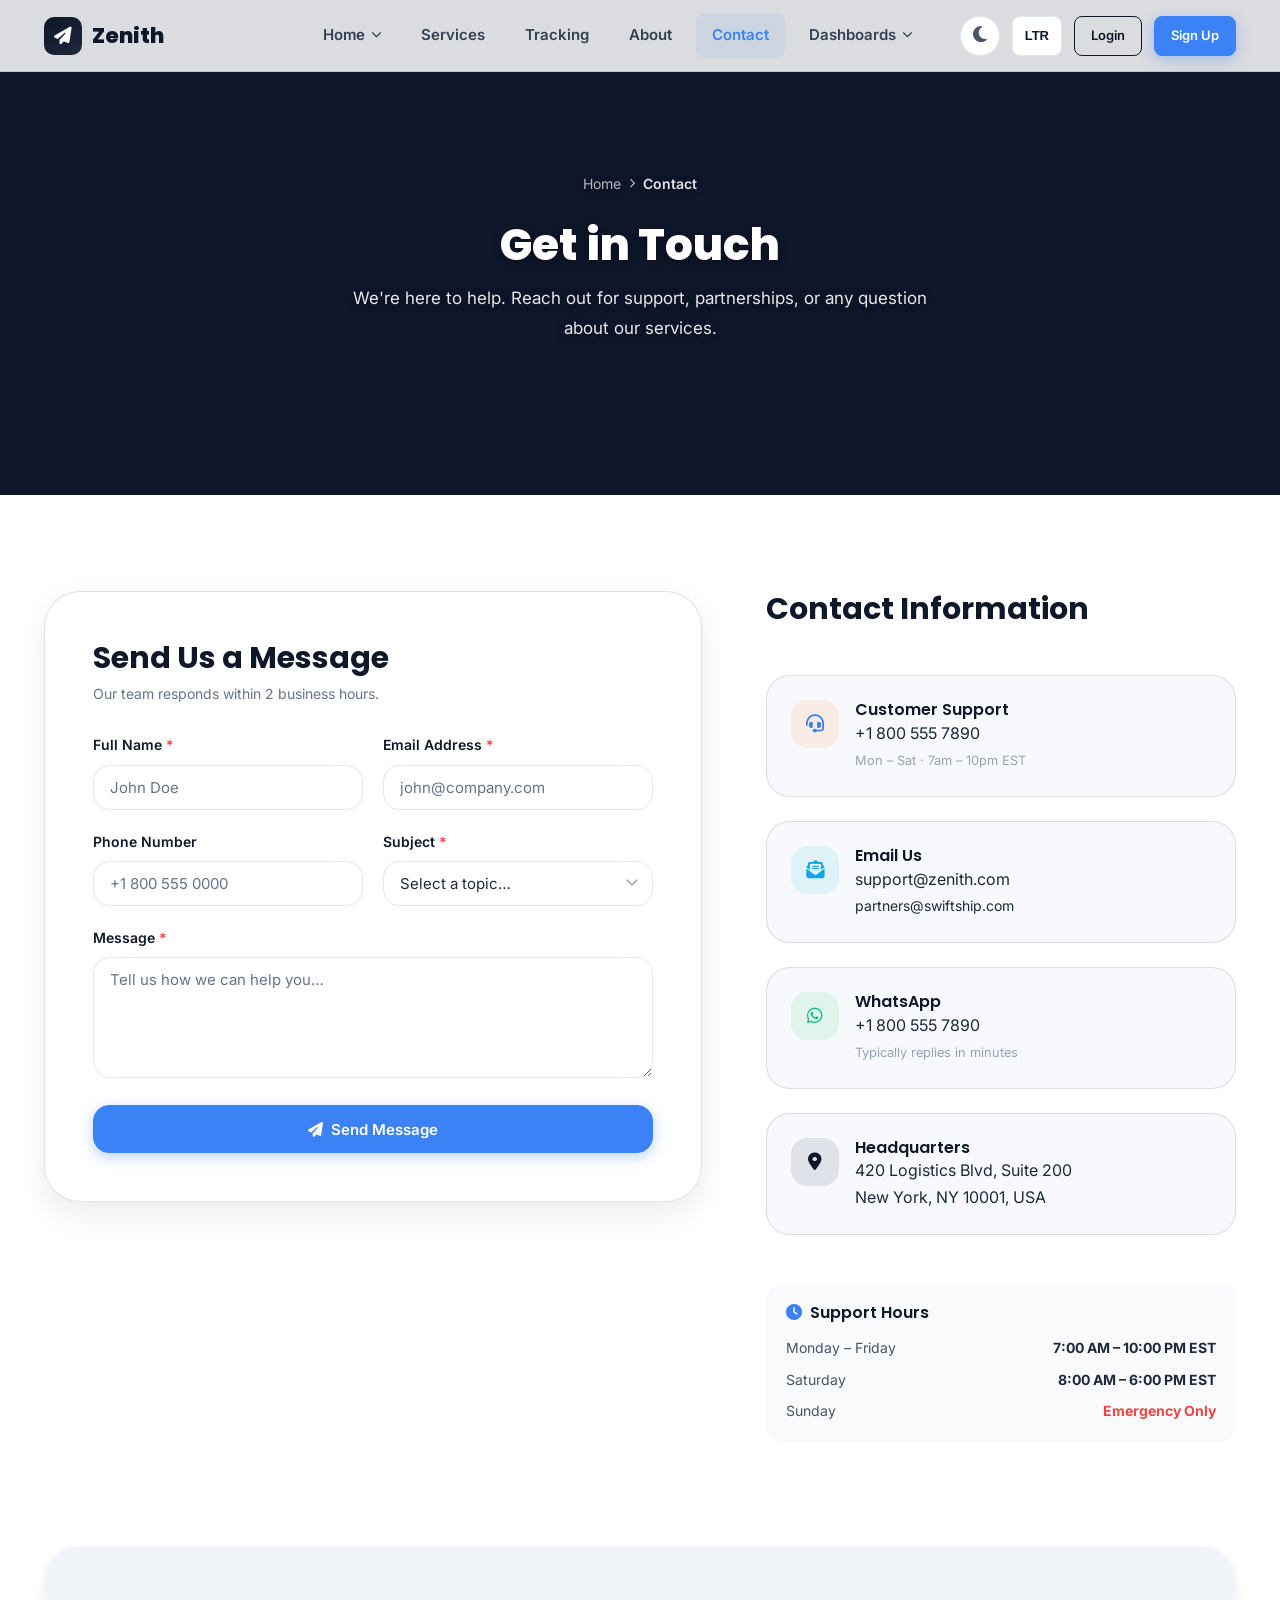
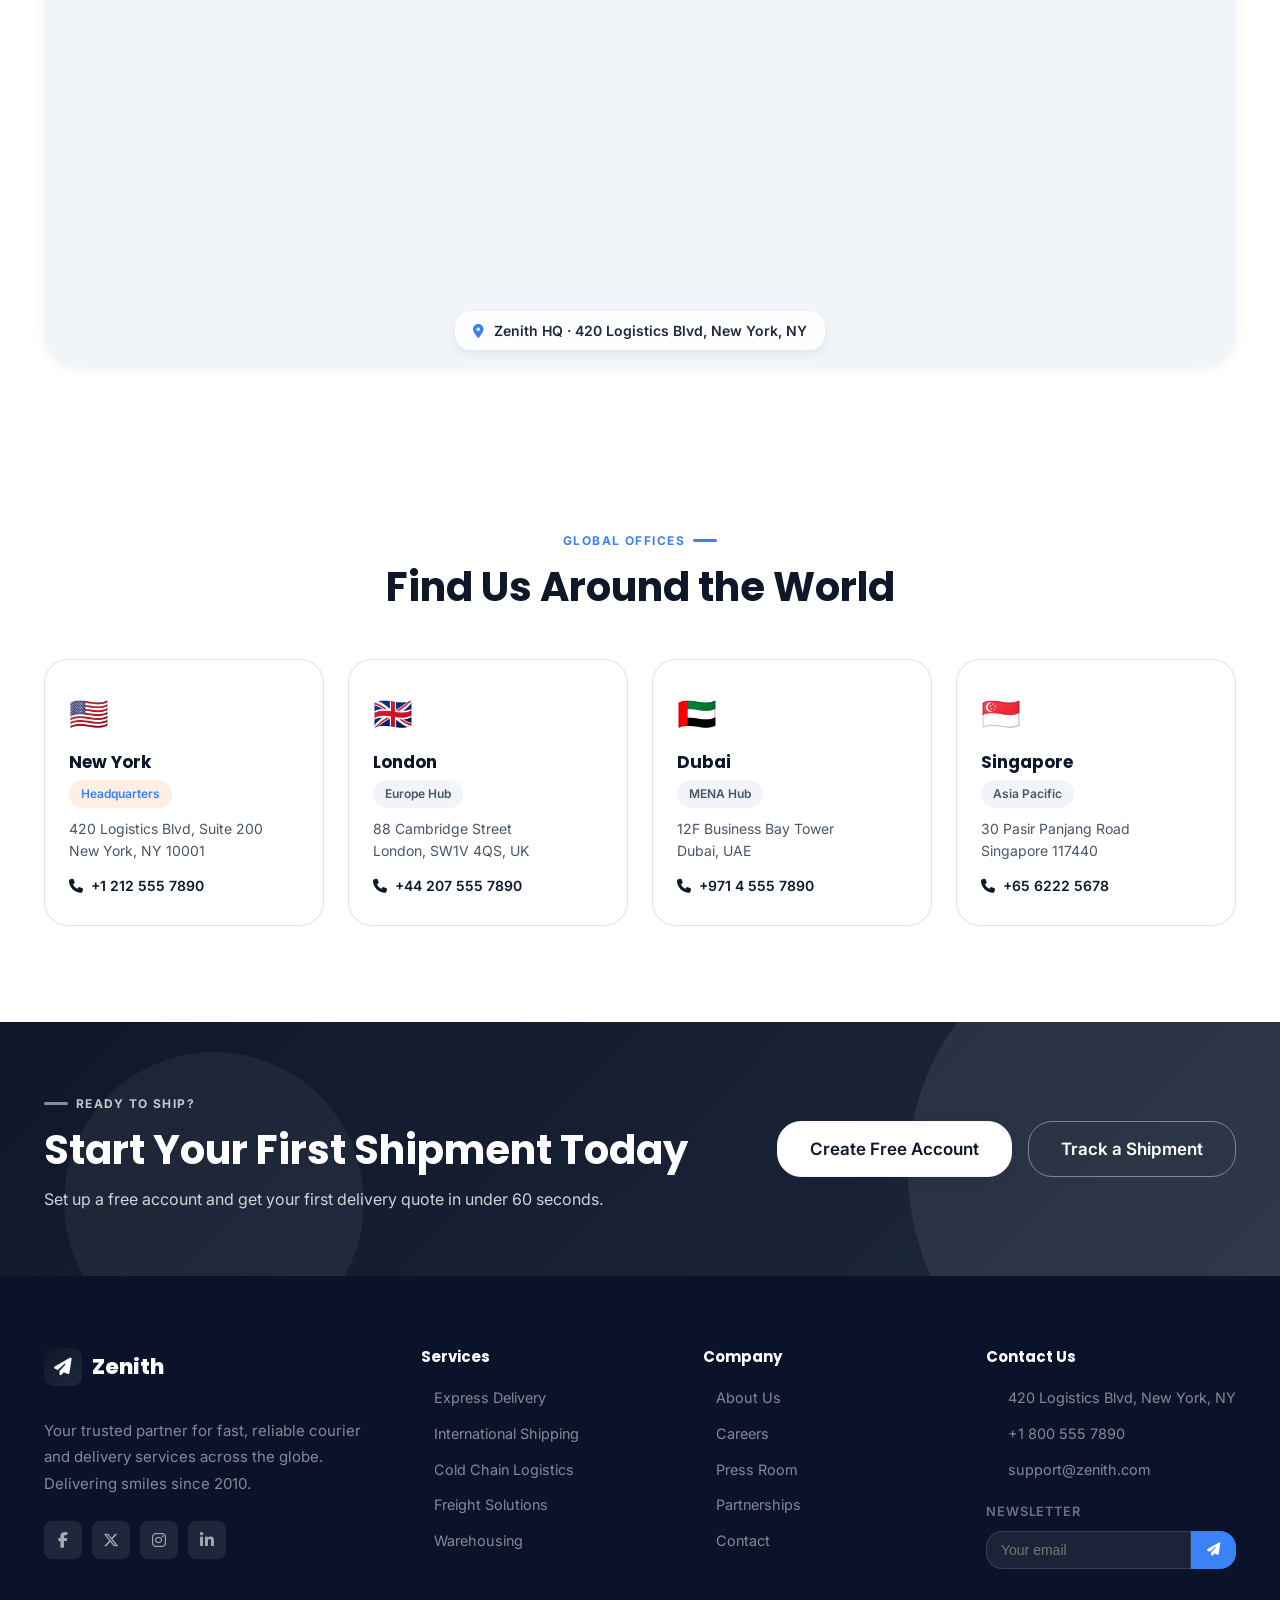
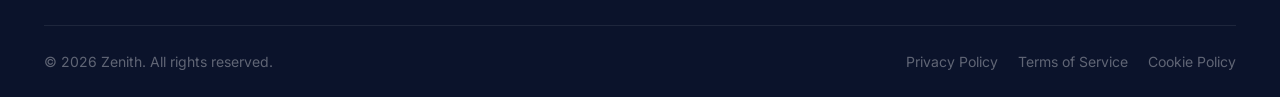
<file: contact.html>
<!DOCTYPE html>
<html lang="en" dir="ltr">
<head>
  <meta charset="UTF-8" />
  <meta name="viewport" content="width=device-width, initial-scale=1.0" />
  <title>Contact Us – Zenith Courier</title>
  <link rel="icon" href="favicon.svg" type="image/svg+xml" />
  <link rel="stylesheet" href="https://cdnjs.cloudflare.com/ajax/libs/font-awesome/6.5.0/css/all.min.css" />
  <link rel="stylesheet" href="css/style.css" />
</head>
<body>

<!-- NAVBAR -->
<nav class="navbar" id="navbar">
  <div class="container nav-inner">
    <a href="index.html" class="nav-brand">
      <div class="nav-brand-icon"><i class="fas fa-paper-plane"></i></div>
      Zenith
    </a>
    <ul class="nav-menu">
      <li class="nav-item">
        <a href="index.html" class="nav-link">Home <i class="fas fa-chevron-down chevron"></i></a>
        <ul class="dropdown-menu">
          <li><a href="index.html"  class="dropdown-item"><i class="fas fa-home"></i> Home 1</a></li>
          <li><a href="index2.html" class="dropdown-item"><i class="fas fa-layer-group"></i> Home 2</a></li>
        </ul>
      </li>
      <li class="nav-item"><a href="services.html"  class="nav-link">Services</a></li>
      <li class="nav-item"><a href="tracking.html"  class="nav-link">Tracking</a></li>
      <li class="nav-item"><a href="about.html"     class="nav-link">About</a></li>
      <li class="nav-item"><a href="contact.html"   class="nav-link active">Contact</a></li>
      <li class="nav-item">
        <a href="#" class="nav-link">Dashboards <i class="fas fa-chevron-down chevron"></i></a>
        <ul class="dropdown-menu">
          <li><a href="dashboard-user.html"  class="dropdown-item"><i class="fas fa-user-circle"></i> User Dashboard</a></li>
          <li><a href="dashboard-admin.html" class="dropdown-item"><i class="fas fa-shield-halved"></i> Admin Dashboard</a></li>
        </ul>
      </li>
    </ul>
    <div class="nav-actions">
      <button class="theme-toggle" id="themeToggle" aria-label="Toggle Theme">
        <i class="fas fa-moon"></i>
      </button>
      <button class="rtl-toggle" title="Toggle RTL/LTR">
        <span>LTR</span>
      </button>
      <a href="login.html"  class="btn btn-outline-primary btn-sm">Login</a>
      <a href="signup.html" class="btn btn-primary btn-sm">Sign Up</a>
      <button class="hamburger" id="hamburger"><span></span><span></span><span></span></button>
    </div>
  </div>
</nav>
<div class="nav-mobile" id="mobileNav">
  <a href="#" class="mobile-nav-link" data-dropdown="#mob-drop-home">Home <i class="fas fa-chevron-down chevron-m"></i></a>
  <div id="mob-drop-home" class="mobile-dropdown">
    <a href="index.html"  class="mobile-dropdown-item"><i class="fas fa-home"></i> Home 1</a>
    <a href="index2.html" class="mobile-dropdown-item"><i class="fas fa-layer-group"></i> Home 2</a>
  </div>
  <a href="services.html"  class="mobile-nav-link">Services</a>
  <a href="tracking.html"  class="mobile-nav-link">Tracking</a>
  <a href="about.html"     class="mobile-nav-link">About</a>
  <a href="contact.html"   class="mobile-nav-link active">Contact</a>
  <a href="#" class="mobile-nav-link" data-dropdown="#mob-drop-dash">Dashboards <i class="fas fa-chevron-down chevron-m"></i></a>
  <div id="mob-drop-dash" class="mobile-dropdown">
    <a href="dashboard-user.html"  class="mobile-dropdown-item"><i class="fas fa-user-circle"></i> User Dashboard</a>
    <a href="dashboard-admin.html" class="mobile-dropdown-item"><i class="fas fa-shield-halved"></i> Admin Dashboard</a>
  </div>
  <div style="padding-top:24px;border-top:1px solid var(--clr-border);margin-top:24px;display:flex;gap:12px;">
    <button class="theme-toggle" id="themeToggleMobile" aria-label="Toggle Theme" style="flex:1;">
      <i class="fas fa-moon"></i>
    </button>
    <button class="rtl-toggle" title="Toggle RTL/LTR" style="flex:1;">
      <span>LTR</span>
    </button>
  </div>
  <div style="display:flex;gap:12px;padding-top:12px;">
    <a href="login.html"  class="btn btn-outline-primary" style="flex:1;text-align:center;">Login</a>
    <a href="signup.html" class="btn btn-primary" style="flex:1;text-align:center;">Sign Up</a>
  </div>
</div>

<!-- PAGE HERO -->
<section class="page-hero" style="background-image: url('https://images.unsplash.com/photo-1534536281715-e28d76689b4d?w=1400&auto=format');">
  <div class="container page-hero-content">
    <nav class="breadcrumb">
      <a href="index.html">Home</a><span class="breadcrumb-sep"><i class="fas fa-chevron-right"></i></span>
      <span class="breadcrumb-current">Contact</span>
    </nav>
    <h1 class="fade-in">Get in Touch</h1>
    <p class="fade-in delay-100">We're here to help. Reach out for support, partnerships, or any question about our services.</p>
  </div>
</section>

<!-- CONTACT GRID -->
<section class="section contact-section">
  <div class="container">
    <div class="contact-grid">

      <!-- FORM -->
      <div class="contact-form-card fade-in">
        <h3 style="margin-bottom:6px;">Send Us a Message</h3>
        <p style="color:var(--clr-gray-500);font-size:.875rem;margin-bottom:28px;">Our team responds within 2 business hours.</p>
        <form id="contact-form" novalidate>
          <div class="form-row">
            <div class="form-group">
              <label class="form-label" for="ct-name">Full Name <span class="req">*</span></label>
              <input class="form-control" type="text" id="ct-name" name="name" placeholder="John Doe" required />
            </div>
            <div class="form-group">
              <label class="form-label" for="ct-email">Email Address <span class="req">*</span></label>
              <input class="form-control" type="email" id="ct-email" name="email" placeholder="john@company.com" required />
            </div>
          </div>
          <div class="form-row">
            <div class="form-group">
              <label class="form-label" for="ct-phone">Phone Number</label>
              <input class="form-control" type="tel" id="ct-phone" name="phone" placeholder="+1 800 555 0000" />
            </div>
            <div class="form-group">
              <label class="form-label" for="ct-subject">Subject <span class="req">*</span></label>
              <select class="form-control" id="ct-subject" name="subject" required>
                <option value="">Select a topic…</option>
                <option>Shipment Inquiry</option>
                <option>Tracking Issue</option>
                <option>Business Partnership</option>
                <option>Careers</option>
                <option>Billing & Payments</option>
                <option>General Question</option>
              </select>
            </div>
          </div>
          <div class="form-group">
            <label class="form-label" for="ct-message">Message <span class="req">*</span></label>
            <textarea class="form-control" id="ct-message" name="message" rows="5" placeholder="Tell us how we can help you…" required></textarea>
          </div>
          <button type="submit" class="btn btn-primary btn-block" id="contact-submit">
            <span id="contact-btn-text"><i class="fas fa-paper-plane"></i>&nbsp; Send Message</span>
            <span id="contact-btn-loading" style="display:none;"><i class="fas fa-spinner fa-spin"></i>&nbsp; Sending…</span>
          </button>
          <div id="contact-success" style="display:none;margin-top:20px;padding:16px 20px;background:rgba(16,185,129,.1);border:1px solid rgba(16,185,129,.3);border-radius:var(--radius-md);color:var(--clr-success);font-size:.9375rem;font-weight:500;">
            <i class="fas fa-check-circle"></i>&nbsp; Message sent! We'll get back to you shortly.
          </div>
        </form>
      </div>

      <!-- INFO -->
      <div class="fade-in delay-100">
        <div class="contact-info-block">
          <h3 style="margin-bottom:24px; color:var(--clr-primary);">Contact Information</h3>
          <div class="info-card">
            <div class="info-icon" style="background:rgba(249,115,22,.1);color:var(--clr-accent);">
              <i class="fas fa-headset"></i>
            </div>
            <div>
              <h6>Customer Support</h6>
              <a href="tel:+18005557890">+1 800 555 7890</a><br>
              <span style="font-size:.8rem;color:var(--clr-gray-400);">Mon – Sat · 7am – 10pm EST</span>
            </div>
          </div>
          <div class="info-card">
            <div class="info-icon" style="background:rgba(6,182,212,.1);color:var(--clr-teal);">
              <i class="fas fa-envelope-open-text"></i>
            </div>
            <div>
              <h6>Email Us</h6>
              <a href="mailto:support@zenith.com">support@zenith.com</a><br>
              <a href="mailto:partners@swiftship.com" style="font-size:.875rem;">partners@swiftship.com</a>
            </div>
          </div>
          <div class="info-card">
            <div class="info-icon" style="background:rgba(34,197,94,.1);color:var(--clr-success);">
              <i class="fab fa-whatsapp"></i>
            </div>
            <div>
              <h6>WhatsApp</h6>
              <a href="https://wa.me/18005557890">+1 800 555 7890</a><br>
              <span style="font-size:.8rem;color:var(--clr-gray-400);">Typically replies in minutes</span>
            </div>
          </div>
          <div class="info-card">
            <div class="info-icon" style="background:rgba(11,37,69,.1);color:var(--clr-primary);">
              <i class="fas fa-location-dot"></i>
            </div>
            <div>
              <h6>Headquarters</h6>
              <span>420 Logistics Blvd, Suite 200<br>New York, NY 10001, USA</span>
            </div>
          </div>

          <!-- Support Hours -->
          <div style="margin-top:24px;padding:20px;background:var(--clr-gray-50);border-radius:var(--radius-md);">
            <h6 style="margin-bottom:14px;"><i class="fas fa-clock" style="color:var(--clr-accent);margin-right:8px;"></i>Support Hours</h6>
            <div style="display:flex;flex-direction:column;gap:8px;font-size:.875rem;">
              <div style="display:flex;justify-content:space-between;"><span style="color:var(--clr-gray-600);">Monday – Friday</span><strong>7:00 AM – 10:00 PM EST</strong></div>
              <div style="display:flex;justify-content:space-between;"><span style="color:var(--clr-gray-600);">Saturday</span><strong>8:00 AM – 6:00 PM EST</strong></div>
              <div style="display:flex;justify-content:space-between;"><span style="color:var(--clr-gray-600);">Sunday</span><strong style="color:var(--clr-danger);">Emergency Only</strong></div>
            </div>
          </div>
        </div>
      </div>
    </div>
  </div>
</section>

<!-- MAP -->
<section style="padding:0 0 64px;">
  <div class="container">
    <div class="map-embed">
      <iframe
        src="https://www.openstreetmap.org/export/embed.html?bbox=-74.0281%2C40.7440%2C-73.9717%2C40.7580&layer=mapnik&marker=40.7517%2C-73.9999"
        title="Zenith HQ – New York City"
        allowfullscreen
        loading="lazy">
      </iframe>
      <div class="map-pin-label">
        <i class="fas fa-map-marker-alt" style="color:var(--clr-accent);margin-right:6px;"></i>
        Zenith HQ · 420 Logistics Blvd, New York, NY
      </div>
    </div>
  </div>
</section>

<!-- OFFICE LOCATIONS -->
<section class="section" style="background:var(--clr-off-white);">
  <div class="container">
    <div class="section-header-center fade-in" style="margin-bottom:48px;">
      <span class="section-label">Global Offices</span>
      <h2 class="section-title">Find Us Around the World</h2>
    </div>
    <div class="grid-4">
      <div class="office-card fade-in delay-100">
        <div class="office-card-flag">🇺🇸</div>
        <h5>New York</h5>
        <span class="badge badge-accent" style="margin-bottom:10px;">Headquarters</span>
        <p>420 Logistics Blvd, Suite 200<br>New York, NY 10001</p>
        <a href="tel:+12125557890" class="office-phone"><i class="fas fa-phone"></i> +1 212 555 7890</a>
      </div>
      <div class="office-card fade-in delay-200">
        <div class="office-card-flag">🇬🇧</div>
        <h5>London</h5>
        <span class="badge badge-secondary" style="margin-bottom:10px;">Europe Hub</span>
        <p>88 Cambridge Street<br>London, SW1V 4QS, UK</p>
        <a href="tel:+442075557890" class="office-phone"><i class="fas fa-phone"></i> +44 207 555 7890</a>
      </div>
      <div class="office-card fade-in delay-300">
        <div class="office-card-flag">🇦🇪</div>
        <h5>Dubai</h5>
        <span class="badge badge-secondary" style="margin-bottom:10px;">MENA Hub</span>
        <p>12F Business Bay Tower<br>Dubai, UAE</p>
        <a href="tel:+97145557890" class="office-phone"><i class="fas fa-phone"></i> +971 4 555 7890</a>
      </div>
      <div class="office-card fade-in delay-100">
        <div class="office-card-flag">🇸🇬</div>
        <h5>Singapore</h5>
        <span class="badge badge-secondary" style="margin-bottom:10px;">Asia Pacific</span>
        <p>30 Pasir Panjang Road<br>Singapore 117440</p>
        <a href="tel:+6562225678" class="office-phone"><i class="fas fa-phone"></i> +65 6222 5678</a>
      </div>
    </div>
  </div>
</section>

<!-- CTA -->
<section class="section-sm cta-section">
  <div class="container">
    <div class="cta-inner">
      <div>
        <span class="section-label" style="color:rgba(255,255,255,.75);">Ready to Ship?</span>
        <h2 style="color:var(--clr-white);margin-bottom:12px;">Start Your First Shipment Today</h2>
        <p style="color:rgba(255,255,255,.8);">Set up a free account and get your first delivery quote in under 60 seconds.</p>
      </div>
      <div class="cta-btns">
        <a href="signup.html"    class="btn btn-white btn-lg">Create Free Account</a>
        <a href="tracking.html"  class="btn btn-outline btn-lg">Track a Shipment</a>
      </div>
    </div>
  </div>
</section>

<footer class="footer">
  <div class="container">
    <div class="footer-top">
      <!-- Brand -->
      <div>
        <a href="index.html" class="nav-brand footer-brand">
          <div class="nav-brand-icon"><i class="fas fa-paper-plane"></i></div>
          Zenith
        </a>
        <p class="footer-desc">Your trusted partner for fast, reliable courier and delivery services across the globe. Delivering smiles since 2010.</p>
        <div class="footer-socials">
          <a href="#" class="social-btn" aria-label="Facebook"><i class="fab fa-facebook-f"></i></a>
          <a href="#" class="social-btn" aria-label="Twitter/X"><i class="fab fa-x-twitter"></i></a>
          <a href="#" class="social-btn" aria-label="Instagram"><i class="fab fa-instagram"></i></a>
          <a href="#" class="social-btn" aria-label="LinkedIn"><i class="fab fa-linkedin-in"></i></a>
        </div>
      </div>
      <!-- Services -->
      <div>
        <h6 class="footer-col-title">Services</h6>
        <ul class="footer-links">
          <li><a href="services.html" class="footer-link"><i class="fas fa-chevron-right"></i> Express Delivery</a></li>
          <li><a href="services.html" class="footer-link"><i class="fas fa-chevron-right"></i> International Shipping</a></li>
          <li><a href="services.html" class="footer-link"><i class="fas fa-chevron-right"></i> Cold Chain Logistics</a></li>
          <li><a href="services.html" class="footer-link"><i class="fas fa-chevron-right"></i> Freight Solutions</a></li>
          <li><a href="services.html" class="footer-link"><i class="fas fa-chevron-right"></i> Warehousing</a></li>
        </ul>
      </div>
      <!-- Company -->
      <div>
        <h6 class="footer-col-title">Company</h6>
        <ul class="footer-links">
          <li><a href="about.html"   class="footer-link"><i class="fas fa-chevron-right"></i> About Us</a></li>
          <li><a href="#"            class="footer-link"><i class="fas fa-chevron-right"></i> Careers</a></li>
          <li><a href="#"            class="footer-link"><i class="fas fa-chevron-right"></i> Press Room</a></li>
          <li><a href="#"            class="footer-link"><i class="fas fa-chevron-right"></i> Partnerships</a></li>
          <li><a href="contact.html" class="footer-link"><i class="fas fa-chevron-right"></i> Contact</a></li>
        </ul>
      </div>
      <!-- Contact -->
      <div>
        <h6 class="footer-col-title">Contact Us</h6>
        <ul class="footer-links">
          <li class="footer-link" style="cursor:default;"><i class="fas fa-map-marker-alt" style="color:var(--clr-accent);width:16px;"></i> 420 Logistics Blvd, New York, NY</li>
          <li><a href="tel:+18005557890" class="footer-link"><i class="fas fa-phone" style="color:var(--clr-accent);width:16px;"></i> +1 800 555 7890</a></li>
          <li><a href="mailto:support@zenith.com" class="footer-link"><i class="fas fa-envelope" style="color:var(--clr-accent);width:16px;"></i> support@zenith.com</a></li>
        </ul>
        <!-- Newsletter -->
        <div style="margin-top:20px;">
          <div style="font-size:.8rem;color:rgba(255,255,255,.4);margin-bottom:8px;font-weight:600;text-transform:uppercase;letter-spacing:.07em;">Newsletter</div>
          <div style="display:flex;gap:0;">
            <input type="email" placeholder="Your email" style="flex:1;background:rgba(255,255,255,.07);border:1px solid rgba(255,255,255,.12);border-radius:var(--radius-md) 0 0 var(--radius-md);padding:10px 14px;color:var(--clr-white);font-size:.875rem;outline:none;" />
            <button style="background:var(--clr-accent);border:none;border-radius:0 var(--radius-md) var(--radius-md) 0;padding:10px 16px;color:var(--clr-white);cursor:pointer;"><i class="fas fa-paper-plane"></i></button>
          </div>
        </div>
      </div>
    </div>

    <!-- Footer Bottom -->
    <div class="footer-bottom">
      <p class="footer-copy">© 2026 Zenith. All rights reserved.</p>
      <div class="footer-bottom-links">
        <a href="#" class="footer-bottom-link">Privacy Policy</a>
        <a href="#" class="footer-bottom-link">Terms of Service</a>
        <a href="#" class="footer-bottom-link">Cookie Policy</a>
      </div>
    </div>
  </div>
</footer>

<script src="js/main.js"></script>
</body>
</html>
</file>
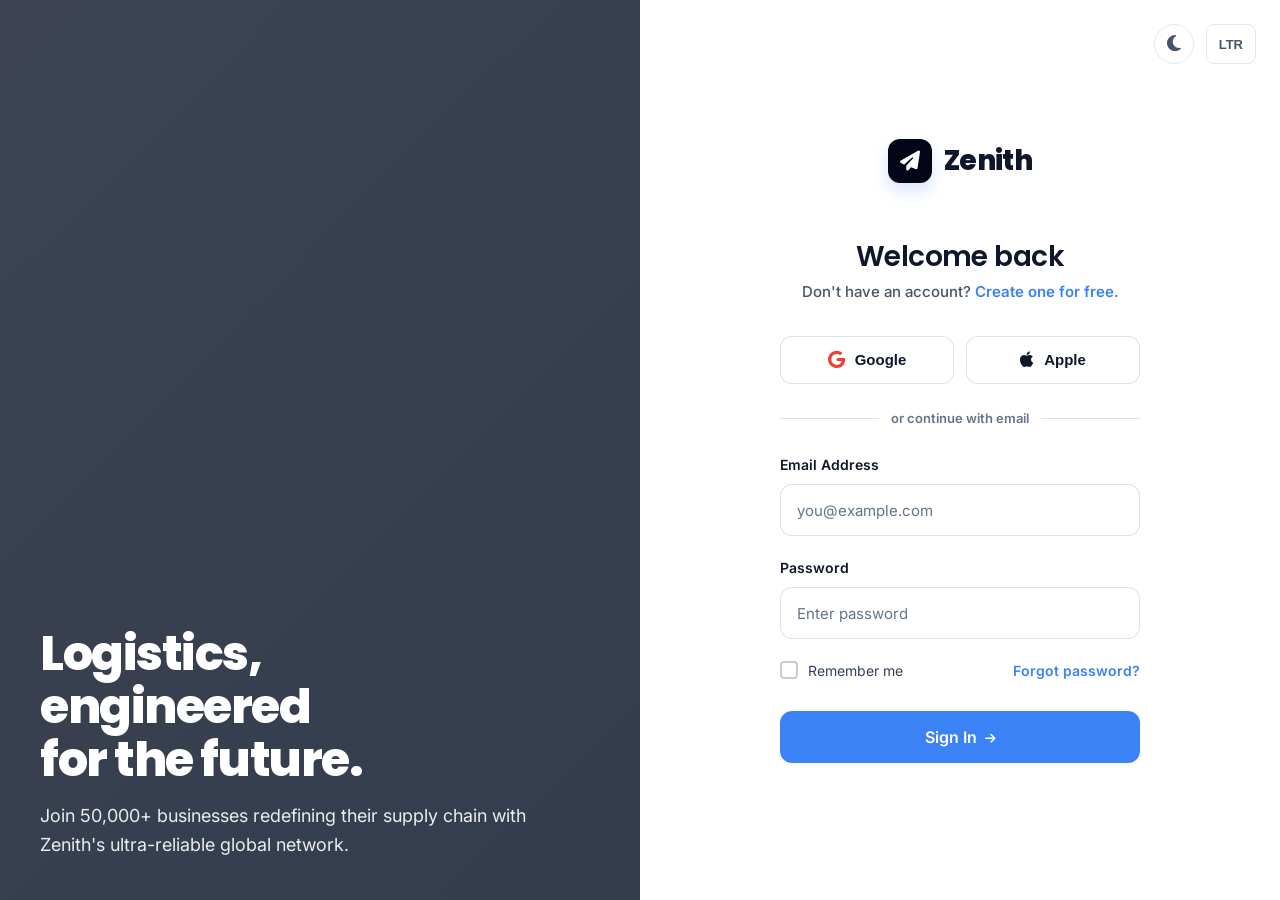
<file: login.html>
<!DOCTYPE html>
<html lang="en" dir="ltr">

<head>
  <meta charset="UTF-8" />
  <meta name="viewport" content="width=device-width, initial-scale=1.0" />
  <title>Login – Zenith</title>
  <link rel="icon" href="favicon.svg" type="image/svg+xml" />
  <link rel="stylesheet" href="https://cdnjs.cloudflare.com/ajax/libs/font-awesome/6.5.0/css/all.min.css" />
  <!-- Optional modern font override for brand feel -->
  <link
    href="https://fonts.googleapis.com/css2?family=Inter:wght@400;500;600&family=Plus+Jakarta+Sans:wght@700;800&display=swap"
    rel="stylesheet">
  <link rel="stylesheet" href="css/style.css" />
  <link rel="stylesheet" href="css/auth.css" />
</head>

<body class="auth-page">

  <!-- Top-right Actions (Theme & RTL Toggles) -->
  <div class="auth-top-actions">
    <button class="theme-toggle" id="themeToggle" aria-label="Toggle Theme">
      <i class="fas fa-moon"></i>
    </button>
    <button class="auth-rtl-toggle" title="Toggle RTL/LTR">
      <span>LTR</span>
    </button>
  </div>

  <div class="auth-wrapper">

    <!-- LEFT PANEL (Brand / Visual) -->
    <div class="auth-left">
      <div class="auth-left-content">
        <h2>Logistics,<br>engineered<br>for the future.</h2>
        <p>Join 50,000+ businesses redefining their supply chain with Zenith's ultra-reliable global network.</p>
      </div>
    </div>

    <!-- RIGHT PANEL (Form) -->
    <div class="auth-right">

      <div class="auth-right-inner">
        <!-- Brand Logo Centered -->
        <div class="auth-brand-center">
          <a href="index.html" class="auth-card-logo">
            <div class="icon-box"><i class="fas fa-paper-plane"></i></div>
            <span>Zenith</span>
          </a>
        </div>
        <div class="auth-form-illustration">
        </div>
        <h3 class="auth-heading">Welcome back</h3>
        <p class="auth-subhead">Don't have an account? <a href="signup.html">Create one for free.</a></p>

        <!-- SOCIAL -->
        <div class="social-auth-btns">
          <button class="social-auth-btn google"><i class="fab fa-google" style="color:#EA4335;"></i> Google</button>
          <button class="social-auth-btn apple"><i class="fab fa-apple"></i> Apple</button>
        </div>

        <div class="auth-divider">or continue with email</div>

        <form id="login-form" novalidate>
          <div class="form-group">
            <label class="form-label" for="login-email">Email Address</label>
            <input class="form-control" type="email" id="login-email" name="email" placeholder="you@example.com"
              autocomplete="email" required />
            <p class="field-error" id="err-email"></p>
          </div>

          <div class="form-group">
            <label class="form-label" for="login-password">Password</label>
            <div class="input-password-wrap">
              <input class="form-control" type="password" id="login-password" name="password"
                placeholder="Enter password" autocomplete="current-password" required />
              <button class="toggle-password" type="button" tabindex="-1">
                <i class="fas fa-eye-slash"></i>
              </button>
            </div>
            <p class="field-error" id="err-password"></p>
          </div>

          <div class="auth-options">
            <div class="check-row">
              <input type="checkbox" id="remember-me" />
              <label for="remember-me">Remember me</label>
            </div>
            <a href="#" class="auth-forgot-link">Forgot password?</a>
          </div>

          <button type="submit" class="auth-submit-btn" id="login-submit">
            <span id="login-btn-text">Sign In <i class="fas fa-arrow-right"
                style="margin-left:4px; font-size:12px;"></i></span>
            <span id="login-btn-loading" style="display:none;"><i class="fas fa-circle-notch fa-spin"></i>&nbsp; Signing
              in…</span>
          </button>
        </form>

        <!-- No footer as requested -->
      </div>
      </div>
    </div>

  </div>

  <script src="js/main.js"></script>
  <script>
    // Toggle Password Vis.
    const pwdWrap = document.querySelector('.input-password-wrap');
    if (pwdWrap) {
      const btn = pwdWrap.querySelector('.toggle-password');
      const inp = pwdWrap.querySelector('input');
      btn.addEventListener('click', () => {
        if (inp.type === 'password') {
          inp.type = 'text';
          btn.innerHTML = '<i class="fas fa-eye"></i>';
        } else {
          inp.type = 'password';
          btn.innerHTML = '<i class="fas fa-eye-slash"></i>';
        }
      });
    }

    /* ── LOGIN VALIDATION ─────────────────────────────────── */
    const EMAIL_RE = /^[^\s@]+@[^\s@]+\.[^\s@]{2,}$/;

    function setError(id, msg) {
      const el = document.getElementById(id);
      if (!el) return;
      el.textContent = msg;
      el.classList.toggle('visible', !!msg);
      const inp = el.previousElementSibling?.tagName === 'INPUT' ? el.previousElementSibling : el.previousElementSibling?.querySelector('input');
      if (inp) {
        inp.classList.toggle('is-invalid', !!msg);
        inp.classList.toggle('is-valid', !msg && inp.value.trim() !== '');
      }
    }

    function clearError(id) { setError(id, ''); }

    function validateLoginForm() {
      let ok = true;
      const email = document.getElementById('login-email');
      const pwd = document.getElementById('login-password');

      if (!email.value.trim()) { setError('err-email', 'Email address is required.'); ok = false; }
      else if (!EMAIL_RE.test(email.value.trim())) { setError('err-email', 'Enter a valid email address.'); ok = false; }
      else clearError('err-email');

      if (!pwd.value) { setError('err-password', 'Password is required.'); ok = false; }
      else if (pwd.value.length < 8) { setError('err-password', 'Must be at least 8 characters.'); ok = false; }
      else clearError('err-password');

      return ok;
    }

    ['login-email', 'login-password'].forEach(id => {
      const el = document.getElementById(id);
      if (el) el.addEventListener('input', () => clearError('err-' + id.replace('login-', '')));
    });

    const loginForm = document.getElementById('login-form');
    if (loginForm) {
      loginForm.addEventListener('submit', e => {
        e.preventDefault();
        if (!validateLoginForm()) return;
        document.getElementById('login-btn-text').style.display = 'none';
        document.getElementById('login-btn-loading').style.display = 'inline-block';
        document.getElementById('login-submit').disabled = true;
        setTimeout(() => { window.location.href = 'dashboard-user.html'; }, 1000);
      });
    }
  </script>
</body>

</html>
</file>
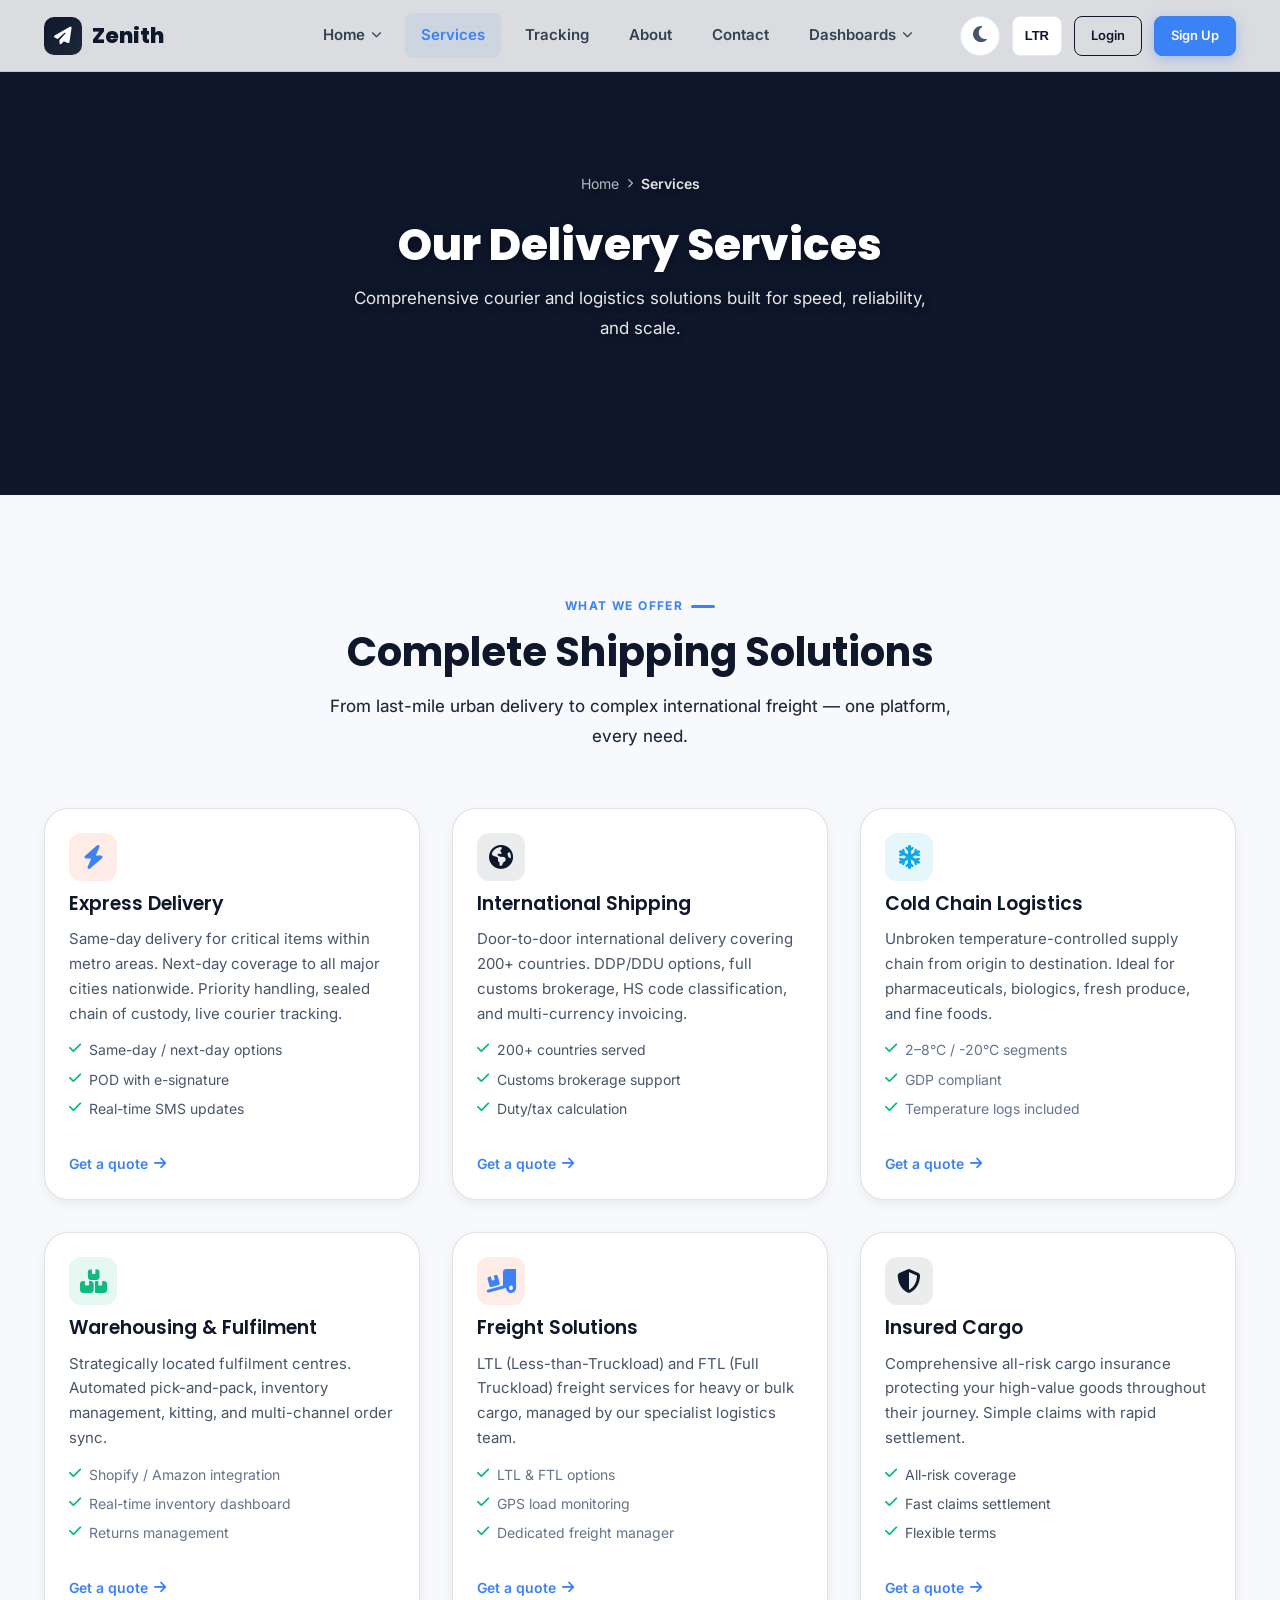
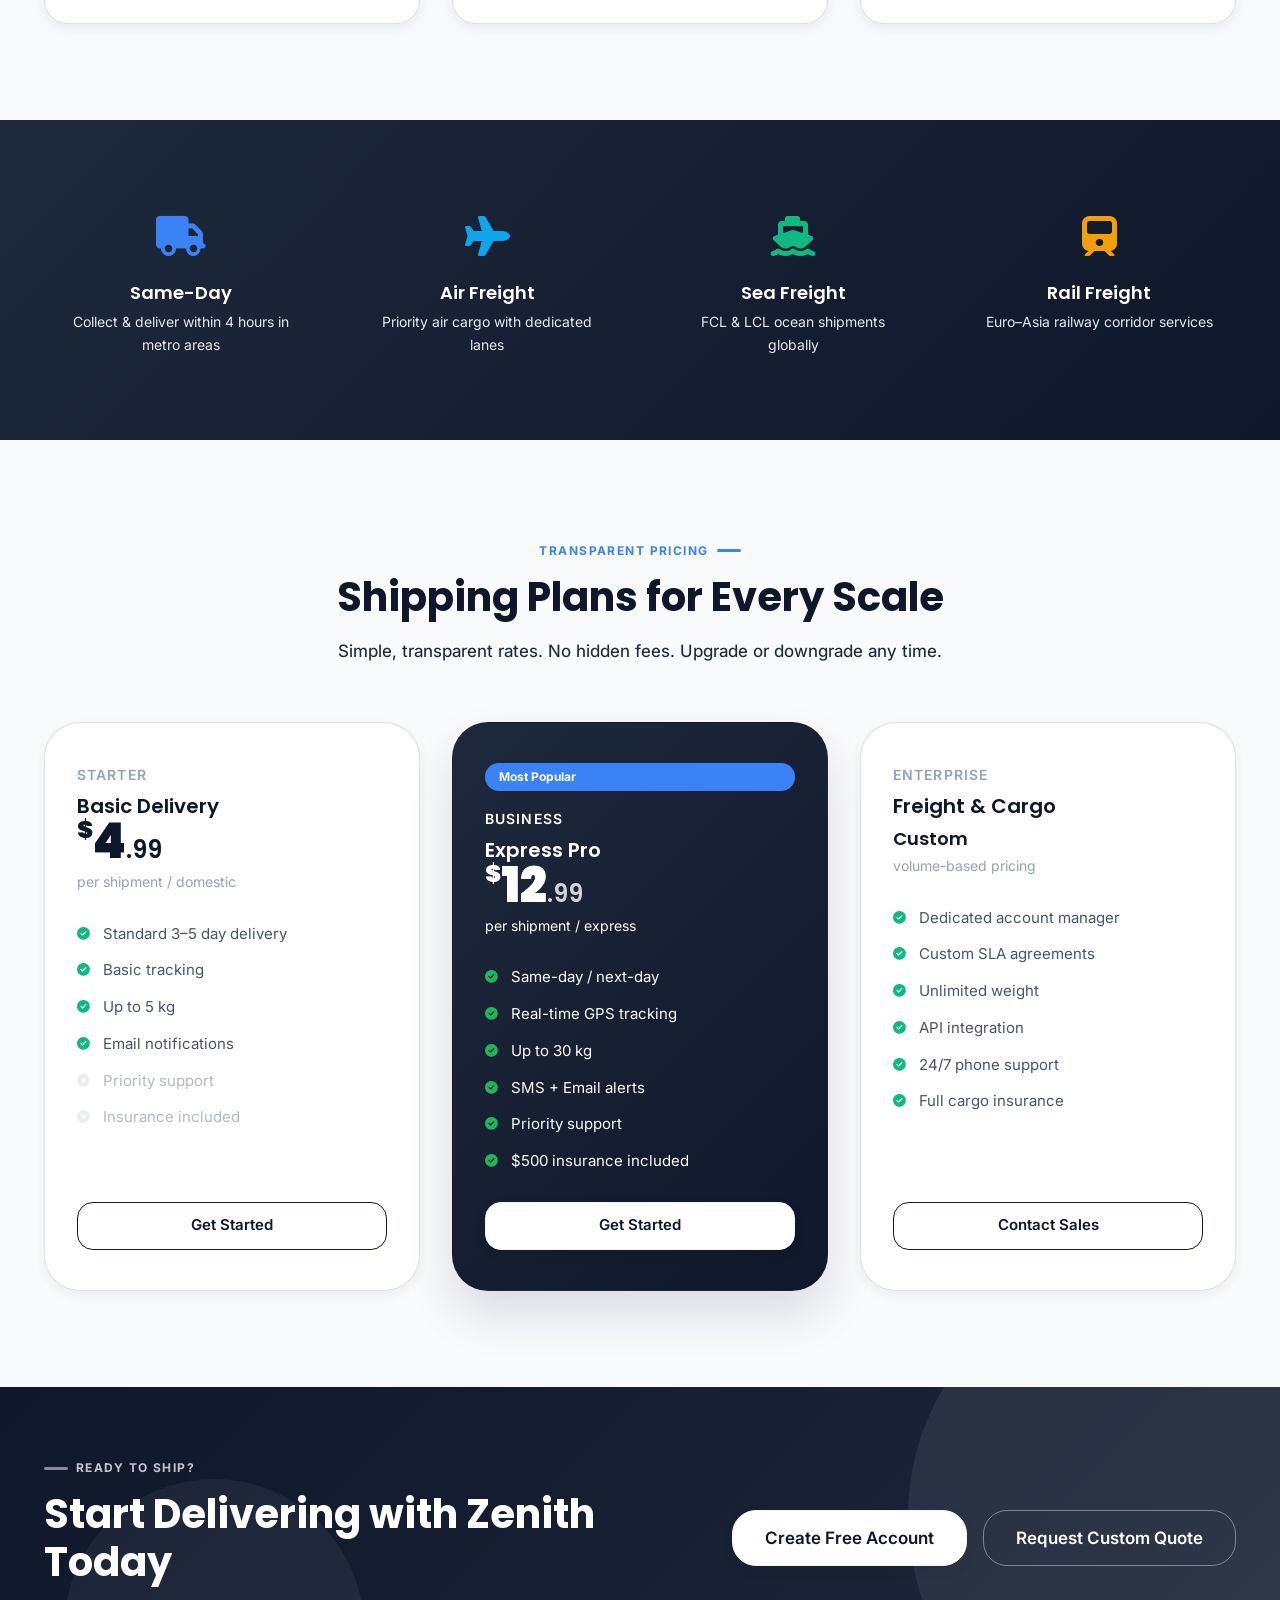
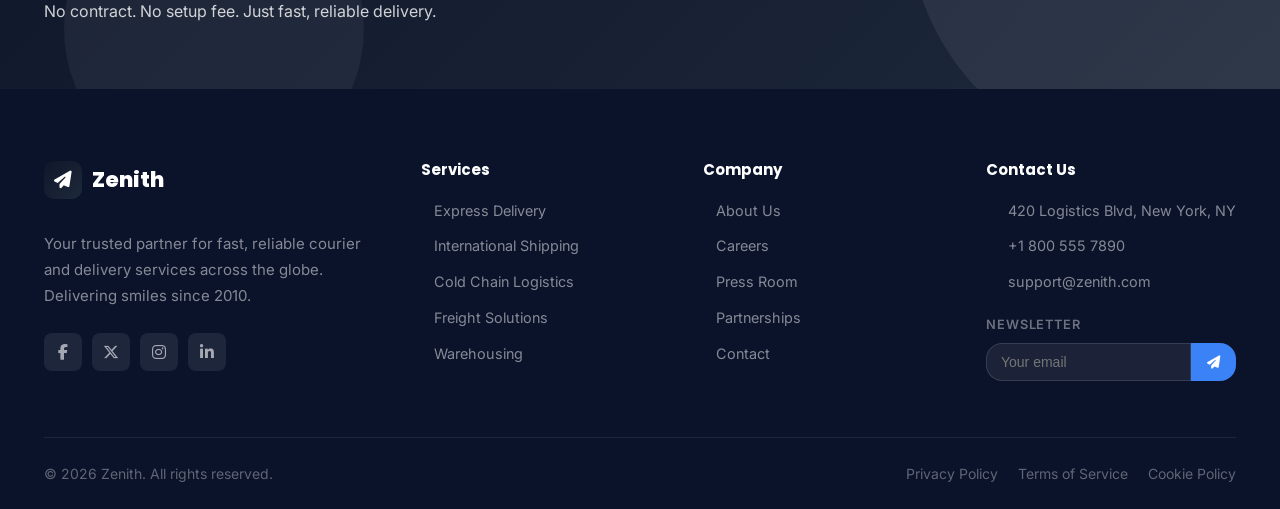
<file: services.html>
<!DOCTYPE html>
<html lang="en" dir="ltr">
<head>
  <meta charset="UTF-8" />
  <meta name="viewport" content="width=device-width, initial-scale=1.0" />
  <title>Services – Zenith Courier & Delivery</title>
  <link rel="icon" href="favicon.svg" type="image/svg+xml" />
  <link rel="stylesheet" href="https://cdnjs.cloudflare.com/ajax/libs/font-awesome/6.5.0/css/all.min.css" />
  <link rel="stylesheet" href="css/style.css" />
</head>
<body>

<!-- NAVBAR -->
<nav class="navbar" id="navbar">
  <div class="container nav-inner">
    <a href="index.html" class="nav-brand">
      <div class="nav-brand-icon"><i class="fas fa-paper-plane"></i></div>
      Zenith
    </a>
    <ul class="nav-menu">
      <li class="nav-item">
        <a href="index.html" class="nav-link">Home <i class="fas fa-chevron-down chevron"></i></a>
        <ul class="dropdown-menu">
          <li><a href="index.html"  class="dropdown-item"><i class="fas fa-home"></i> Home 1</a></li>
          <li><a href="index2.html" class="dropdown-item"><i class="fas fa-layer-group"></i> Home 2</a></li>
        </ul>
      </li>
      <li class="nav-item"><a href="services.html"  class="nav-link active">Services</a></li>
      <li class="nav-item"><a href="tracking.html"  class="nav-link">Tracking</a></li>
      <li class="nav-item"><a href="about.html"     class="nav-link">About</a></li>
      <li class="nav-item"><a href="contact.html"   class="nav-link">Contact</a></li>
      <li class="nav-item">
        <a href="#" class="nav-link">Dashboards <i class="fas fa-chevron-down chevron"></i></a>
        <ul class="dropdown-menu">
          <li><a href="dashboard-user.html"  class="dropdown-item"><i class="fas fa-user-circle"></i> User Dashboard</a></li>
          <li><a href="dashboard-admin.html" class="dropdown-item"><i class="fas fa-shield-halved"></i> Admin Dashboard</a></li>
        </ul>
      </li>
    </ul>
    <div class="nav-actions">
      <button class="theme-toggle" id="themeToggle" aria-label="Toggle Theme">
        <i class="fas fa-moon"></i>
      </button>
      <button class="rtl-toggle" title="Toggle RTL/LTR">
        <span>LTR</span>
      </button>
      <a href="login.html"  class="btn btn-outline-primary btn-sm">Login</a>
      <a href="signup.html" class="btn btn-primary btn-sm">Sign Up</a>
      <button class="hamburger" id="hamburger"><span></span><span></span><span></span></button>
    </div>
  </div>
</nav>
<div class="nav-mobile" id="mobileNav">
  <a href="#" class="mobile-nav-link" data-dropdown="#mob-drop-home">Home <i class="fas fa-chevron-down chevron-m"></i></a>
  <div id="mob-drop-home" class="mobile-dropdown">
    <a href="index.html"  class="mobile-dropdown-item"><i class="fas fa-home"></i> Home 1</a>
    <a href="index2.html" class="mobile-dropdown-item"><i class="fas fa-layer-group"></i> Home 2</a>
  </div>
  <a href="services.html"  class="mobile-nav-link active">Services</a>
  <a href="tracking.html"  class="mobile-nav-link">Tracking</a>
  <a href="about.html"     class="mobile-nav-link">About</a>
  <a href="contact.html"   class="mobile-nav-link">Contact</a>
  <a href="#" class="mobile-nav-link" data-dropdown="#mob-drop-dash">Dashboards <i class="fas fa-chevron-down chevron-m"></i></a>
  <div id="mob-drop-dash" class="mobile-dropdown">
    <a href="dashboard-user.html"  class="mobile-dropdown-item"><i class="fas fa-user-circle"></i> User Dashboard</a>
    <a href="dashboard-admin.html" class="mobile-dropdown-item"><i class="fas fa-shield-halved"></i> Admin Dashboard</a>
  </div>
  <div style="padding-top:24px;border-top:1px solid var(--clr-border);margin-top:24px;display:flex;gap:12px;">
    <button class="theme-toggle" id="themeToggleMobile" aria-label="Toggle Theme" style="flex:1;">
      <i class="fas fa-moon"></i>
    </button>
    <button class="rtl-toggle" title="Toggle RTL/LTR" style="flex:1;">
      <span>LTR</span>
    </button>
  </div>
  <div style="display:flex;gap:12px;padding-top:12px;">
    <a href="login.html"  class="btn btn-outline-primary" style="flex:1;text-align:center;">Login</a>
    <a href="signup.html" class="btn btn-primary" style="flex:1;text-align:center;">Sign Up</a>
  </div>
</div>

<!-- PAGE HERO -->
<section class="page-hero" style="background-image: url('https://images.unsplash.com/photo-1586528116311-ad8dd3c8310d?w=1400&auto=format');">
  <div class="container page-hero-content">
    <nav class="breadcrumb">
      <a href="index.html">Home</a><span class="breadcrumb-sep"><i class="fas fa-chevron-right"></i></span>
      <span class="breadcrumb-current">Services</span>
    </nav>
    <h1 class="fade-in">Our Delivery Services</h1>
    <p class="fade-in delay-100">Comprehensive courier and logistics solutions built for speed, reliability, and scale.</p>
  </div>
</section>

<!-- SERVICES OVERVIEW CARDS -->
<section class="section services-section">
  <div class="container">
    <div class="section-header-center fade-in" style="margin-bottom:56px;">
      <span class="section-label">What We Offer</span>
      <h2 class="section-title">Complete Shipping Solutions</h2>
      <p class="section-desc">From last-mile urban delivery to complex international freight — one platform, every need.</p>
    </div>

    <div class="grid-3" style="align-items:stretch;">
      <div class="service-card fade-in delay-100">
        <div class="card-icon card-icon-accent"><i class="fas fa-bolt"></i></div>
        <h4>Express Delivery</h4>
        <p>Same-day delivery for critical items within metro areas. Next-day coverage to all major cities nationwide. Priority handling, sealed chain of custody, live courier tracking.</p>
        <ul style="font-size:.875rem;color:var(--clr-gray-600);margin-bottom:20px;display:flex;flex-direction:column;gap:6px;">
          <li style="display:flex;gap:8px;"><i class="fas fa-check" style="color:var(--clr-success);margin-top:3px;"></i> Same-day / next-day options</li>
          <li style="display:flex;gap:8px;"><i class="fas fa-check" style="color:var(--clr-success);margin-top:3px;"></i> POD with e-signature</li>
          <li style="display:flex;gap:8px;"><i class="fas fa-check" style="color:var(--clr-success);margin-top:3px;"></i> Real-time SMS updates</li>
        </ul>
        <a href="contact.html" class="cta-link">Get a quote <i class="fas fa-arrow-right"></i></a>
      </div>
      <div class="service-card fade-in delay-200">
        <div class="card-icon card-icon-primary"><i class="fas fa-globe-americas"></i></div>
        <h4>International Shipping</h4>
        <p>Door-to-door international delivery covering 200+ countries. DDP/DDU options, full customs brokerage, HS code classification, and multi-currency invoicing.</p>
        <ul style="font-size:.875rem;color:var(--clr-gray-600);margin-bottom:20px;display:flex;flex-direction:column;gap:6px;">
          <li style="display:flex;gap:8px;"><i class="fas fa-check" style="color:var(--clr-success);margin-top:3px;"></i> 200+ countries served</li>
          <li style="display:flex;gap:8px;"><i class="fas fa-check" style="color:var(--clr-success);margin-top:3px;"></i> Customs brokerage support</li>
          <li style="display:flex;gap:8px;"><i class="fas fa-check" style="color:var(--clr-success);margin-top:3px;"></i> Duty/tax calculation</li>
        </ul>
        <a href="contact.html" class="cta-link">Get a quote <i class="fas fa-arrow-right"></i></a>
      </div>
      <div class="service-card fade-in delay-300">
        <div class="card-icon card-icon-teal"><i class="fas fa-snowflake"></i></div>
        <h4>Cold Chain Logistics</h4>
        <p>Unbroken temperature-controlled supply chain from origin to destination. Ideal for pharmaceuticals, biologics, fresh produce, and fine foods.</p>
        <ul style="font-size:.875rem;color:var(--clr-gray-500);margin-bottom:20px;display:flex;flex-direction:column;gap:6px;">
          <li style="display:flex;gap:8px;"><i class="fas fa-check" style="color:var(--clr-success);margin-top:3px;"></i> 2–8°C / -20°C segments</li>
          <li style="display:flex;gap:8px;"><i class="fas fa-check" style="color:var(--clr-success);margin-top:3px;"></i> GDP compliant</li>
          <li style="display:flex;gap:8px;"><i class="fas fa-check" style="color:var(--clr-success);margin-top:3px;"></i> Temperature logs included</li>
        </ul>
        <a href="contact.html" class="cta-link">Get a quote <i class="fas fa-arrow-right"></i></a>
      </div>
      <div class="service-card fade-in delay-100">
        <div class="card-icon card-icon-success"><i class="fas fa-boxes-stacked"></i></div>
        <h4>Warehousing & Fulfilment</h4>
        <p>Strategically located fulfilment centres. Automated pick-and-pack, inventory management, kitting, and multi-channel order sync.</p>
        <ul style="font-size:.875rem;color:var(--clr-gray-500);margin-bottom:20px;display:flex;flex-direction:column;gap:6px;">
          <li style="display:flex;gap:8px;"><i class="fas fa-check" style="color:var(--clr-success);margin-top:3px;"></i> Shopify / Amazon integration</li>
          <li style="display:flex;gap:8px;"><i class="fas fa-check" style="color:var(--clr-success);margin-top:3px;"></i> Real-time inventory dashboard</li>
          <li style="display:flex;gap:8px;"><i class="fas fa-check" style="color:var(--clr-success);margin-top:3px;"></i> Returns management</li>
        </ul>
        <a href="contact.html" class="cta-link">Get a quote <i class="fas fa-arrow-right"></i></a>
      </div>
      <div class="service-card fade-in delay-200">
        <div class="card-icon card-icon-accent"><i class="fas fa-truck-ramp-box"></i></div>
        <h4>Freight Solutions</h4>
        <p>LTL (Less-than-Truckload) and FTL (Full Truckload) freight services for heavy or bulk cargo, managed by our specialist logistics team.</p>
        <ul style="font-size:.875rem;color:var(--clr-gray-500);margin-bottom:20px;display:flex;flex-direction:column;gap:6px;">
          <li style="display:flex;gap:8px;"><i class="fas fa-check" style="color:var(--clr-success);margin-top:3px;"></i> LTL &amp; FTL options</li>
          <li style="display:flex;gap:8px;"><i class="fas fa-check" style="color:var(--clr-success);margin-top:3px;"></i> GPS load monitoring</li>
          <li style="display:flex;gap:8px;"><i class="fas fa-check" style="color:var(--clr-success);margin-top:3px;"></i> Dedicated freight manager</li>
        </ul>
        <a href="contact.html" class="cta-link">Get a quote <i class="fas fa-arrow-right"></i></a>
      </div>
      <div class="service-card fade-in delay-300">
        <div class="card-icon card-icon-primary"><i class="fas fa-shield-halved"></i></div>
        <h4>Insured Cargo</h4>
        <p>Comprehensive all-risk cargo insurance protecting your high-value goods throughout their journey. Simple claims with rapid settlement.</p>
        <ul style="font-size:.875rem;color:var(--clr-gray-600);margin-bottom:20px;display:flex;flex-direction:column;gap:6px;">
          <li style="display:flex;gap:8px;"><i class="fas fa-check" style="color:var(--clr-success);margin-top:3px;"></i> All-risk coverage</li>
          <li style="display:flex;gap:8px;"><i class="fas fa-check" style="color:var(--clr-success);margin-top:3px;"></i> Fast claims settlement</li>
          <li style="display:flex;gap:8px;"><i class="fas fa-check" style="color:var(--clr-success);margin-top:3px;"></i> Flexible terms</li>
        </ul>
        <a href="contact.html" class="cta-link">Get a quote <i class="fas fa-arrow-right"></i></a>
      </div>
    </div>
  </div>
</section>

<!-- SHIPPING SOLUTIONS BANNER -->
<section class="section-sm" style="background: linear-gradient(135deg, #1E293B, #0F172A); position:relative; overflow:hidden;">
  <div style="position:absolute;inset:0;background:url('https://images.unsplash.com/photo-1553413077-190dd305871c?w=1200&auto=format') center/cover;opacity:.15;"></div>
  <div class="container" style="position:relative;z-index:1;">
    <div class="banner-grid">
      <div class="fade-in delay-100" style="text-align:center;padding:20px;">
        <div style="font-size:2.5rem;margin-bottom:12px;"><i class="fas fa-truck" style="color:var(--clr-accent);"></i></div>
        <h5 style="color:var(--clr-white);margin-bottom:6px;">Same-Day</h5>
        <p style="color:rgba(255,255,255,.9);font-size:.875rem;">Collect & deliver within 4 hours in metro areas</p>
      </div>
      <div class="fade-in delay-200" style="text-align:center;padding:20px;">
        <div style="font-size:2.5rem;margin-bottom:12px;"><i class="fas fa-plane" style="color:var(--clr-teal);"></i></div>
        <h5 style="color:var(--clr-white);margin-bottom:6px;">Air Freight</h5>
        <p style="color:rgba(255,255,255,.9);font-size:.875rem;">Priority air cargo with dedicated lanes</p>
      </div>
      <div class="fade-in delay-300" style="text-align:center;padding:20px;">
        <div style="font-size:2.5rem;margin-bottom:12px;"><i class="fas fa-ship" style="color:var(--clr-success);"></i></div>
        <h5 style="color:var(--clr-white);margin-bottom:6px;">Sea Freight</h5>
        <p style="color:rgba(255,255,255,.9);font-size:.875rem;">FCL & LCL ocean shipments globally</p>
      </div>
      <div class="fade-in delay-400" style="text-align:center;padding:20px;">
        <div style="font-size:2.5rem;margin-bottom:12px;"><i class="fas fa-train" style="color:var(--clr-warning);"></i></div>
        <h5 style="color:var(--clr-white);margin-bottom:6px;">Rail Freight</h5>
        <p style="color:rgba(255,255,255,.9);font-size:.875rem;">Euro–Asia railway corridor services</p>
      </div>
    </div>
  </div>
</section>

<!-- PRICING SECTION -->
<section class="section pricing-section">
  <div class="container">
    <div class="section-header-center fade-in" style="margin-bottom:56px;">
      <span class="section-label">Transparent Pricing</span>
      <h2 class="section-title">Shipping Plans for Every Scale</h2>
      <p class="section-desc">Simple, transparent rates. No hidden fees. Upgrade or downgrade any time.</p>
    </div>

    <div class="grid-3" style="align-items:stretch;">
      <!-- Starter -->
      <div class="price-card fade-in delay-100">
        <div class="price-type">Starter</div>
        <h4>Basic Delivery</h4>
        <div class="price-amount"><sup>$</sup>4<span style="font-size:1.5rem;font-weight:600;">.99</span></div>
        <div class="price-desc">per shipment / domestic</div>
        <ul class="feature-list">
          <li class="feature-item"><i class="fas fa-check-circle"></i> Standard 3–5 day delivery</li>
          <li class="feature-item"><i class="fas fa-check-circle"></i> Basic tracking</li>
          <li class="feature-item"><i class="fas fa-check-circle"></i> Up to 5 kg</li>
          <li class="feature-item"><i class="fas fa-check-circle"></i> Email notifications</li>
          <li class="feature-item" style="opacity:.4;"><i class="fas fa-times-circle" style="color:var(--clr-gray-300);"></i> Priority support</li>
          <li class="feature-item" style="opacity:.4;"><i class="fas fa-times-circle" style="color:var(--clr-gray-300);"></i> Insurance included</li>
        </ul>
        <a href="signup.html" class="btn btn-outline-primary" style="width:100%;justify-content:center;">Get Started</a>
      </div>
      <!-- Pro (featured) -->
      <div class="price-card featured fade-in delay-200">
        <div class="price-badge">Most Popular</div>
        <div class="price-type">Business</div>
        <h4>Express Pro</h4>
        <div class="price-amount"><sup>$</sup>12<span style="font-size:1.5rem;font-weight:600;opacity:.8;">.99</span></div>
        <div class="price-desc">per shipment / express</div>
        <ul class="feature-list">
          <li class="feature-item"><i class="fas fa-check-circle"></i> Same-day / next-day</li>
          <li class="feature-item"><i class="fas fa-check-circle"></i> Real-time GPS tracking</li>
          <li class="feature-item"><i class="fas fa-check-circle"></i> Up to 30 kg</li>
          <li class="feature-item"><i class="fas fa-check-circle"></i> SMS + Email alerts</li>
          <li class="feature-item"><i class="fas fa-check-circle"></i> Priority support</li>
          <li class="feature-item"><i class="fas fa-check-circle"></i> $500 insurance included</li>
        </ul>
        <a href="signup.html" class="btn btn-white" style="width:100%;justify-content:center;">Get Started</a>
      </div>
      <!-- Enterprise -->
      <div class="price-card fade-in delay-300">
        <div class="price-type">Enterprise</div>
        <h4>Freight & Cargo</h4>
        <div class="price-amount" style="font-size:2rem;"><span style="font-size:1.125rem;font-weight:600;">Custom</span></div>
        <div class="price-desc">volume-based pricing</div>
        <ul class="feature-list">
          <li class="feature-item"><i class="fas fa-check-circle"></i> Dedicated account manager</li>
          <li class="feature-item"><i class="fas fa-check-circle"></i> Custom SLA agreements</li>
          <li class="feature-item"><i class="fas fa-check-circle"></i> Unlimited weight</li>
          <li class="feature-item"><i class="fas fa-check-circle"></i> API integration</li>
          <li class="feature-item"><i class="fas fa-check-circle"></i> 24/7 phone support</li>
          <li class="feature-item"><i class="fas fa-check-circle"></i> Full cargo insurance</li>
        </ul>
        <a href="contact.html" class="btn btn-outline-primary" style="width:100%;justify-content:center;">Contact Sales</a>
      </div>
    </div>
  </div>
</section>

<!-- CTA -->
<section class="section-sm cta-section">
  <div class="container">
    <div class="cta-inner">
      <div>
        <span class="section-label" style="color:rgba(255,255,255,.75);">Ready to Ship?</span>
        <h2 style="color:var(--clr-white);margin-bottom:12px;">Start Delivering with Zenith Today</h2>
        <p style="color:rgba(255,255,255,.8);">No contract. No setup fee. Just fast, reliable delivery.</p>
      </div>
      <div class="cta-btns">
        <a href="signup.html"  class="btn btn-white btn-lg">Create Free Account</a>
        <a href="contact.html" class="btn btn-outline btn-lg">Request Custom Quote</a>
      </div>
    </div>
  </div>
</section>

<!-- FOOTER -->
<footer class="footer">
  <div class="container">
    <div class="footer-top">
      <!-- Brand -->
      <div>
        <a href="index.html" class="nav-brand footer-brand">
          <div class="nav-brand-icon"><i class="fas fa-paper-plane"></i></div>
          Zenith
        </a>
        <p class="footer-desc">Your trusted partner for fast, reliable courier and delivery services across the globe. Delivering smiles since 2010.</p>
        <div class="footer-socials">
          <a href="#" class="social-btn" aria-label="Facebook"><i class="fab fa-facebook-f"></i></a>
          <a href="#" class="social-btn" aria-label="Twitter/X"><i class="fab fa-x-twitter"></i></a>
          <a href="#" class="social-btn" aria-label="Instagram"><i class="fab fa-instagram"></i></a>
          <a href="#" class="social-btn" aria-label="LinkedIn"><i class="fab fa-linkedin-in"></i></a>
        </div>
      </div>
      <!-- Services -->
      <div>
        <h6 class="footer-col-title">Services</h6>
        <ul class="footer-links">
          <li><a href="services.html" class="footer-link"><i class="fas fa-chevron-right"></i> Express Delivery</a></li>
          <li><a href="services.html" class="footer-link"><i class="fas fa-chevron-right"></i> International Shipping</a></li>
          <li><a href="services.html" class="footer-link"><i class="fas fa-chevron-right"></i> Cold Chain Logistics</a></li>
          <li><a href="services.html" class="footer-link"><i class="fas fa-chevron-right"></i> Freight Solutions</a></li>
          <li><a href="services.html" class="footer-link"><i class="fas fa-chevron-right"></i> Warehousing</a></li>
        </ul>
      </div>
      <!-- Company -->
      <div>
        <h6 class="footer-col-title">Company</h6>
        <ul class="footer-links">
          <li><a href="about.html"   class="footer-link"><i class="fas fa-chevron-right"></i> About Us</a></li>
          <li><a href="#"            class="footer-link"><i class="fas fa-chevron-right"></i> Careers</a></li>
          <li><a href="#"            class="footer-link"><i class="fas fa-chevron-right"></i> Press Room</a></li>
          <li><a href="#"            class="footer-link"><i class="fas fa-chevron-right"></i> Partnerships</a></li>
          <li><a href="contact.html" class="footer-link"><i class="fas fa-chevron-right"></i> Contact</a></li>
        </ul>
      </div>
      <!-- Contact -->
      <div>
        <h6 class="footer-col-title">Contact Us</h6>
        <ul class="footer-links">
          <li class="footer-link" style="cursor:default;"><i class="fas fa-map-marker-alt" style="color:var(--clr-accent);width:16px;"></i> 420 Logistics Blvd, New York, NY</li>
          <li><a href="tel:+18005557890" class="footer-link"><i class="fas fa-phone" style="color:var(--clr-accent);width:16px;"></i> +1 800 555 7890</a></li>
          <li><a href="mailto:support@zenith.com" class="footer-link"><i class="fas fa-envelope" style="color:var(--clr-accent);width:16px;"></i> support@zenith.com</a></li>
        </ul>
        <!-- Newsletter -->
        <div style="margin-top:20px;">
          <div style="font-size:.8rem;color:rgba(255,255,255,.4);margin-bottom:8px;font-weight:600;text-transform:uppercase;letter-spacing:.07em;">Newsletter</div>
          <div style="display:flex;gap:0;">
            <input type="email" placeholder="Your email" style="flex:1;background:rgba(255,255,255,.07);border:1px solid rgba(255,255,255,.12);border-radius:var(--radius-md) 0 0 var(--radius-md);padding:10px 14px;color:var(--clr-white);font-size:.875rem;outline:none;" />
            <button style="background:var(--clr-accent);border:none;border-radius:0 var(--radius-md) var(--radius-md) 0;padding:10px 16px;color:var(--clr-white);cursor:pointer;"><i class="fas fa-paper-plane"></i></button>
          </div>
        </div>
      </div>
    </div>

    <!-- Footer Bottom -->
    <div class="footer-bottom">
      <p class="footer-copy">© 2026 Zenith. All rights reserved.</p>
      <div class="footer-bottom-links">
        <a href="#" class="footer-bottom-link">Privacy Policy</a>
        <a href="#" class="footer-bottom-link">Terms of Service</a>
        <a href="#" class="footer-bottom-link">Cookie Policy</a>
      </div>
    </div>
  </div>
</footer>

<script src="js/main.js"></script>
</body>
</html>
</file>
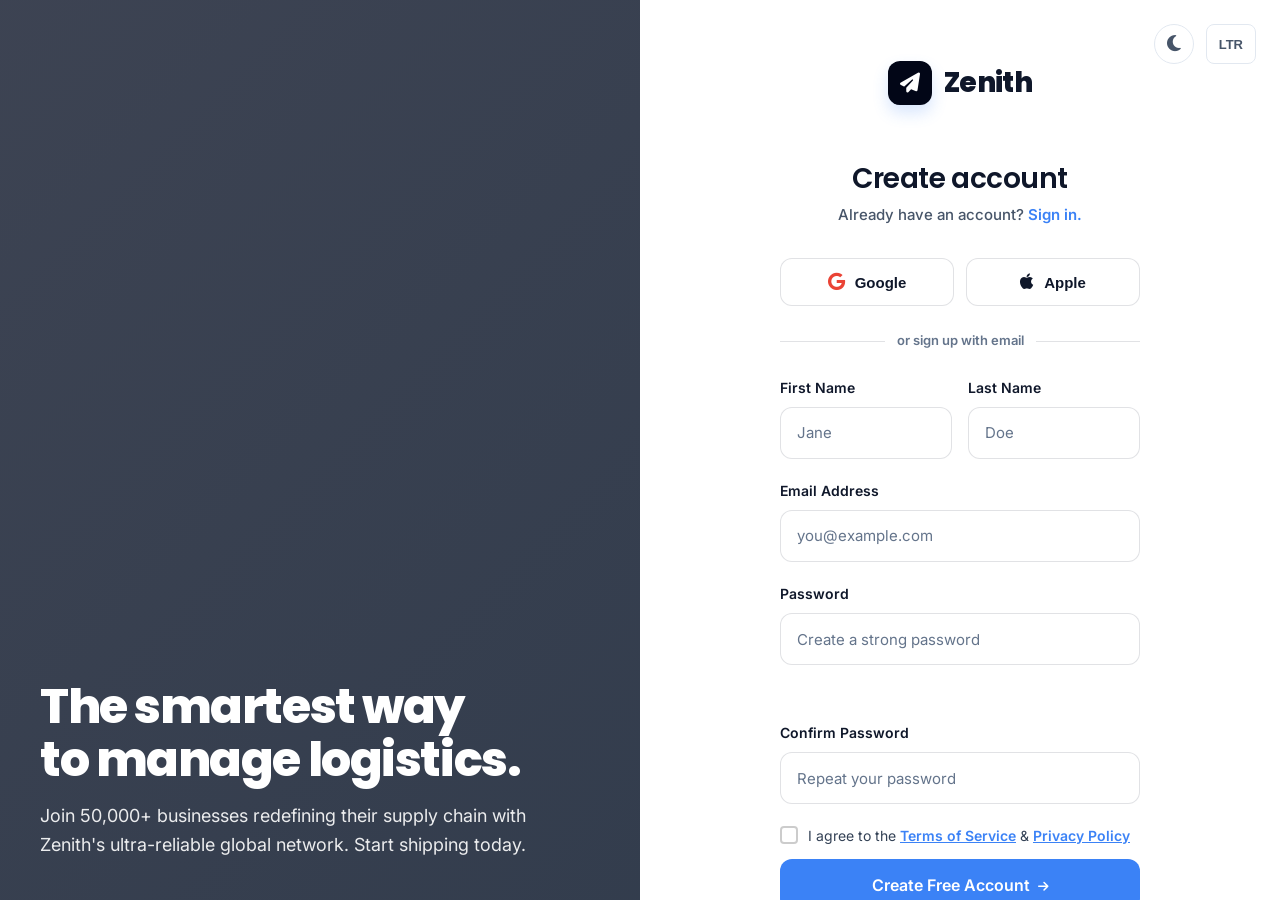
<file: signup.html>
<!DOCTYPE html>
<html lang="en" dir="ltr">

<head>
  <meta charset="UTF-8" />
  <meta name="viewport" content="width=device-width, initial-scale=1.0" />
  <title>Sign Up – Zenith</title>
  <link rel="icon" href="favicon.svg" type="image/svg+xml" />
  <link rel="stylesheet" href="https://cdnjs.cloudflare.com/ajax/libs/font-awesome/6.5.0/css/all.min.css" />
  <!-- Optional modern font override for brand feel -->
  <link
    href="https://fonts.googleapis.com/css2?family=Inter:wght@400;500;600&family=Plus+Jakarta+Sans:wght@700;800&display=swap"
    rel="stylesheet">
  <link rel="stylesheet" href="css/style.css" />
  <link rel="stylesheet" href="css/auth.css" />
</head>

<body class="auth-page">

  <!-- Top-right Actions (Theme & RTL Toggles) -->
  <div class="auth-top-actions">
    <button class="theme-toggle" id="themeToggle" aria-label="Toggle Theme">
      <i class="fas fa-moon"></i>
    </button>
    <button class="auth-rtl-toggle" title="Toggle RTL/LTR">
      <span>LTR</span>
    </button>
  </div>

  <div class="auth-wrapper">

    <!-- LEFT PANEL (Brand / Visual) -->
    <div class="auth-left">
      <div class="auth-left-content">
        <h2>The smartest way<br>to manage logistics.</h2>
        <p>Join 50,000+ businesses redefining their supply chain with Zenith's ultra-reliable global network. Start
          shipping today.</p>
      </div>
    </div>

    <!-- RIGHT PANEL (Form) -->
    <div class="auth-right">

      <div class="auth-right-inner">
        <!-- Brand Logo Centered -->
        <div class="auth-brand-center">
          <a href="index.html" class="auth-card-logo">
            <div class="icon-box"><i class="fas fa-paper-plane"></i></div>
            <span>Zenith</span>
          </a>
        </div>
        <div class="auth-form-illustration">
        </div>
        <h3 class="auth-heading">Create account</h3>
        <p class="auth-subhead">Already have an account? <a href="login.html">Sign in.</a></p>

        <!-- SOCIAL -->
        <div class="social-auth-btns">
          <button class="social-auth-btn google"><i class="fab fa-google" style="color:#EA4335;"></i> Google</button>
          <button class="social-auth-btn apple"><i class="fab fa-apple"></i> Apple</button>
        </div>

        <div class="auth-divider">or sign up with email</div>

        <form id="signup-form" novalidate>

          <div class="form-row">
            <div class="form-group">
              <label class="form-label" for="su-fname">First Name</label>
              <input class="form-control" type="text" id="su-fname" name="fname" placeholder="Jane"
                autocomplete="given-name" required />
              <p class="field-error" id="err-fname"></p>
            </div>
            <div class="form-group">
              <label class="form-label" for="su-lname">Last Name</label>
              <input class="form-control" type="text" id="su-lname" name="lname" placeholder="Doe"
                autocomplete="family-name" required />
              <p class="field-error" id="err-lname"></p>
            </div>
          </div>

          <div class="form-group">
            <label class="form-label" for="su-email">Email Address</label>
            <input class="form-control" type="email" id="su-email" name="email" placeholder="you@example.com"
              autocomplete="email" required />
            <p class="field-error" id="err-su-email"></p>
          </div>

          <div class="form-group">
            <label class="form-label" for="su-password">Password</label>
            <div class="input-password-wrap">
              <input class="form-control" type="password" id="su-password" name="password"
                placeholder="Create a strong password" autocomplete="new-password" required />
              <button class="toggle-password" type="button" tabindex="-1">
                <i class="fas fa-eye-slash"></i>
              </button>
            </div>
            <div class="password-strength" id="pw-strength">
              <div class="ps-bar" id="ps-bar"></div>
            </div>
            <p class="ps-label" id="ps-label"></p>
            <p class="field-error" id="err-su-password"></p>
          </div>

          <div class="form-group">
            <label class="form-label" for="su-confirm">Confirm Password</label>
            <div class="input-password-wrap">
              <input class="form-control" type="password" id="su-confirm" name="confirm"
                placeholder="Repeat your password" autocomplete="new-password" required />
            </div>
            <p class="field-error" id="err-confirm"></p>
          </div>

          <div class="auth-options" style="margin-bottom:12px;">
            <div class="check-row">
              <input type="checkbox" id="agree-terms" required />
              <label for="agree-terms">I agree to the <a href="#">Terms of Service</a> &amp; <a href="#">Privacy
                  Policy</a></label>
            </div>
          </div>
          <p class="field-error" id="err-terms" style="margin-bottom:20px;"></p>

          <button type="submit" class="auth-submit-btn" id="signup-submit">
            <span id="signup-btn-text">Create Free Account <i class="fas fa-arrow-right"
                style="margin-left:4px; font-size:12px;"></i></span>
            <span id="signup-btn-loading" style="display:none;"><i class="fas fa-circle-notch fa-spin"></i>&nbsp;
              Creating account…</span>
          </button>
        </form>

        <!-- No footer as requested -->
      </div>
      </div>
    </div>

  </div>

  <script src="js/main.js"></script>
  <script>
    // Toggle Password
    const pwdWrap = document.querySelector('.input-password-wrap');
    if (pwdWrap) {
      const btn = pwdWrap.querySelector('.toggle-password');
      const inp = pwdWrap.querySelector('input');
      btn.addEventListener('click', () => {
        if (inp.type === 'password') {
          inp.type = 'text';
          btn.innerHTML = '<i class="fas fa-eye"></i>';
        } else {
          inp.type = 'password';
          btn.innerHTML = '<i class="fas fa-eye-slash"></i>';
        }
      });
    }

    /* ── SIGNUP VALIDATION ─────────────────────────────────── */
    const EMAIL_RE = /^[^\s@]+@[^\s@]+\.[^\s@]{2,}$/;
    const NAME_RE = /^[A-Za-z\u00C0-\u024F ''-]{2,50}$/;

    function setErr(id, msg) {
      const el = document.getElementById(id);
      if (!el) return;
      el.textContent = msg;
      el.classList.toggle('visible', !!msg);
      let node = el.previousElementSibling;
      if (node && node.id && (node.id === 'pw-strength' || node.id === 'ps-label')) node = node.previousElementSibling;
      const inp = node && (node.tagName === 'INPUT' ? node : node.querySelector('input'));
      if (inp) {
        inp.classList.toggle('is-invalid', !!msg);
        inp.classList.toggle('is-valid', !msg && inp.value.trim() !== '');
      }
    }

    function clrErr(id) { setErr(id, ''); }

    function validateSignup() {
      let ok = true;
      const fname = document.getElementById('su-fname');
      const lname = document.getElementById('su-lname');
      const email = document.getElementById('su-email');
      const pwd = document.getElementById('su-password');
      const confirm = document.getElementById('su-confirm');
      const terms = document.getElementById('agree-terms');

      // First name
      if (!fname.value.trim()) { setErr('err-fname', 'First name required.'); ok = false; }
      else { clrErr('err-fname'); }

      // Last name
      if (!lname.value.trim()) { setErr('err-lname', 'Last name required.'); ok = false; }
      else { clrErr('err-lname'); }

      // Email
      if (!email.value.trim()) { setErr('err-su-email', 'Email required.'); ok = false; }
      else if (!EMAIL_RE.test(email.value.trim())) { setErr('err-su-email', 'Valid email required.'); ok = false; }
      else { clrErr('err-su-email'); }

      // Password
      const p = pwd.value;
      if (!p) { setErr('err-su-password', 'Password required.'); ok = false; }
      else if (p.length < 8) { setErr('err-su-password', 'Min 8 chars.'); ok = false; }
      else { clrErr('err-su-password'); }

      // Confirm password
      if (!confirm.value) { setErr('err-confirm', 'Please confirm.'); ok = false; }
      else if (confirm.value !== p) { setErr('err-confirm', 'Passwords mismatch.'); ok = false; }
      else { clrErr('err-confirm'); }

      // Terms
      if (!terms.checked) { setErr('err-terms', 'You must agree to continue.'); ok = false; }
      else { clrErr('err-terms'); }

      return ok;
    }

    ['su-fname', 'su-lname', 'su-email', 'su-password', 'su-confirm'].forEach(fid => {
      const el = document.getElementById(fid);
      if (el) el.addEventListener('input', () => clrErr('err-' + fid.replace('su-', '')));
    });
    const tbox = document.getElementById('agree-terms');
    if (tbox) tbox.addEventListener('change', () => clrErr('err-terms'));

    document.getElementById('su-confirm').addEventListener('input', e => {
      const p = document.getElementById('su-password').value;
      if (e.target.value && e.target.value !== p) setErr('err-confirm', 'Passwords mismatch.');
      else clrErr('err-confirm');
    });

    const signupForm = document.getElementById('signup-form');
    if (signupForm) {
      signupForm.addEventListener('submit', e => {
        e.preventDefault();
        if (!validateSignup()) return;
        document.getElementById('signup-btn-text').style.display = 'none';
        document.getElementById('signup-btn-loading').style.display = 'inline-block';
        document.getElementById('signup-submit').disabled = true;
        setTimeout(() => { window.location.href = 'dashboard-user.html'; }, 1000);
      });
    }
  </script>
</body>

</html>
</file>
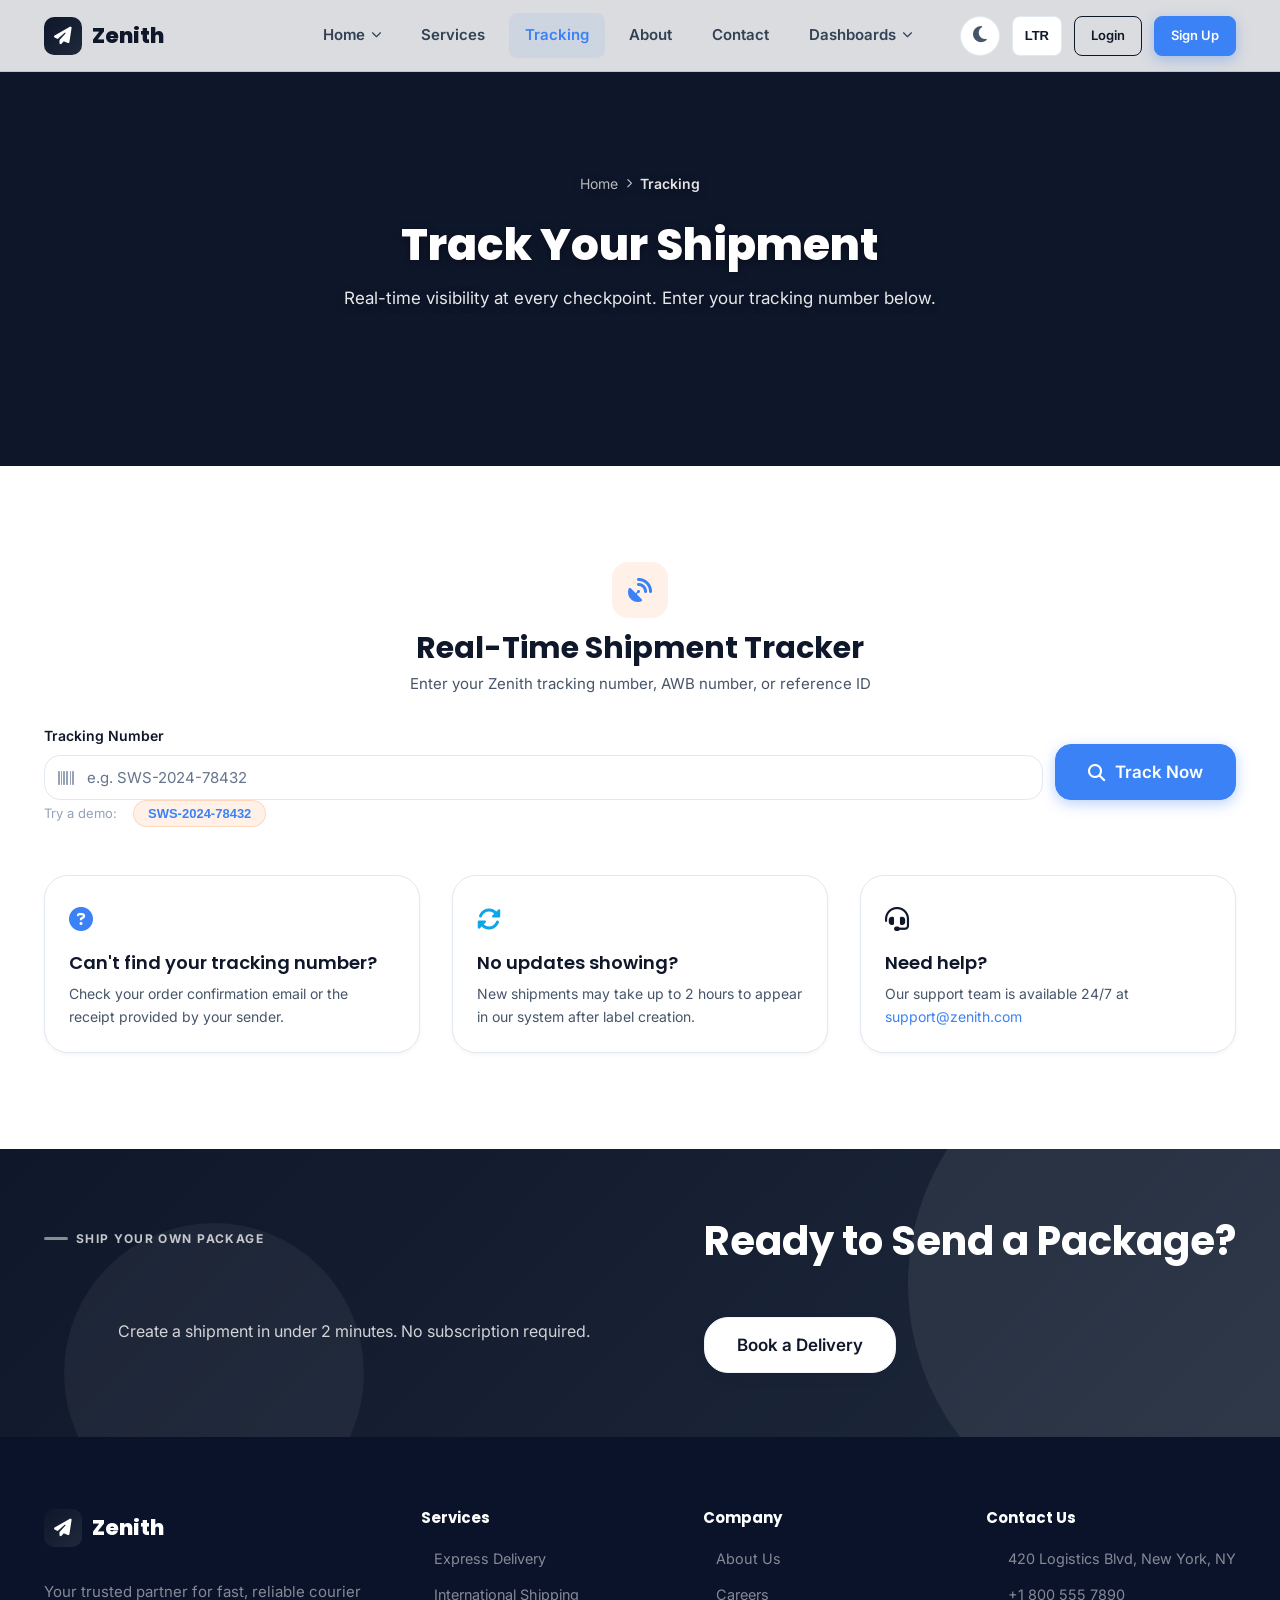
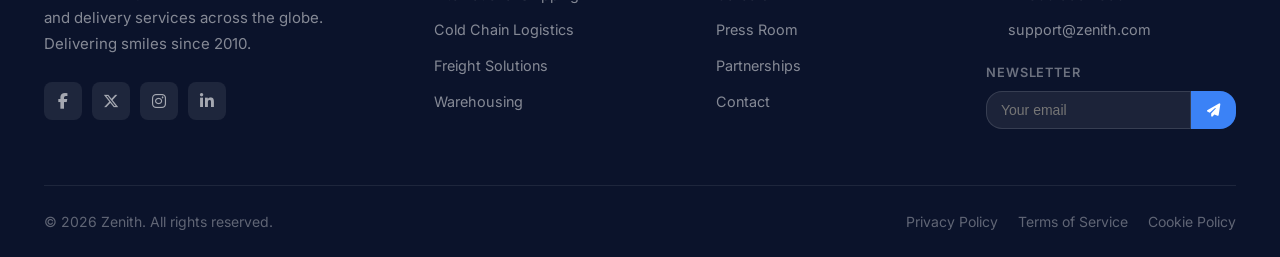
<file: tracking.html>
<!DOCTYPE html>
<html lang="en" dir="ltr">
<head>
  <meta charset="UTF-8" />
  <meta name="viewport" content="width=device-width, initial-scale=1.0" />
  <title>Track Shipment – Zenith</title>
  <link rel="icon" href="favicon.svg" type="image/svg+xml" />
  <link rel="stylesheet" href="https://cdnjs.cloudflare.com/ajax/libs/font-awesome/6.5.0/css/all.min.css" />
  <link rel="stylesheet" href="css/style.css" />
</head>
<body>

<!-- NAVBAR -->
<nav class="navbar" id="navbar">
  <div class="container nav-inner">
    <a href="index.html" class="nav-brand">
      <div class="nav-brand-icon"><i class="fas fa-paper-plane"></i></div>
      Zenith
    </a>
    <ul class="nav-menu">
      <li class="nav-item">
        <a href="index.html" class="nav-link">Home <i class="fas fa-chevron-down chevron"></i></a>
        <ul class="dropdown-menu">
          <li><a href="index.html"  class="dropdown-item"><i class="fas fa-home"></i> Home 1</a></li>
          <li><a href="index2.html" class="dropdown-item"><i class="fas fa-layer-group"></i> Home 2</a></li>
        </ul>
      </li>
      <li class="nav-item"><a href="services.html"  class="nav-link">Services</a></li>
      <li class="nav-item"><a href="tracking.html"  class="nav-link active">Tracking</a></li>
      <li class="nav-item"><a href="about.html"     class="nav-link">About</a></li>
      <li class="nav-item"><a href="contact.html"   class="nav-link">Contact</a></li>
      <li class="nav-item">
        <a href="#" class="nav-link">Dashboards <i class="fas fa-chevron-down chevron"></i></a>
        <ul class="dropdown-menu">
          <li><a href="dashboard-user.html"  class="dropdown-item"><i class="fas fa-user-circle"></i> User Dashboard</a></li>
          <li><a href="dashboard-admin.html" class="dropdown-item"><i class="fas fa-shield-halved"></i> Admin Dashboard</a></li>
        </ul>
      </li>
    </ul>
    <div class="nav-actions">
      <button class="theme-toggle" id="themeToggle" aria-label="Toggle Theme">
        <i class="fas fa-moon"></i>
      </button>
      <button class="rtl-toggle" title="Toggle RTL/LTR">
        <span>LTR</span>
      </button>
      <a href="login.html"  class="btn btn-outline-primary btn-sm">Login</a>
      <a href="signup.html" class="btn btn-primary btn-sm">Sign Up</a>
      <button class="hamburger" id="hamburger"><span></span><span></span><span></span></button>
    </div>
  </div>
</nav>
<div class="nav-mobile" id="mobileNav">
  <a href="#" class="mobile-nav-link" data-dropdown="#mob-drop-home">Home <i class="fas fa-chevron-down chevron-m"></i></a>
  <div id="mob-drop-home" class="mobile-dropdown">
    <a href="index.html"  class="mobile-dropdown-item"><i class="fas fa-home"></i> Home 1</a>
    <a href="index2.html" class="mobile-dropdown-item"><i class="fas fa-layer-group"></i> Home 2</a>
  </div>
  <a href="services.html"  class="mobile-nav-link">Services</a>
  <a href="tracking.html"  class="mobile-nav-link active">Tracking</a>
  <a href="about.html"     class="mobile-nav-link">About</a>
  <a href="contact.html"   class="mobile-nav-link">Contact</a>
  <a href="#" class="mobile-nav-link" data-dropdown="#mob-drop-dash">Dashboards <i class="fas fa-chevron-down chevron-m"></i></a>
  <div id="mob-drop-dash" class="mobile-dropdown">
    <a href="dashboard-user.html"  class="mobile-dropdown-item"><i class="fas fa-user-circle"></i> User Dashboard</a>
    <a href="dashboard-admin.html" class="mobile-dropdown-item"><i class="fas fa-shield-halved"></i> Admin Dashboard</a>
  </div>
  <div style="padding-top:24px;border-top:1px solid var(--clr-border);margin-top:24px;display:flex;gap:12px;">
    <button class="theme-toggle" id="themeToggleMobile" aria-label="Toggle Theme" style="flex:1;">
      <i class="fas fa-moon"></i>
    </button>
    <button class="rtl-toggle" title="Toggle RTL/LTR" style="flex:1;">
      <span>LTR</span>
    </button>
  </div>
  <div style="display:flex;gap:12px;padding-top:12px;">
    <a href="login.html"  class="btn btn-outline-primary" style="flex:1;text-align:center;">Login</a>
    <a href="signup.html" class="btn btn-primary" style="flex:1;text-align:center;">Sign Up</a>
  </div>
</div>

<!-- PAGE HERO -->
<section class="page-hero" style="background-image: url('https://images.unsplash.com/photo-1566576721346-d4a3b4eaad5b?w=1400&auto=format');">
  <div class="container page-hero-content">
    <nav class="breadcrumb">
      <a href="index.html">Home</a><span class="breadcrumb-sep"><i class="fas fa-chevron-right"></i></span>
      <span class="breadcrumb-current">Tracking</span>
    </nav>
    <h1 class="fade-in">Track Your Shipment</h1>
    <p class="fade-in delay-100">Real-time visibility at every checkpoint. Enter your tracking number below.</p>
  </div>
</section>

<!-- TRACKING SECTION -->
<section class="section tracking-section">
  <div class="container">

    <!-- Input card -->
    <div class="tracking-input-card fade-in">
      <div style="text-align:center;margin-bottom:28px;">
        <div style="width:56px;height:56px;border-radius:var(--radius-md);background:rgba(249,115,22,.1);color:var(--clr-accent);display:flex;align-items:center;justify-content:center;font-size:1.5rem;margin:0 auto 12px;">
          <i class="fas fa-satellite-dish"></i>
        </div>
        <h3 style="margin-bottom:6px;">Real-Time Shipment Tracker</h3>
        <p style="color:var(--clr-gray-600);font-size:.9375rem;">Enter your Zenith tracking number, AWB number, or reference ID</p>
      </div>

      <form id="tracking-form">
        <div class="tracking-input-row">
          <div class="form-group">
            <label class="form-label">Tracking Number</label>
            <div style="position:relative;">
              <i class="fas fa-barcode" style="position:absolute;left:14px;top:50%;transform:translateY(-50%);color:var(--clr-gray-400);font-size:1rem;"></i>
              <input type="text" id="tracking-number" class="form-control" placeholder="e.g. SWS-2024-78432" style="padding-left:42px;" />
            </div>
          </div>
          <button type="submit" class="btn btn-primary btn-lg" style="border-radius:var(--radius-md);">
            <i class="fas fa-search"></i> Track Now
          </button>
        </div>

        <div style="display:flex;align-items:center;gap:16px;flex-wrap:wrap;">
          <span style="font-size:.8125rem;color:var(--clr-gray-400);">Try a demo:</span>
          <button type="button" onclick="document.getElementById('tracking-number').value='SWS-2024-78432';document.getElementById('tracking-form').dispatchEvent(new Event('submit'));"
            style="padding:5px 14px;border-radius:var(--radius-pill);background:rgba(249,115,22,.1);color:var(--clr-accent);font-size:.8125rem;font-weight:600;border:1px solid rgba(249,115,22,.2);cursor:pointer;">
            SWS-2024-78432
          </button>
        </div>
      </form>
    </div>

    <!-- Tracking result -->
    <div class="tracking-result" id="tracking-result">
      <!-- Result header -->
      <div class="tracking-result-header">
        <div>
          <h3 id="tr-id">SWS-2024-78432</h3>
          <div class="tracking-tracking-ref">Tracking Reference</div>
        </div>
        <div class="tracking-status-pill">
          <div class="status-dot"></div>
          <span id="tr-status">In Transit</span>
        </div>
      </div>

      <!-- Body -->
      <div class="tracking-body">
        <!-- Progress bar -->
        <div class="delivery-progress">
          <div style="display:flex;justify-content:space-between;align-items:center;margin-bottom:10px;">
            <span style="font-size:.875rem;font-weight:600;color:var(--clr-primary);">Delivery Progress</span>
            <span style="font-size:.875rem;font-weight:700;color:var(--clr-accent);" id="progress-pct">65%</span>
          </div>
          <div class="progress-track">
            <div class="progress-fill" id="prog-fill" style="width:0%;"></div>
          </div>
          <div class="progress-steps">
            <span class="progress-step done">Order<br>Created</span>
            <span class="progress-step done">Picked<br>Up</span>
            <span class="progress-step done">In<br>Transit</span>
            <span class="progress-step active">Sorting<br>Hub</span>
            <span class="progress-step">Out for<br>Delivery</span>
            <span class="progress-step">Delivered</span>
          </div>
        </div>

        <!-- Meta data -->
        <div class="tracking-meta">
          <div class="tracking-meta-item">
            <label>From</label>
            <span id="tr-from">New York, USA</span>
          </div>
          <div class="tracking-meta-item">
            <label>To</label>
            <span id="tr-to">Los Angeles, USA</span>
          </div>
          <div class="tracking-meta-item">
            <label>Est. Delivery</label>
            <span id="tr-eta">Mar 9, 2026</span>
          </div>
          <div class="tracking-meta-item">
            <label>Service</label>
            <span id="tr-service">Express Delivery</span>
          </div>
          <div class="tracking-meta-item">
            <label>Weight</label>
            <span id="tr-weight">2.4 kg</span>
          </div>
          <div class="tracking-meta-item">
            <label>Status</label>
            <span id="tr-status2" style="color:var(--clr-accent);font-weight:700;">In Transit</span>
          </div>
        </div>

        <!-- Timeline -->
        <h5 style="margin-bottom:20px;color:var(--clr-primary);">Shipment Journey</h5>
        <div class="timeline" id="tr-timeline">
          <!-- Populated by JS -->
        </div>
      </div>
    </div>

    <div class="grid-3" id="tracking-tips" style="margin-top:48px; width: 100%;">
      <div style="background:var(--clr-bg-card);border-radius:var(--radius-lg);padding:24px;box-shadow:var(--shadow-xs);border:1px solid var(--clr-gray-200); width: 100%;" class="fade-in delay-100">
        <div style="font-size:1.5rem;margin-bottom:12px;"><i class="fas fa-question-circle" style="color:var(--clr-accent);"></i></div>
        <h5 style="margin-bottom:8px;">Can't find your tracking number?</h5>
        <p style="font-size:.875rem;color:var(--clr-gray-600);">Check your order confirmation email or the receipt provided by your sender.</p>
      </div>
      <div style="background:var(--clr-bg-card);border-radius:var(--radius-lg);padding:24px;box-shadow:var(--shadow-xs);border:1px solid var(--clr-gray-200); width: 100%;" class="fade-in delay-200">
        <div style="font-size:1.5rem;margin-bottom:12px;"><i class="fas fa-sync-alt" style="color:var(--clr-teal);"></i></div>
        <h5 style="margin-bottom:8px;">No updates showing?</h5>
        <p style="font-size:.875rem;color:var(--clr-gray-600);">New shipments may take up to 2 hours to appear in our system after label creation.</p>
      </div>
      <div style="background:var(--clr-bg-card);border-radius:var(--radius-lg);padding:24px;box-shadow:var(--shadow-xs);border:1px solid var(--clr-gray-200); width: 100%;" class="fade-in delay-300">
        <div style="font-size:1.5rem;margin-bottom:12px;"><i class="fas fa-headset" style="color:var(--clr-primary);"></i></div>
        <h5 style="margin-bottom:8px;">Need help?</h5>
        <p style="font-size:.875rem;color:var(--clr-gray-600);">Our support team is available 24/7 at <a href="mailto:support@zenith.com" style="color:var(--clr-accent);">support@zenith.com</a></p>
      </div>
    </div>
  </div>
</section>

<!-- CTA -->
<section class="section-sm cta-section">
  <div class="container">
    <div class="cta-inner" style="text-align:center;">
      <span class="section-label" style="color:rgba(255,255,255,.75);display:inline-flex;">Ship Your Own Package</span>
      <h2 style="color:var(--clr-white);margin-bottom:12px;margin-top:4px;">Ready to Send a Package?</h2>
      <p style="color:rgba(255,255,255,.8);margin-bottom:28px;">Create a shipment in under 2 minutes. No subscription required.</p>
      <div class="cta-btns">
        <a href="signup.html" class="btn btn-white btn-lg">Book a Delivery</a>
      </div>
    </div>
  </div>
</section>

<footer class="footer">
  <div class="container">
    <div class="footer-top">
      <!-- Brand -->
      <div>
        <a href="index.html" class="nav-brand footer-brand">
          <div class="nav-brand-icon"><i class="fas fa-paper-plane"></i></div>
          Zenith
        </a>
        <p class="footer-desc">Your trusted partner for fast, reliable courier and delivery services across the globe. Delivering smiles since 2010.</p>
        <div class="footer-socials">
          <a href="#" class="social-btn" aria-label="Facebook"><i class="fab fa-facebook-f"></i></a>
          <a href="#" class="social-btn" aria-label="Twitter/X"><i class="fab fa-x-twitter"></i></a>
          <a href="#" class="social-btn" aria-label="Instagram"><i class="fab fa-instagram"></i></a>
          <a href="#" class="social-btn" aria-label="LinkedIn"><i class="fab fa-linkedin-in"></i></a>
        </div>
      </div>
      <!-- Services -->
      <div>
        <h6 class="footer-col-title">Services</h6>
        <ul class="footer-links">
          <li><a href="services.html" class="footer-link"><i class="fas fa-chevron-right"></i> Express Delivery</a></li>
          <li><a href="services.html" class="footer-link"><i class="fas fa-chevron-right"></i> International Shipping</a></li>
          <li><a href="services.html" class="footer-link"><i class="fas fa-chevron-right"></i> Cold Chain Logistics</a></li>
          <li><a href="services.html" class="footer-link"><i class="fas fa-chevron-right"></i> Freight Solutions</a></li>
          <li><a href="services.html" class="footer-link"><i class="fas fa-chevron-right"></i> Warehousing</a></li>
        </ul>
      </div>
      <!-- Company -->
      <div>
        <h6 class="footer-col-title">Company</h6>
        <ul class="footer-links">
          <li><a href="about.html"   class="footer-link"><i class="fas fa-chevron-right"></i> About Us</a></li>
          <li><a href="#"            class="footer-link"><i class="fas fa-chevron-right"></i> Careers</a></li>
          <li><a href="#"            class="footer-link"><i class="fas fa-chevron-right"></i> Press Room</a></li>
          <li><a href="#"            class="footer-link"><i class="fas fa-chevron-right"></i> Partnerships</a></li>
          <li><a href="contact.html" class="footer-link"><i class="fas fa-chevron-right"></i> Contact</a></li>
        </ul>
      </div>
      <!-- Contact -->
      <div>
        <h6 class="footer-col-title">Contact Us</h6>
        <ul class="footer-links">
          <li class="footer-link" style="cursor:default;"><i class="fas fa-map-marker-alt" style="color:var(--clr-accent);width:16px;"></i> 420 Logistics Blvd, New York, NY</li>
          <li><a href="tel:+18005557890" class="footer-link"><i class="fas fa-phone" style="color:var(--clr-accent);width:16px;"></i> +1 800 555 7890</a></li>
          <li><a href="mailto:support@zenith.com" class="footer-link"><i class="fas fa-envelope" style="color:var(--clr-accent);width:16px;"></i> support@zenith.com</a></li>
        </ul>
        <!-- Newsletter -->
        <div style="margin-top:20px;">
          <div style="font-size:.8rem;color:rgba(255,255,255,.4);margin-bottom:8px;font-weight:600;text-transform:uppercase;letter-spacing:.07em;">Newsletter</div>
          <div style="display:flex;gap:0;">
            <input type="email" placeholder="Your email" style="flex:1;background:rgba(255,255,255,.07);border:1px solid rgba(255,255,255,.12);border-radius:var(--radius-md) 0 0 var(--radius-md);padding:10px 14px;color:var(--clr-white);font-size:.875rem;outline:none;" />
            <button style="background:var(--clr-accent);border:none;border-radius:0 var(--radius-md) var(--radius-md) 0;padding:10px 16px;color:var(--clr-white);cursor:pointer;"><i class="fas fa-paper-plane"></i></button>
          </div>
        </div>
      </div>
    </div>

    <!-- Footer Bottom -->
    <div class="footer-bottom">
      <p class="footer-copy">© 2026 Zenith. All rights reserved.</p>
      <div class="footer-bottom-links">
        <a href="#" class="footer-bottom-link">Privacy Policy</a>
        <a href="#" class="footer-bottom-link">Terms of Service</a>
        <a href="#" class="footer-bottom-link">Cookie Policy</a>
      </div>
    </div>
  </div>
</footer>

<script src="js/main.js"></script>
</body>
</html>
</file>
<file: css/style.css>
/* ==========================================================
   SWIFTSHIP – Courier & Delivery Service  |  style.css
   Design System · Global Styles · Components
   ========================================================== */

/* ── 1. GOOGLE FONTS ───────────────────────────────────── */
@import url('https://fonts.googleapis.com/css2?family=Inter:wght@300;400;500;600;700;800;900&family=Poppins:wght@400;500;600;700;800&display=swap');

/* ── 2. CSS CUSTOM PROPERTIES ──────────────────────────── */
:root {
  /* Brand colours */
  --clr-primary: #0F172A;
  --clr-primary-light: #1E293B;
  --clr-accent: #3B82F6;
  --clr-accent-dark: #2563EB;
  --clr-teal: #0EA5E9;
  --clr-success: #10B981;
  --clr-warning: #F59E0B;
  --clr-danger: #EF4444;

  /* Theme-aware Neutrals */
  --clr-white: #FFFFFF;
  --clr-bg-main: #FFFFFF;
  --clr-bg-alt: #F7F9FC;
  --clr-bg-card: #FFFFFF;
  --clr-bg-nav: rgba(255, 255, 255, 0.85);
  
  --clr-gray-50: #F8FAFC;
  --clr-gray-100: #F1F5F9;
  --clr-gray-200: #E2E8F0;
  --clr-gray-300: #CBD5E1;
  --clr-gray-400: #94A3B8;
  --clr-gray-500: #64748B;
  --clr-gray-600: #475569;
  --clr-gray-700: #334155;
  --clr-gray-800: #1E293B;
  --clr-gray-900: #0F172A;
  --clr-dark: #0F172A;
  
  --clr-border: rgba(15, 23, 42, 0.12); /* Slightly darker for better clarity */
  --clr-border-strong: rgba(15, 23, 42, 0.2);

  /* Typography */
  --font-body: 'Inter', sans-serif;
  --font-heading: 'Poppins', sans-serif;

  /* Sizing */
  --radius-sm: 8px;
  --radius-md: 16px;
  --radius-lg: 24px;
  --radius-xl: 36px;
  --radius-pill: 100px;

  /* Premium Shadows */
  --shadow-xs: 0 2px 4px rgba(11, 19, 43, 0.04);
  --shadow-sm: 0 4px 12px rgba(11, 19, 43, 0.06);
  --shadow-md: 0 12px 32px rgba(11, 19, 43, 0.08);
  --shadow-lg: 0 24px 48px rgba(11, 19, 43, 0.12);
  --shadow-xl: 0 32px 64px rgba(11, 19, 43, 0.16);

  /* Transitions */
  --trans-fast: 200ms cubic-bezier(0.16, 1, 0.3, 1);
  --trans-base: 350ms cubic-bezier(0.16, 1, 0.3, 1);
  --trans-slow: 500ms cubic-bezier(0.16, 1, 0.3, 1);

  /* Layout */
  --nav-h: 72px;
  --sidebar-w: 280px;

  /* Footer (Always Dark) */
  --clr-footer-bg: #0B132B;
}

/* Dark-mode palette override */
[data-theme="dark"] {
  --clr-bg-main: #0B132B;
  --clr-bg-alt: #0F172A;
  --clr-bg-card: #1E293B;
  --clr-bg-nav: rgba(11, 19, 43, 0.85);

  --clr-gray-50: #1E293B;
  --clr-gray-100: #334155;
  --clr-gray-200: #475569;
  --clr-gray-300: #64748B;
  --clr-gray-400: #94A3B8;
  --clr-gray-500: #CBD5E1;
  --clr-gray-600: #E2E8F0;
  --clr-gray-700: #F1F5F9;
  --clr-gray-800: #F8FAFC;
  --clr-gray-900: #FFFFFF;
  --clr-dark: #F8FAFC;
  
  --clr-primary: #F1F5F9;
  --clr-primary-light: #E2E8F0;
  
  --clr-border: rgba(255, 255, 255, 0.08);
  --clr-border-strong: rgba(255, 255, 255, 0.12);

  --shadow-xs: 0 2px 4px rgba(0, 0, 0, 0.2);
  --shadow-sm: 0 4px 12px rgba(0, 0, 0, 0.25);
  --shadow-md: 0 12px 32px rgba(0, 0, 0, 0.3);
  --shadow-lg: 0 24px 48px rgba(0, 0, 0, 0.4);
  --shadow-xl: 0 32px 64px rgba(0, 0, 0, 0.5);

  --clr-footer-bg: #020617;
}

/* ── THEME TOGGLE ───────────────────────────────────────── */
.theme-toggle {
  display: flex;
  align-items: center;
  justify-content: center;
  width: 40px;
  height: 40px;
  border-radius: 50%;
  border: 1.5px solid var(--clr-gray-200);
  background: var(--clr-bg-card);
  color: var(--clr-gray-600);
  cursor: pointer;
  transition: all var(--trans-base);
  position: relative;
  overflow: hidden;
}

.theme-toggle:hover {
  border-color: var(--clr-accent);
  color: var(--clr-accent);
  transform: rotate(15deg) scale(1.1);
}

.theme-toggle i {
  font-size: 1.15rem;
  transition: transform var(--trans-slow);
}

[data-theme="dark"] .theme-toggle {
  border-color: var(--clr-gray-100);
  background: var(--clr-gray-50);
  color: var(--clr-warning);
}

[data-theme="dark"] .theme-toggle i {
  transform: rotate(360deg);
}

[data-theme="dark"] .theme-toggle .fa-moon::before {
  content: "\f185"; /* fa-sun */
}

/* ── 3. RESET / BASE ────────────────────────────────────── */
*,
*::before,
*::after {
  box-sizing: border-box;
  margin: 0;
  padding: 0;
}

html {
  scroll-behavior: smooth;
  font-size: 16px;
}

body {
  font-family: var(--font-body);
  color: var(--clr-gray-800);
  background: var(--clr-bg-main);
  line-height: 1.65;
  overflow-x: hidden;
  width: 100%;
}

/* RTL Support */
[dir="rtl"] {
  direction: rtl;
  text-align: right;
}

[dir="rtl"] .ms-auto {
  margin-left: 0 !important;
  margin-right: auto !important;
}

[dir="rtl"] .me-auto {
  margin-right: 0 !important;
  margin-left: auto !important;
}

img {
  max-width: 100%;
  height: auto;
  display: block;
}

a {
  text-decoration: none;
  color: inherit;
}

ul {
  list-style: none;
}

button {
  cursor: pointer;
  border: none;
  background: none;
}

/* ── 4. TYPOGRAPHY SCALE ────────────────────────────────── */
h1,
h2,
h3,
h4,
h5,
h6 {
  font-family: var(--font-heading);
  font-weight: 700;
  line-height: 1.2;
  color: var(--clr-primary);
  margin-top: 0;
}

h1 {
  font-size: clamp(2.25rem, 5vw, 3.5rem);
  font-weight: 800;
}

h2 {
  font-size: clamp(1.75rem, 4vw, 2.5rem);
  font-weight: 700;
}

h3 {
  font-size: clamp(1.4rem, 3vw, 1.875rem);
  font-weight: 700;
}

h4 {
  font-size: 1.25rem;
  font-weight: 600;
}

h5 {
  font-size: 1.125rem;
  font-weight: 600;
}

h6 {
  font-size: 1rem;
  font-weight: 600;
}

.text-accent {
  color: var(--clr-accent) !important;
}

.text-primary {
  color: var(--clr-primary) !important;
}

.text-teal {
  color: var(--clr-teal) !important;
}

.text-muted {
  color: var(--clr-gray-600) !important; /* Increased contrast for readability */
}

.section-label {
  display: inline-flex;
  align-items: center;
  gap: 8px;
  font-size: .75rem;
  font-weight: 700;
  letter-spacing: .12em;
  text-transform: uppercase;
  color: var(--clr-accent);
  margin-bottom: 12px;
}

.section-label::before {
  content: '';
  display: inline-block;
  width: 24px;
  height: 3px;
  background: var(--clr-accent);
  border-radius: 2px;
}

[dir="rtl"] .section-label::before {
  order: 1;
}

/* ── 5. LAYOUT UTILITIES ────────────────────────────────── */
.container {
  width: 100%;
  max-width: 1240px;
  margin-inline: auto;
  padding-inline: 24px;
}

.section {
  padding-block: 96px;
  background: var(--clr-bg-main);
  transition: background var(--trans-base);
}

.section-sm {
  padding-block: 64px;
  background: var(--clr-bg-main);
  transition: background var(--trans-base);
}

.grid-2 {
  display: grid;
  grid-template-columns: repeat(2, 1fr);
  gap: 32px;
}

.bg-light {
  background: var(--clr-bg-alt);
}

.grid-3 {
  display: grid;
  grid-template-columns: repeat(3, 1fr);
  gap: 32px;
}

@media (max-width: 991px) {
  .grid-3 {
    grid-template-columns: repeat(2, 1fr);
  }
}

@media (max-width: 767px) {
  .grid-3 {
    grid-template-columns: 1fr;
    gap: 24px;
  }
}

.grid-4 {
  display: grid;
  grid-template-columns: repeat(4, 1fr);
  gap: 24px;
}

@media (max-width: 991px) {
  .grid-4 {
    grid-template-columns: repeat(2, 1fr);
  }
}

@media (max-width: 576px) {
  .grid-4 {
    grid-template-columns: 1fr;
    gap: 20px;
  }
}

.flex {
  display: flex;
}

.flex-center {
  display: flex;
  align-items: center;
  justify-content: center;
}

.flex-between {
  display: flex;
  align-items: center;
  justify-content: space-between;
}

.flex-col {
  flex-direction: column;
}

.gap-8 {
  gap: 8px;
}

.gap-16 {
  gap: 16px;
}

.gap-24 {
  gap: 24px;
}

.gap-32 {
  gap: 32px;
}

/* ── 6. BUTTONS ─────────────────────────────────────────── */
.btn {
  display: inline-flex;
  align-items: center;
  justify-content: center;
  text-align: center;
  gap: 10px;
  height: 48px; /* Standard Height */
  padding: 0 24px;
  border-radius: var(--radius-md); /* Standard Radius */
  font-family: var(--font-body);
  font-size: .9375rem;
  font-weight: 600;
  transition: all var(--trans-base);
  white-space: nowrap;
  border: 1.5px solid transparent;
  cursor: pointer;
  user-select: none;
}

.btn-sm {
  height: 40px; /* Standardized */
  padding: 0 16px;
  font-size: .8125rem;
  border-radius: var(--radius-sm);
}

.btn-lg {
  height: 56px; /* Standardized */
  padding: 0 32px;
  font-size: 1.0625rem;
  border-radius: var(--radius-lg);
}

.btn-icon {
  padding: 12px;
  border-radius: 50%;
}

.btn-primary {
  background: var(--clr-accent);
  color: var(--clr-white);
  border-color: var(--clr-accent);
  box-shadow: 0 4px 14px rgba(59, 130, 246, 0.35); /* Matched to clr-accent (Blue) */
}

.btn-primary:hover {
  background: var(--clr-accent-dark);
  border-color: var(--clr-accent-dark);
  transform: translateY(-2px);
  box-shadow: 0 8px 24px rgba(59, 130, 246, 0.5); /* Increased for prominence */
}

.btn-primary:active {
  transform: translateY(0); /* Premium tactile feedback */
  background: #1D4ED8; /* Darker blue accent for high-contrast pressed state */
  box-shadow: 0 4px 10px rgba(11, 19, 43, 0.2);
}

.btn-secondary {
  background: var(--clr-primary);
  color: var(--clr-white);
  border-color: var(--clr-primary);
  box-shadow: 0 4px 14px rgba(11, 19, 43, 0.2);
}

.btn-secondary:hover {
  background: var(--clr-primary-light);
  border-color: var(--clr-primary-light);
  transform: translateY(-2px);
  box-shadow: 0 8px 24px rgba(11, 19, 43, 0.35);
}

.btn-secondary:active {
  transform: translateY(0);
  background: #0B132B;
  box-shadow: 0 4px 10px rgba(11, 19, 43, 0.2);
}

.btn-outline {
  background: transparent;
  color: var(--clr-white);
  border-color: rgba(255, 255, 255, .5);
}

.btn-outline:hover {
  background: var(--clr-white);
  color: #0F172A; /* Force high-contrast dark text on white hover background, even in dark mode */
  border-color: var(--clr-white);
  box-shadow: 0 8px 24px rgba(255, 255, 255, 0.2);
  transform: translateY(-2px);
}

.btn-outline-primary {
  background: transparent;
  color: var(--clr-primary);
  border-color: var(--clr-primary);
}

.btn-outline-primary:hover {
  background: var(--clr-primary);
  color: var(--clr-white);
  box-shadow: 0 8px 24px rgba(11, 19, 43, 0.15);
  transform: translateY(-2px);
}

.btn-outline-primary:active {
  transform: translateY(0);
  background: #0B132B; /* Darker navy for high-contrast pressed state */
  color: var(--clr-white);
}

.btn-ghost {
  background: transparent;
  color: var(--clr-accent);
  border-color: transparent;
  padding-left: 0;
  padding-right: 0;
}

.btn-ghost:hover {
  color: var(--clr-accent-dark);
  gap: 12px;
}

.btn-white {
  background: var(--clr-white);
  color: #0F172A; /* Force fixed high-contrast dark text on white buttons */
  border: 1.5px solid var(--clr-gray-100);
  box-shadow: 0 4px 14px rgba(0, 0, 0, 0.05);
}

[data-theme="dark"] .btn-white {
  background: var(--clr-bg-card);
  color: var(--clr-white);
  border-color: var(--clr-border-strong);
}

.btn-white:hover {
  background: var(--clr-off-white);
  transform: translateY(-2px);
  box-shadow: var(--shadow-md);
}

.btn-white:active {
  transform: translateY(0);
  background: #E2E8F0; /* Slightly darker light gray for active state */
  color: #0F172A; /* Retain dark primary text for absolute contrast */
}

/* ── 7. CARDS ───────────────────────────────────────────── */
.card {
  background: var(--clr-bg-card);
  border-radius: var(--radius-lg);
  box-shadow: var(--shadow-sm);
  overflow: hidden;
  transition: all var(--trans-base);
  border: 1px solid var(--clr-border);
}

.card:hover {
  transform: translateY(-4px) scale(1.01);
  box-shadow: var(--shadow-xl);
  border-color: var(--clr-border-strong);
}

.card-body {
  padding: 28px;
}

.card-icon {
  width: 56px;
  height: 56px;
  border-radius: var(--radius-md);
  display: flex;
  align-items: center;
  justify-content: center;
  font-size: 1.5rem;
  margin-bottom: 20px;
}

.card-icon-primary {
  background: rgba(11, 19, 43, 0.08);
  color: var(--clr-primary);
}

.card-icon-accent {
  background: rgba(255, 74, 28, 0.1);
  color: var(--clr-accent);
}

.card-icon-teal {
  background: rgba(0, 180, 216, 0.1);
  color: var(--clr-teal);
}

.card-icon-success {
  background: rgba(16, 185, 129, 0.1);
  color: var(--clr-success);
}

/* ── 8. BADGES / TAGS ───────────────────────────────────── */
.badge {
  display: inline-flex;
  align-items: center;
  gap: 5px;
  padding: 4px 12px;
  border-radius: var(--radius-pill);
  font-size: .75rem;
  font-weight: 600;
}

.badge-primary {
  background: rgba(11, 37, 69, .1);
  color: var(--clr-primary);
}

.badge-accent {
  background: rgba(249, 115, 22, .12);
  color: var(--clr-accent);
}

.badge-success {
  background: rgba(34, 197, 94, .12);
  color: var(--clr-success);
}

.badge-warning {
  background: rgba(250, 204, 21, .18);
  color: #92400e;
}

.badge-danger {
  background: rgba(239, 68, 68, .1);
  color: var(--clr-danger);
}

.badge-teal {
  background: rgba(6, 182, 212, .1);
  color: var(--clr-teal);
}

/* ── 9. FORMS ───────────────────────────────────────────── */
.form-group {
  margin-bottom: 20px;
}

.form-label {
  display: block;
  font-size: .875rem;
  font-weight: 600;
  color: var(--clr-gray-900); /* Maximum contrast for accessibility */
  margin-bottom: 8px;
}

.form-control {
  width: 100%;
  padding: 12px 16px;
  border: 1.5px solid var(--clr-gray-200);
  border-radius: var(--radius-md);
  font-family: var(--font-body);
  font-size: .9375rem;
  color: var(--clr-gray-800);
  background: var(--clr-bg-card);
  transition: border-color var(--trans-fast), box-shadow var(--trans-fast);
  outline: none;
}

.form-control:focus {
  border-color: var(--clr-accent);
  box-shadow: 0 0 0 3px rgba(249, 115, 22, .15);
}

.form-control::placeholder {
  color: var(--clr-gray-500); /* Darker for better visibility */
}

select.form-control {
  appearance: none;
  background-image: url("data:image/svg+xml,%3Csvg xmlns='http://www.w3.org/2000/svg' width='12' height='8'%3E%3Cpath d='M1 1l5 5 5-5' stroke='%2394A3B8' stroke-width='1.5' fill='none' stroke-linecap='round'/%3E%3C/svg%3E");
  background-repeat: no-repeat;
  background-position: right 14px center;
  padding-right: 40px;
}

/* ── 10. NAVBAR ─────────────────────────────────────────── */
.navbar {
  position: fixed;
  top: 0;
  left: 0;
  right: 0;
  width: 100%;
  z-index: 1000;
  height: var(--nav-h);
  background: var(--clr-bg-nav);
  backdrop-filter: blur(16px);
  -webkit-backdrop-filter: blur(16px);
  border-bottom: 1px solid var(--clr-border);
  transition: box-shadow var(--trans-base), background var(--trans-base), padding var(--trans-base);
}

.navbar.scrolled {
  box-shadow: var(--shadow-md);
  background: var(--clr-bg-nav);
  border-bottom: 1px solid var(--clr-border-strong);
}

.nav-inner {
  display: flex;
  align-items: center;
  height: 100%;
  gap: 32px;
}

.nav-brand {
  display: flex;
  align-items: center;
  gap: 10px;
  font-family: var(--font-heading);
  font-size: 1.35rem;
  font-weight: 800;
  color: var(--clr-primary);
  white-space: nowrap;
  flex-shrink: 0;
}

.nav-brand .brand-dot {
  color: var(--clr-accent);
}

.nav-brand-icon {
  width: 38px;
  height: 38px;
  background: linear-gradient(135deg, #0F172A 0%, #1E293B 100%); /* Fixed dark background for brand consistency */
  border-radius: 10px;
  display: flex;
  align-items: center;
  justify-content: center;
  color: var(--clr-white);
  font-size: 1.1rem;
}

.nav-menu {
  display: flex;
  align-items: center;
  gap: 8px;
  margin-left: auto;
}

[dir="rtl"] .nav-menu {
  margin-left: 0;
  margin-right: auto;
}

.nav-item {
  position: relative;
}

.nav-link {
  display: flex;
  align-items: center;
  gap: 6px;
  padding: 10px 16px; /* Optimized spacing */
  font-size: .9375rem;
  font-weight: 600;
  color: var(--clr-gray-700);
  border-radius: var(--radius-sm);
  transition: all var(--trans-fast);
}

.nav-link:hover,
.nav-link.active {
  color: var(--clr-accent);
  background: rgba(59, 130, 246, 0.08);
}

.nav-link .chevron {
  font-size: .65rem;
  transition: transform var(--trans-fast);
}

.nav-item:hover .chevron {
  transform: rotate(180deg);
}

/* Dropdown */
.dropdown-menu {
  position: absolute;
  top: calc(100% + 8px);
  min-width: 220px;
  background: var(--clr-bg-card);
  border-radius: var(--radius-md);
  box-shadow: var(--shadow-lg);
  border: 1px solid var(--clr-border);
  padding: 8px;
  opacity: 0;
  visibility: hidden;
  transform: translateY(-8px);
  transition: opacity var(--trans-base), transform var(--trans-base), visibility var(--trans-base);
  z-index: 200;
}

[dir="ltr"] .dropdown-menu {
  left: 0;
}

[dir="rtl"] .dropdown-menu {
  right: 0;
  left: auto;
}

.nav-item:hover .dropdown-menu,
.nav-item.dropdown-open .dropdown-menu {
  opacity: 1;
  visibility: visible;
  transform: translateY(0);
}

.dropdown-item {
  display: flex;
  align-items: center;
  gap: 10px;
  padding: 10px 14px;
  font-size: .9rem;
  color: var(--clr-gray-800);
  border-radius: var(--radius-sm);
  transition: background var(--trans-fast), color var(--trans-fast);
}

.dropdown-item:hover {
  background: var(--clr-gray-50);
  color: var(--clr-accent);
}

.dropdown-item i {
  width: 18px;
  text-align: center;
  color: var(--clr-gray-400);
}

.nav-actions {
  display: flex;
  align-items: center;
  gap: 12px;
  flex-shrink: 0;
}

.rtl-toggle {
  display: flex;
  align-items: center;
  justify-content: center;
  gap: 8px;
  height: 40px;
  padding: 0 12px;
  border-radius: var(--radius-sm);
  border: 1.5px solid var(--clr-gray-200);
  color: var(--clr-primary);
  cursor: pointer;
  transition: all var(--trans-fast);
  background: var(--clr-white);
  font-size: 0.8125rem;
  font-weight: 600;
}

[data-theme="dark"] .rtl-toggle {
  background: var(--clr-bg-card);
  border-color: var(--clr-border-strong);
  color: var(--clr-white);
}

.rtl-toggle span {
  display: inline-block;
}

.rtl-toggle:hover {
  border-color: var(--clr-accent);
  color: var(--clr-accent);
  background: rgba(59, 130, 246, 0.05);
}

/* Hamburger */
.hamburger {
  display: none;
  flex-direction: column;
  justify-content: space-between;
  width: 24px;
  height: 20px;
  cursor: pointer;
  padding: 0;
}

.hamburger span {
  display: block;
  height: 2.5px;
  background: var(--clr-primary);
  border-radius: 2px;
  transition: all var(--trans-base);
  transform-origin: center;
}

.hamburger.active span:nth-child(1) {
  transform: translateY(8.5px) rotate(45deg);
}

.hamburger.active span:nth-child(2) {
  opacity: 0;
  transform: scaleX(0);
}

.hamburger.active span:nth-child(3) {
  transform: translateY(-8.5px) rotate(-45deg);
}

/* Mobile nav */
.nav-mobile {
  display: none;
  position: fixed;
  top: var(--nav-h);
  left: 0;
  right: 0;
  bottom: 0;
  background: var(--clr-bg-main);
  z-index: 999;
  overflow-y: auto;
  padding: 24px;
  transform: translateX(-100%);
  transition: transform var(--trans-slow);
}

[dir="rtl"] .nav-mobile {
  transform: translateX(100%);
}

.nav-mobile.open {
  transform: translateX(0);
  display: block;
}

.mobile-nav-link {
  display: flex;
  align-items: center;
  justify-content: space-between;
  padding: 14px 0;
  font-size: 1.0625rem;
  font-weight: 600;
  color: var(--clr-gray-800);
  border-bottom: 1px solid var(--clr-gray-100);
}

.mobile-nav-link:hover {
  color: var(--clr-accent);
}

/* Chevron icon styling */
.mobile-nav-link .chevron-m {
  display: inline-flex;
  align-items: center;
  justify-content: center;
  width: 20px;
  height: 20px;
  font-size: 0.875rem;
  transition: transform var(--trans-base);
  flex-shrink: 0;
}

[data-theme="dark"] .mobile-nav-link {
  color: var(--clr-white);
  border-bottom-color: rgba(255, 255, 255, 0.08);
}

[data-theme="dark"] .mobile-nav-link:hover {
  color: var(--clr-accent);
}

.mobile-dropdown {
  display: none;
  padding: 8px 0 0 16px;
}

.mobile-dropdown.show {
  display: block;
}

.mobile-dropdown-item {
  display: block;
  padding: 10px 0;
  font-size: .9375rem;
  color: var(--clr-gray-600);
  border-bottom: 1px solid var(--clr-gray-50);
}

.mobile-dropdown-item:hover {
  color: var(--clr-accent);
}

/* ── Mobile Menu Toggles (Theme & RTL) ─────────────────── */
.nav-mobile .theme-toggle,
.nav-mobile .rtl-toggle {
  background: var(--clr-bg-card);
  border: 1px solid var(--clr-border);
  padding: 10px 16px;
  border-radius: var(--radius-md);
  color: var(--clr-primary);
  font-size: 0.9375rem;
  font-weight: 600;
  cursor: pointer;
  transition: all var(--trans-base);
  display: flex;
  align-items: center;
  justify-content: center;
  gap: 6px;
}

.nav-mobile .theme-toggle:hover,
.nav-mobile .rtl-toggle:hover {
  background: var(--clr-accent);
  color: var(--clr-white);
  border-color: var(--clr-accent);
}

[data-theme="dark"] .nav-mobile .theme-toggle,
[data-theme="dark"] .nav-mobile .rtl-toggle {
  background: rgba(255, 255, 255, 0.1);
  color: var(--clr-white);
  border-color: rgba(255, 255, 255, 0.15);
}

[data-theme="dark"] .nav-mobile .theme-toggle:hover,
[data-theme="dark"] .nav-mobile .rtl-toggle:hover {
  background: var(--clr-accent);
  color: var(--clr-white);
}

/* ── 11. HERO (HOME 1) ──────────────────────────────────── */
.hero-1 {
  min-height: 100vh;
  background: linear-gradient(135deg, #0B132B 0%, #172445 50%, #0F172A 100%); /* Fixed dark brand background for high contrast */
  display: flex;
  align-items: center;
  padding-top: var(--nav-h);
  position: relative;
  overflow: hidden;
  color: var(--clr-white); /* Force white text on dark hero */
}

[data-theme="dark"] .hero-1 {
  background: linear-gradient(135deg, #020617 0%, #0B132B 50%, #070B14 100%);
}

.hero-1::before {
  content: '';
  position: absolute;
  inset: 0;
  background: url('https://images.unsplash.com/photo-1586528116311-ad8dd3c8310d?w=1400&auto=format') center/cover no-repeat;
  opacity: .15; /* Increased opacity for more premium visual impact */
}

.hero-1-grid {
  position: absolute;
  inset: 0;
  background-image: linear-gradient(rgba(255, 255, 255, .04) 1px, transparent 1px), linear-gradient(90deg, rgba(255, 255, 255, .04) 1px, transparent 1px);
  background-size: 60px 60px;
}

.hero-1-content {
  position: relative;
  z-index: 2;
}

.hero-1-container {
  display: grid;
  grid-template-columns: 1fr 1fr;
  gap: 64px;
  align-items: center;
  padding-block: 80px;
}

.hero-1-label {
  display: inline-flex;
  align-items: center;
  gap: 8px;
  padding: 6px 16px;
  background: rgba(249, 115, 22, .18);
  border: 1px solid rgba(249, 115, 22, .3);
  border-radius: var(--radius-pill);
  font-size: .8125rem;
  font-weight: 600;
  color: #FFB38A;
  margin-bottom: 24px;
  letter-spacing: .05em;
}

.hero-1-label i {
  font-size: .75rem;
}

.hero-1 h1 {
  color: var(--clr-white); /* Force fixed high-contrast white on dark hero background */
  margin-bottom: 20px;
  font-size: clamp(2.2rem, 5.5vw, 3.75rem);
  line-height: 1.15;
}

.hero-1 h1 .highlight {
  color: var(--clr-accent);
  position: relative;
}

.hero-1-desc {
  font-size: 1.0625rem;
  color: rgba(255, 255, 255, .95); /* Fixed high-contrast white for dark hero background */
  max-width: 560px;
  margin-bottom: 40px;
  line-height: 1.75;
  font-weight: 450;
}

/* Tracking bar */
.tracking-bar {
  background: var(--clr-white);
  border-radius: var(--radius-xl);
  padding: 10px 10px 10px 24px;
  display: flex;
  align-items: center;
  gap: 12px;
  box-shadow: var(--shadow-xl);
  max-width: 580px;
  margin-bottom: 48px;
}

.tracking-bar input {
  flex: 1;
  border: none;
  outline: none;
  font-size: 1rem;
  color: var(--clr-gray-800);
  font-family: var(--font-body);
  background: transparent;
}

.tracking-bar input::placeholder {
  color: var(--clr-gray-400);
}

.tracking-bar .btn {
  flex-shrink: 0;
  border-radius: var(--radius-lg);
}

.hero-stats {
  display: flex;
  gap: 40px;
  flex-wrap: wrap;
}

.hero-stat-item {
  color: var(--clr-primary); /* Theme-aware */
}

[data-theme="dark"] .hero-stat-item {
  color: var(--clr-white);
}

.hero-stat-item .stat-num {
  font-family: var(--font-heading);
  font-size: 1.875rem;
  font-weight: 800;
  color: inherit; /* Follow parent theme-aware color */
  line-height: 1;
}

.hero-stat-item .stat-num span {
  color: var(--clr-accent);
}

.hero-stat-item .stat-lbl {
  font-size: .8rem;
  color: var(--clr-gray-600);
  margin-top: 4px;
  font-weight: 500; /* Increased for small-text legibility */
}

[data-theme="dark"] .hero-stat-item .stat-lbl {
  color: var(--clr-gray-700); /* Brighter for dark mode visibility */
}

/* Hero right imagery */
.hero-1-media {
  position: relative;
}

.hero-1-img {
  border-radius: var(--radius-xl);
  overflow: hidden;
  box-shadow: var(--shadow-xl);
}

.hero-1-img img {
  width: 100%;
  height: 480px;
  object-fit: cover;
}

.hero-float-card {
  position: absolute;
  background: var(--clr-bg-card); /* Theme-aware background */
  backdrop-filter: blur(12px);
  -webkit-backdrop-filter: blur(12px);
  border: 1px solid var(--clr-border);
  border-radius: var(--radius-md);
  padding: 16px 20px;
  box-shadow: var(--shadow-xl);
  display: flex;
  align-items: center;
  gap: 14px;
  animation: floatY 3s ease-in-out infinite alternate;
}

@keyframes floatY {
  from {
    transform: translateY(0);
  }

  to {
    transform: translateY(-10px);
  }
}

.hero-float-card-1 {
  bottom: -20px;
  left: -32px;
  min-width: 220px;
}

.hero-float-card-2 {
  top: 20px;
  right: -32px;
  min-width: 180px;
}

[dir="rtl"] .hero-float-card-1 {
  left: auto;
  right: -32px;
}

[dir="rtl"] .hero-float-card-2 {
  right: auto;
  left: -32px;
}

.float-icon {
  width: 44px;
  height: 44px;
  border-radius: var(--radius-sm);
  display: flex;
  align-items: center;
  justify-content: center;
  font-size: 1.25rem;
  flex-shrink: 0;
}

.float-icon-orange {
  background: rgba(249, 115, 22, .1);
  color: #DC6720; /* Darker orange for contrast */
}

.float-icon-teal {
  background: rgba(6, 182, 212, .1);
  color: #0891B2; /* Darker teal for contrast */
}

.float-icon-green {
  background: rgba(34, 197, 94, .1);
  color: #16A34A; /* Darker green for contrast */
}

.float-card-label {
  font-size: .7rem;
  color: var(--clr-gray-600); /* Darkened for accessibility */
  font-weight: 600;
}

.float-card-value {
  font-size: .95rem;
  font-weight: 700;
  color: var(--clr-primary);
}

/* ── 12. SECTION HEADERS ────────────────────────────────── */
.section-header {
  max-width: 640px;
}

.section-header-center {
  max-width: 640px;
  margin-inline: auto;
  text-align: center;
}

.section-header-center .section-label::before {
  display: none;
}

.section-header-center .section-label::after {
  content: '';
  display: inline-block;
  width: 24px;
  height: 3px;
  background: var(--clr-accent);
  border-radius: 2px;
}

.section-title {
  color: var(--clr-primary);
  margin-bottom: 16px;
}

.section-desc {
  font-size: 1.0625rem;
  color: var(--clr-gray-800); /* Darkened for accessibility in light mode */
  line-height: 1.75;
  font-weight: 450;
}

/* ── 13. SERVICES ───────────────────────────────────────── */
.services-section {
  background: var(--clr-bg-alt);
}

.service-card {
  background: var(--clr-bg-card);
  border-radius: var(--radius-lg);
  padding: 24px;
  display: flex;
  flex-direction: column;
  border: 1px solid var(--clr-border);
  transition: all var(--trans-base);
  box-shadow: var(--shadow-sm);
  height: 100%;
  overflow: visible;
  gap: 12px;
}

.service-card:hover {
  border-color: var(--clr-accent);
  transform: translateY(-6px) scale(1.01);
  box-shadow: var(--shadow-xl);
}

.service-card-img {
  width: 100%;
  height: 180px;
  overflow: hidden;
}

.service-card-img img {
  width: 100%;
  height: 100%;
  object-fit: cover;
  transition: transform var(--trans-slow);
}

.service-card:hover .service-card-img img {
  transform: scale(1.1);
}

.service-card .card-icon {
  font-size: 1.5rem;
  width: 48px;
  height: 48px;
  border-radius: 12px;
  margin-bottom: 0;
  display: flex;
  align-items: center;
  justify-content: center;
}

.service-card h4 {
  margin-bottom: 0;
  font-size: 1.1875rem;
}

.service-card p {
  color: var(--clr-gray-600);
  flex: 1;
  font-size: .9375rem;
  margin-bottom: 0;
}

.service-card .cta-link {
  font-size: .875rem;
  font-weight: 600;
  color: var(--clr-accent);
  display: flex;
  align-items: center;
  gap: 6px;
  transition: gap var(--trans-fast);
}

.service-card:hover .cta-link {
  gap: 10px;
}

/* ── 14. HOW IT WORKS ───────────────────────────────────── */
.how-it-works {
  background: var(--clr-bg-alt);
}

.steps-wrapper {
  position: relative;
}

.steps-wrapper::before {
  content: '';
  position: absolute;
  top: 36px;
  left: calc(50% - 1px);
  width: 2px;
  height: calc(100% - 72px);
  background: var(--clr-gray-100);
}

@media (min-width: 768px) {
  .steps-wrapper::before {
    top: 28px;
    left: 0;
    right: 0;
    height: 2px;
    width: 100%;
    background: var(--clr-border-strong);
  }
}

.step-item {
  text-align: center;
  position: relative;
}

.step-number {
  width: 56px;
  height: 56px;
  border-radius: 50%;
  background: var(--clr-bg-card);
  border: 2.5px solid var(--clr-gray-100);
  display: flex;
  align-items: center;
  justify-content: center;
  font-family: var(--font-heading);
  font-size: 1.25rem;
  font-weight: 800;
  color: var(--clr-gray-400);
  margin: 0 auto 20px;
  position: relative;
  z-index: 1;
  transition: all var(--trans-base);
}

.step-item.active .step-number,
.step-item:hover .step-number {
  background: var(--clr-accent);
  border-color: var(--clr-accent);
  color: var(--clr-white);
  box-shadow: 0 0 0 6px rgba(249, 115, 22, .15);
}

.step-icon-wrap {
  width: 72px;
  height: 72px;
  border-radius: var(--radius-md);
  background: var(--clr-bg-alt);
  display: flex;
  align-items: center;
  justify-content: center;
  font-size: 1.75rem;
  color: var(--clr-primary);
  margin: 0 auto 16px;
  transition: all var(--trans-base);
}

.step-item:hover .step-icon-wrap {
  background: var(--clr-accent);
  color: var(--clr-white);
}

/* ── 15. STATS COUNTER ──────────────────────────────────── */
.stats-section {
  background: var(--clr-primary); /* Fallback */
  background: linear-gradient(135deg, var(--clr-primary) 0%, var(--clr-primary-light) 100%);
  position: relative;
  overflow: hidden;
}

[data-theme="dark"] .stats-section {
  background: linear-gradient(135deg, #0B132B 0%, #172445 100%);
}

.stats-section::before {
  content: '';
  position: absolute;
  inset: 0;
  background: url('https://images.unsplash.com/photo-1553413077-190dd305871c?w=900&auto=format') center/cover;
  opacity: .05;
}

.stat-card-dark {
  text-align: center;
  padding: 32px 24px;
  border-radius: var(--radius-lg);
  background: var(--clr-bg-card); /* Theme-aware background */
  border: 1px solid var(--clr-border);
  backdrop-filter: blur(8px);
  position: relative;
  z-index: 1;
}

.stat-card-dark .stat-num {
  font-family: var(--font-heading);
  font-size: 3rem;
  font-weight: 900;
  color: var(--clr-primary);
  line-height: 1;
  margin-bottom: 8px;
}

[data-theme="dark"] .stat-card-dark .stat-num {
  color: var(--clr-white);
}

.stat-card-dark .stat-num .counter {
  color: var(--clr-accent);
}

.stat-card-dark .stat-lbl {
  color: var(--clr-gray-600);
  font-size: .9375rem;
}

[data-theme="dark"] .stat-card-dark .stat-lbl {
  color: rgba(255, 255, 255, .7);
}

/* ── 16. TESTIMONIALS ───────────────────────────────────── */
.testimonials-section {
  background: var(--clr-off-white);
}

.testimonial-card {
  background: var(--clr-bg-card); /* Theme-aware background */
  border-radius: var(--radius-lg);
  padding: 32px;
  box-shadow: var(--shadow-sm);
  position: relative;
  height: 100%;
  border: 1.5px solid transparent;
  transition: all var(--trans-base);
}

.testimonial-card:hover {
  border-color: var(--clr-accent);
  box-shadow: var(--shadow-md);
}

.testimonial-card::before {
  content: '\201C';
  position: absolute;
  top: 20px;
  right: 24px;
  font-size: 5rem;
  font-family: Georgia, serif;
  color: var(--clr-gray-100);
  line-height: 1;
}

[dir="rtl"] .testimonial-card::before {
  right: auto;
  left: 24px;
}

.stars {
  color: var(--clr-warning);
  font-size: .875rem;
  display: flex;
  gap: 3px;
  margin-bottom: 16px;
}

.testimonial-text {
  color: var(--clr-gray-800); /* Darkened for better readability */
  font-size: .9375rem;
  line-height: 1.75;
  margin-bottom: 24px;
  font-style: italic;
}

.testimonial-author {
  display: flex;
  align-items: center;
  gap: 16px;
  margin-top: auto;
}

.author-avatar {
  width: 48px;
  height: 48px;
  border-radius: 50%;
  object-fit: cover;
  flex-shrink: 0;
}

.author-name {
  font-weight: 700;
  font-size: .9375rem;
  color: var(--clr-primary);
}

.author-role {
  font-size: .8125rem;
  color: var(--clr-gray-600); /* Darkened for visibility */
  font-weight: 500;
}

/* ── 17. CTA SECTION ────────────────────────────────────── */
.cta-section {
  background: linear-gradient(135deg, #0F172A 0%, #1E293B 100%); /* Fixed dark brand background for high-contrast white text */
  position: relative;
  overflow: hidden;
}

[data-theme="dark"] .cta-section {
  background: linear-gradient(135deg, #020617 0%, #0F172A 100%);
}

.cta-section::before {
  content: '';
  position: absolute;
  top: -40%;
  right: -10%;
  width: 500px;
  height: 500px;
  border-radius: 50%;
  background: rgba(255, 255, 255, .07);
}

.cta-section::after {
  content: '';
  position: absolute;
  bottom: -30%;
  left: 5%;
  width: 300px;
  height: 300px;
  border-radius: 50%;
  background: rgba(255, 255, 255, .05);
}

.cta-section .section-label {
  color: rgba(255, 255, 255, .8);
}

.cta-section .section-label::before {
  background: rgba(255, 255, 255, .5);
}

.cta-section h2 {
  color: var(--clr-white);
}

.cta-section p {
  color: rgba(255, 255, 255, .85);
}

.cta-inner {
  position: relative;
  z-index: 1;
  display: grid;
  grid-template-columns: 1fr auto;
  gap: 40px;
  align-items: center;
}

.cta-btns {
  display: flex;
  gap: 16px;
  flex-wrap: wrap;
  flex-shrink: 0;
}

/* Force high-contrast buttons for fixed dark CTA sections */
.cta-section .btn-white {
  background: var(--clr-white) !important;
  color: #0F172A !important;
}

.cta-section .btn-outline {
  color: var(--clr-white) !important;
  border-color: rgba(255, 255, 255, 0.4) !important;
}

.cta-section .btn-outline:hover {
  background: var(--clr-white) !important;
  color: #0F172A !important;
}

@media (max-width: 768px) {
  .cta-inner {
    grid-template-columns: 1fr;
    text-align: center;
    gap: 32px;
  }

  .cta-btns {
    justify-content: center;
  }
}

/* ── 18. FOOTER ─────────────────────────────────────────── */
.footer {
  background: var(--clr-footer-bg);
  padding-top: 72px;
  padding-bottom: 0;
  transition: background var(--trans-base);
}

.banner-grid {
  display: grid;
  grid-template-columns: repeat(4, 1fr);
  gap: 32px;
}

@media (max-width: 992px) {
  .banner-grid {
    grid-template-columns: repeat(2, 1fr);
    gap: 24px;
  }
}

@media (max-width: 480px) {
  .banner-grid {
    grid-template-columns: 1fr;
    gap: 20px;
  }
}

.coverage-grid {
  display: grid;
  grid-template-columns: 1fr 1fr;
  gap: 80px;
  align-items: center;
}

@media (max-width: 992px) {
  .coverage-grid {
    gap: 40px;
  }
}

@media (max-width: 768px) {
  .coverage-grid {
    grid-template-columns: 1fr;
    gap: 40px;
    text-align: center;
  }

  .coverage-grid .fade-in-right {
    display: flex;
    flex-direction: column;
    align-items: center;
  }

  .coverage-grid .fade-in-right > div {
    text-align: left;
    width: 100%;
    max-width: 500px;
  }

  /* Center the button group specifically */
  .coverage-grid .fade-in-right > div:last-child {
    display: flex;
    justify-content: center;
    gap: 16px;
  }
}

.footer-top {
  display: grid;
  grid-template-columns: 1.4fr 1fr 1fr 1fr;
  gap: 48px;
  padding-bottom: 56px;
  border-bottom: 1px solid rgba(255, 255, 255, .08);
}

.footer-brand {
  color: var(--clr-white) !important;
  margin-bottom: 32px;
}

.footer-desc {
  color: rgba(255, 255, 255, .5);
  font-size: .9375rem;
  line-height: 1.75;
  margin-bottom: 24px;
}

.footer-socials {
  display: flex;
  gap: 10px;
}

.social-btn {
  width: 38px;
  height: 38px;
  border-radius: var(--radius-sm);
  background: rgba(255, 255, 255, .08);
  display: flex;
  align-items: center;
  justify-content: center;
  color: rgba(255, 255, 255, .6);
  transition: all var(--trans-fast);
}

.social-btn:hover {
  background: var(--clr-accent);
  color: var(--clr-white);
  transform: translateY(-3px);
}

.footer-link:hover {
  color: var(--clr-accent) !important;
  transform: translateX(4px);
}

.footer-col-title {
  font-family: var(--font-heading);
  font-size: .9375rem;
  font-weight: 700;
  color: var(--clr-white);
  margin-bottom: 20px;
}

.footer-links {
  display: flex;
  flex-direction: column;
  gap: 12px;
}

.footer-link {
  font-size: .9rem;
  color: rgba(255, 255, 255, .5);
  transition: color var(--trans-fast);
  display: flex;
  align-items: center;
  gap: 6px;
}

.footer-link:hover {
  color: var(--clr-accent);
}

.footer-link i {
  font-size: .7rem;
  opacity: 0;
  transition: opacity var(--trans-fast);
}

.footer-link:hover i {
  opacity: 1;
}

.footer-bottom {
  display: flex;
  align-items: center;
  justify-content: space-between;
  padding-block: 24px;
  gap: 16px;
  flex-wrap: wrap;
}

.footer-copy {
  font-size: .875rem;
  color: rgba(255, 255, 255, .35);
}

.footer-bottom-links {
  display: flex;
  gap: 20px;
}

.footer-bottom-link {
  font-size: .875rem;
  color: rgba(255, 255, 255, .35);
  transition: color var(--trans-fast);
}

.footer-bottom-link:hover {
  color: var(--clr-accent);
}

/* ── 19. PAGE HERO ──────────────────────────────────────── */
.page-hero {
  position: relative;
  min-height: 400px;
  padding: 100px 0 80px;
  display: flex !important;
  align-items: center;
  justify-content: center;
  text-align: center;
  color: var(--clr-white);
  overflow: hidden;
  background-color: var(--clr-primary);
}

.page-hero::before {
  content: '';
  position: absolute;
  inset: 0;
  background-image: url('https://images.unsplash.com/photo-1586528116311-ad8dd3c8310d?w=1600&auto=format&q=80');
  background-size: cover;
  background-position: center;
  opacity: 0.15;
  z-index: 0;
}

.page-hero {
  position: relative;
  padding-top: calc(var(--nav-h) + 100px); /* Increased padding for more premium spatial feel */
  padding-bottom: 120px;
  background-color: #0F172A; /* Forced fixed dark background for absolute high-contrast reliability */
  background-size: cover;
  background-position: center;
  overflow: hidden;
  text-align: center; /* Center align for a more monumental, premium hero presence */
  color: var(--clr-white);
}

.page-hero * {
  text-shadow: 0 2px 10px rgba(0, 0, 0, 0.4); /* Added soft shadow to ensure content pops from any background */
}

.page-hero::before {
  content: '';
  position: absolute;
  inset: 0;
  background: linear-gradient(rgba(11, 19, 43, 0.75), rgba(11, 19, 43, 0.85)); /* High-contrast protective overlay */
  z-index: 0;
}

.page-hero.about-hero::before {
  display: none !important;
}

.page-hero.about-hero {
  padding-top: calc(var(--nav-h) + 240px);
  padding-bottom: 240px;
  background-color: var(--clr-bg-alt); /* Light background fallback */
}

.about-hero h1, 
.about-hero p,
.about-hero .breadcrumb-current,
.about-hero .about-hero-stats div div {
  text-shadow: 0 4px 12px rgba(0, 0, 0, 0.5), 0 1px 3px rgba(0, 0, 0, 0.3);
}

.page-hero-2col {
  display: block; /* Force single column to center content as requested */
  max-width: 800px;
}

.page-hero-content p {
  max-width: 600px; /* Refined for optimal line length */
  margin: 0 auto 32px; /* Center-aligned with balanced spacing */
  font-size: 1.125rem;
  line-height: 1.75;
  color: rgba(255, 255, 255, 0.9);
}

.expertise-grid {
  display: grid;
  grid-template-columns: 1fr 1fr;
  gap: 72px;
  align-items: center;
}

.expertise-gallery {
  display: grid;
  grid-template-columns: 1fr 1fr;
  gap: 16px;
}

@media (max-width: 768px) {
  .page-hero-2col {
    grid-template-columns: 1fr;
    gap: 32px;
  }

  .page-hero-2col>*:last-child {
    display: none;
  }

  /* hide hero image on small screens */
}

.page-hero .breadcrumb {
  display: flex;
  align-items: center;
  justify-content: center; /* Center-aligned for unified monumental hero aesthetic */
  gap: 8px;
  font-size: .875rem;
  color: rgba(255, 255, 255, .8); /* Increased from .55 for better contrast */
  margin-bottom: 24px; /* Increased padding and spacing for better visual balance */
  flex-wrap: wrap;
}

.page-hero .breadcrumb a {
  color: rgba(255, 255, 255, .8); /* Increased from .55 for better contrast */
}

.page-hero .breadcrumb a:hover {
  color: var(--clr-accent);
}

.page-hero .breadcrumb-sep {
  font-size: .6rem;
}

.page-hero .breadcrumb-current {
  color: var(--clr-white); /* Changed from var(--clr-accent) for better contrast on hero overlays */
  font-weight: 600;
}

.page-hero h1 {
  color: var(--clr-white);
  margin-bottom: 12px;
  font-size: clamp(1.75rem, 4vw, 2.75rem);
}

.page-hero p {
  color: rgba(255, 255, 255, .9); /* Increased from .7 for better contrast */
  font-size: 1.0625rem;
  max-width: 600px;
}

/* ── 20. TRACKING PAGE ──────────────────────────────────── */
.tracking-section {
  background: var(--clr-bg-main);
}

.tracking-input.service-card {
  background: var(--clr-bg-card);
  border: 1px solid var(--clr-border);
  border-radius: var(--radius-lg);
  padding: 0;
  transition: all var(--trans-base);
  display: flex;
  flex-direction: column;
  height: 100%;
  overflow: hidden;
}

.service-card-img {
  width: 100%;
  height: 200px;
  overflow: hidden;
}

.service-card-img img {
  width: 100%;
  height: 100%;
  object-fit: cover;
  transition: transform var(--trans-slow);
}

.service-card:hover .service-card-img img {
  transform: scale(1.1);
}

.service-card .card-content {
  padding: 32px;
  display: flex;
  flex-direction: column;
  gap: 16px;
  flex-grow: 1;
}

.tracking-input-row {
  display: flex;
  gap: 12px;
  align-items: flex-end;
}

.tracking-input-row .form-group {
  flex: 1;
  margin-bottom: 0;
}

.tracking-result {
  background: var(--clr-bg-card);
  border-radius: var(--radius-xl);
  overflow: hidden;
  box-shadow: var(--shadow-md);
  border: 1px solid var(--clr-border);
  display: none;
}

.tracking-result.visible {
  display: block;
}

.tracking-result-header {
  background: linear-gradient(135deg, #0F172A 0%, #1E293B 100%);
  padding: 28px 36px;
  display: flex;
  align-items: center;
  justify-content: space-between;
  gap: 20px;
  flex-wrap: wrap;
}

[data-theme="dark"] .tracking-result-header {
  background: linear-gradient(135deg, #020617 0%, #0F172A 100%);
}

.tracking-result-header h3 {
  color: var(--clr-white);
  margin-bottom: 4px;
}

.tracking-tracking-ref {
  color: rgba(255, 255, 255, .65);
  font-size: .875rem;
}

.tracking-status-pill {
  display: inline-flex;
  align-items: center;
  gap: 8px;
  padding: 8px 20px;
  background: rgba(255, 255, 255, .15);
  border: 1px solid rgba(255, 255, 255, .25);
  border-radius: var(--radius-pill);
  color: var(--clr-white);
  font-size: .9rem;
  font-weight: 600;
}

.status-dot {
  width: 8px;
  height: 8px;
  border-radius: 50%;
  background: var(--clr-success);
  box-shadow: 0 0 0 4px rgba(34, 197, 94, .25);
}

.tracking-body {
  padding: 36px;
  background: var(--clr-bg-card);
}

.tracking-meta {
  display: grid;
  grid-template-columns: repeat(3, 1fr);
  gap: 24px;
  margin-bottom: 36px;
  background: var(--clr-bg-alt);
  padding: 24px;
  border-radius: var(--radius-lg);
  border: 1px solid var(--clr-border);
}

.tracking-meta-item label {
  font-size: .75rem;
  font-weight: 600;
  letter-spacing: .06em;
  text-transform: uppercase;
  color: var(--clr-gray-400);
  display: block;
  margin-bottom: 4px;
}

.tracking-meta-item span {
  font-size: 1.0625rem;
  font-weight: 700;
  color: var(--clr-primary);
}

/* Timeline */
.timeline {
  position: relative;
  padding-left: 32px;
}

[dir="rtl"] .timeline {
  padding-left: 0;
  padding-right: 32px;
}

.timeline::before {
  content: '';
  position: absolute;
  left: 11px;
  top: 0;
  bottom: 0;
  width: 2px;
  background: var(--clr-border-strong);
}

[dir="rtl"] .timeline::before {
  left: auto;
  right: 11px;
}

.timeline-item {
  position: relative;
  padding-bottom: 28px;
}

.timeline-item:last-child {
  padding-bottom: 0;
}

.timeline-dot {
  position: absolute;
  left: -32px;
  top: 4px;
  width: 22px;
  height: 22px;
  border-radius: 50%;
  border: 2.5px solid var(--clr-border-strong);
  background: var(--clr-bg-card);
  display: flex;
  align-items: center;
  justify-content: center;
}

[dir="rtl"] .timeline-dot {
  left: auto;
  right: -32px;
}

.timeline-dot.done {
  background: var(--clr-success);
  border-color: var(--clr-success);
}

.timeline-dot.active {
  background: var(--clr-accent);
  border-color: var(--clr-accent);
  box-shadow: 0 0 0 5px rgba(249, 115, 22, .2);
}

.timeline-dot i {
  color: var(--clr-white);
  font-size: .55rem;
}

.timeline-time {
  font-size: .8rem;
  color: var(--clr-gray-400);
  margin-bottom: 4px;
}

.timeline-title {
  font-size: .9375rem;
  font-weight: 600;
  color: var(--clr-primary);
  margin-bottom: 2px;
}

.timeline-desc {
  font-size: .875rem;
  color: var(--clr-gray-600);
}

/* Progress bar */
.delivery-progress {
  margin-bottom: 36px;
}

.progress-track {
  height: 8px;
  background: var(--clr-gray-100);
  border-radius: var(--radius-pill);
  overflow: hidden;
  margin-bottom: 16px;
}

.progress-fill {
  height: 100%;
  border-radius: var(--radius-pill);
  background: linear-gradient(90deg, var(--clr-accent), var(--clr-teal));
  transition: width 1s ease;
}

.progress-steps {
  display: flex;
  justify-content: space-between;
}

@media (max-width: 768px) {
  .progress-steps {
    display: flex !important;
    flex-direction: column !important;
    gap: 20px !important;
    align-items: flex-start !important;
    padding-left: 20px !important;
    position: relative !important;
    justify-content: flex-start !important;
  }

  .progress-step {
    text-align: left !important;
    position: relative !important;
    padding-left: 30px !important;
    width: 100% !important;
  }

  .progress-step::before {
    content: '';
    position: absolute;
    left: -10px;
    top: 50%;
    transform: translateY(-50%);
    width: 12px;
    height: 12px;
    border-radius: 50%;
    background: var(--clr-gray-300);
    z-index: 2;
  }

  .progress-step.done::before,
  .progress-step.active::before {
    background: var(--clr-accent);
  }

  /* Hide horizontal track on mobile */
  .delivery-progress .progress-track {
    display: none !important;
  }
}

.progress-step {
  font-size: .75rem;
  color: var(--clr-gray-400);
  text-align: center;
}

.progress-step.done {
  color: var(--clr-success);
  font-weight: 600;
}

.progress-step.active {
  color: var(--clr-accent);
  font-weight: 600;
}

/* ── 21. ABOUT PAGE SPECIFICS ───────────────────────────── */
.company-story {
  background: var(--clr-bg-main);
}

.story-grid {
  display: grid;
  grid-template-columns: 1fr 1fr;
  gap: 80px;
  align-items: center;
}

.story-img {
  border-radius: var(--radius-xl);
  overflow: hidden;
  position: relative;
}

.story-img img {
  height: 520px;
  width: 100%;
  object-fit: cover;
}

.story-badge {
  position: absolute;
  bottom: 24px;
  right: 24px;
  background: var(--clr-accent);
  color: var(--clr-white);
  padding: 20px;
  border-radius: var(--radius-lg);
  text-align: center;
  z-index: 2;
  box-shadow: 0 10px 25px rgba(249, 115, 22, 0.3);
}

[dir="rtl"] .story-badge {
  right: auto;
  left: -20px;
}

.story-badge .n {
  display: block;
  font-family: var(--font-heading);
  font-size: 2.5rem;
  font-weight: 900;
  line-height: 1;
}

.story-badge .l {
  display: block;
  font-size: .875rem;
  font-weight: 700;
  text-transform: uppercase;
  letter-spacing: .1em;
  margin-top: 4px;
}

.mission-vision-grid {
  display: grid;
  grid-template-columns: 1fr 1fr;
  gap: 32px;
}

.mv-card {
  padding: 40px;
  border-radius: var(--radius-xl);
  position: relative;
  overflow: hidden;
}

.mv-card-primary {
  background: linear-gradient(135deg, #0F172A, #1E293B); /* Fixed dark brand gradient for contrast */
}

.mv-card-accent {
  background: linear-gradient(135deg, var(--clr-accent), #DC6720);
}

.mv-card h3,
.mv-card p {
  color: var(--clr-white);
}

.mv-card p {
  opacity: .85;
  margin-top: 12px;
  line-height: 1.75;
}

.mv-icon {
  width: 52px;
  height: 52px;
  background: rgba(255, 255, 255, .15);
  border-radius: var(--radius-md);
  display: flex;
  align-items: center;
  justify-content: center;
  font-size: 1.5rem;
  color: var(--clr-white);
  margin-bottom: 20px;
}

.mv-card::after {
  content: '';
  position: absolute;
  right: -20px;
  bottom: -20px;
  width: 120px;
  height: 120px;
  border-radius: 50%;
  background: rgba(255, 255, 255, .08);
}

.values-grid {
  display: grid;
  grid-template-columns: repeat(3, 1fr);
  gap: 32px;
}

.value-card {
  padding: 32px 28px;
  border-radius: var(--radius-lg);
  background: var(--clr-bg-card);
  box-shadow: var(--shadow-sm);
  border: 1px solid var(--clr-border);
  border-top: 3px solid transparent;
  transition: all var(--trans-base);
}

.value-card:hover {
  border-top-color: var(--clr-accent);
  transform: translateY(-4px);
}

.value-card .vi {
  font-size: 2rem;
  margin-bottom: 16px;
  display: flex;
  align-items: center;
  justify-content: center;
  color: var(--clr-accent);
  width: 60px;
  height: 60px;
  margin-left: auto;
  margin-right: auto;
}

[data-theme="dark"] .value-card .vi {
  color: #FFB38A;
}

.value-card h5 {
  margin-bottom: 8px;
}

.value-card p {
  font-size: .9rem;
  color: var(--clr-gray-600);
}

.expertise-strip {
  background: var(--clr-bg-alt);
  padding: 24px;
  border-radius: var(--radius-lg);
  margin-top: 32px;
  border: 1px solid var(--clr-border);
}

[data-theme="dark"] .expertise-strip {
  background: rgba(255, 255, 255, 0.03);
}

.expertise-item {
  display: flex;
  flex-direction: column;
  align-items: center;
  gap: 8px;
}

.expertise-item i {
  font-size: 1.75rem;
  color: var(--clr-accent);
}

.expertise-item span {
  font-size: .875rem;
  font-weight: 600;
  color: var(--clr-primary);
  text-align: center;
}

/* ── 22. CONTACT PAGE ───────────────────────────────────── */
.contact-section {
  background: var(--clr-white);
}

.contact-grid {
  display: grid;
  grid-template-columns: 1.4fr 1fr;
  gap: 64px;
  align-items: start;
}

.contact-form-card {
  background: var(--clr-bg-card);
  border-radius: var(--radius-xl);
  padding: 48px;
  box-shadow: var(--shadow-md);
  border: 1px solid var(--clr-border);
}

.form-row {
  display: grid;
  grid-template-columns: 1fr 1fr;
  gap: 20px;
}

.contact-info-block {
  display: flex;
  flex-direction: column;
  gap: 24px;
}

.info-card {
  background: var(--clr-bg-alt);
  border-radius: var(--radius-lg);
  padding: 24px;
  display: flex;
  align-items: flex-start;
  gap: 16px;
  border: 1px solid var(--clr-border);
}

.info-icon {
  width: 48px;
  height: 48px;
  flex-shrink: 0;
  border-radius: var(--radius-md);
  background: var(--clr-primary);
  color: var(--clr-white);
  display: flex;
  align-items: center;
  justify-content: center;
  font-size: 1.125rem;
}

.info-label {
  font-size: .75rem;
  font-weight: 600;
  letter-spacing: .07em;
  text-transform: uppercase;
  color: var(--clr-gray-400);
  margin-bottom: 6px;
}

.info-value {
  font-size: .9375rem;
  font-weight: 600;
  color: var(--clr-primary);
}

.map-embed {
  border-radius: var(--radius-xl);
  overflow: hidden;
  height: 280px;
  background: var(--clr-gray-100);
  margin-top: 8px;
}

.map-embed iframe {
  width: 100%;
  height: 100%;
  border: none;
  filter: grayscale(.2) contrast(1.05);
}

.office-cards {
  display: grid;
  grid-template-columns: 1fr 1fr;
  gap: 20px;
  margin-top: 48px;
}

.office-card {
  background: var(--clr-gray-50);
  border-radius: var(--radius-lg);
  padding: 24px;
  border: 1.5px solid transparent;
  transition: all var(--trans-base);
}

.office-card:hover {
  border-color: var(--clr-accent);
  box-shadow: var(--shadow-sm);
}

.office-flag {
  font-size: 1.5rem;
  margin-bottom: 10px;
}

.office-city {
  font-size: 1rem;
  font-weight: 700;
  color: var(--clr-primary);
  margin-bottom: 4px;
}

.office-address {
  font-size: .875rem;
  color: var(--clr-gray-600);
  line-height: 1.6;
}

/* ── 23. SERVICES PAGE ──────────────────────────────────── */
.pricing-section {
  background: var(--clr-gray-50);
}

.price-card {
  background: var(--clr-bg-card); /* Theme-aware card background */
  border-radius: var(--radius-xl);
  padding: 40px 32px;
  box-shadow: var(--shadow-sm);
  border: 1px solid var(--clr-border); /* Explicit border for dark mode definition */
  transition: all var(--trans-base);
  height: 100%;
  display: flex;
  flex-direction: column;
}

.price-card:hover {
  border-color: var(--clr-accent);
  box-shadow: var(--shadow-md);
}

.price-card.featured {
  background: linear-gradient(135deg, #1E293B, #0F172A); /* Fixed dark brand gradient for contrast */
  border-color: transparent;
  transform: translateY(-8px);
  box-shadow: var(--shadow-lg);
}

[data-theme="dark"] .price-card.featured {
  background: linear-gradient(135deg, #020617, #0F172A); /* Even darker in dark mode */
}

.price-card.featured .price-type,
.price-card.featured h4,
.price-card.featured .price-amount,
.price-card.featured .price-desc,
.price-card.featured .feature-item {
  color: var(--clr-white) !important; /* Force white text on dark card */
}

.price-card.featured .price-amount {
  color: var(--clr-white);
}

.price-card.featured h4 {
  color: var(--clr-white);
}

.price-card.featured .btn-white {
  background: var(--clr-white) !important;
  color: #0F172A !important; /* Force high-contrast fixed dark text on dark card's white button */
}

.price-card.featured .btn-outline-primary {
  color: var(--clr-white) !important; /* Force white text for outline buttons on dark featured cards */
  border-color: rgba(255, 255, 255, 0.4) !important;
}

.price-card.featured .btn-outline-primary:hover {
  background: var(--clr-white) !important;
  color: #0F172A !important;
}

.price-badge {
  display: inline-block;
  padding: 4px 14px;
  background: var(--clr-accent);
  color: var(--clr-white);
  font-size: .75rem;
  font-weight: 700;
  border-radius: var(--radius-pill);
  margin-bottom: 16px;
}

.price-type {
  font-size: .875rem;
  font-weight: 600;
  color: var(--clr-gray-400);
  text-transform: uppercase;
  letter-spacing: .08em;
  margin-bottom: 8px;
}

.price-amount {
  font-family: var(--font-heading);
  font-size: 3rem;
  font-weight: 900;
  color: var(--clr-primary);
  line-height: 1;
  margin-bottom: 4px;
}

.price-amount sup {
  font-size: 1.5rem;
  vertical-align: top;
  margin-top: .5rem;
}

.price-desc {
  font-size: .875rem;
  color: var(--clr-gray-400);
  margin-bottom: 28px;
}

.feature-list {
  flex: 1;
  display: flex;
  flex-direction: column;
  gap: 12px;
  margin-bottom: 28px;
}

.feature-item {
  display: flex;
  align-items: center;
  gap: 10px;
  font-size: .9375rem;
  color: var(--clr-gray-600);
}

.feature-item i {
  color: var(--clr-success);
  font-size: .8rem;
  width: 16px;
}

.price-card.featured .feature-item i {
  color: rgba(34, 197, 94, .9);
}

/* ── 24. HOME 2 SPECIFIC ────────────────────────────────── */
.hero-2 {
  min-height: 100vh;
  padding-top: var(--nav-h);
  background: var(--clr-off-white);
  display: flex;
  align-items: center;
  position: relative;
  overflow: hidden;
}

.hero-2-bg-shape {
  position: absolute;
  right: 0;
  top: 0;
  width: 55%;
  height: 100%;
  background: linear-gradient(135deg, var(--clr-primary-light) 0%, var(--clr-primary) 100%);
  clip-path: polygon(12% 0, 100% 0, 100% 100%, 0 100%);
  z-index: 0;
}

[dir="rtl"] .hero-2-bg-shape {
  right: auto;
  left: 0;
  clip-path: polygon(0 0, 88% 0, 100% 100%, 0 100%);
}

.hero-2-content {
  position: relative;
  z-index: 2;
}

.hero-2-left h1 {
  font-size: clamp(2rem, 5vw, 3.25rem);
}

.hero-2-right {
  position: relative;
  z-index: 2;
}

.hero-2-right img {
  border-radius: var(--radius-xl);
  height: 500px;
  width: 100%;
  object-fit: cover;
}

.category-grid {
  display: grid;
  grid-template-columns: repeat(3, 1fr);
  gap: 20px;
}

.category-card {
  background: var(--clr-white);
  border-radius: var(--radius-lg);
  padding: 28px 24px;
  border: 1.5px solid var(--clr-gray-100);
  cursor: pointer;
  transition: all var(--trans-base);
  text-align: center;
}

.category-card:hover {
  border-color: var(--clr-accent);
  background: #FFF7F1;
  transform: translateY(-4px);
  box-shadow: var(--shadow-md);
}

.category-card .cat-icon {
  font-size: 2.25rem;
  margin-bottom: 12px;
}

.category-card h5 {
  font-size: 1.0625rem;
  margin-bottom: 6px;
}

.category-card p {
  font-size: .8375rem;
  color: var(--clr-gray-600);
}

.fleet-section {
  background: linear-gradient(135deg, #1E293B, #0F172A); /* Fixed dark brand background for high contrast */
  color: var(--clr-white);
}

.fleet-section .section-label {
  color: var(--clr-accent) !important;
}

.fleet-section h2 {
  color: var(--clr-white) !important;
}

[data-theme="dark"] .fleet-section {
  background: linear-gradient(135deg, #020617, #0F172A);
}

.fleet-card {
  border-radius: var(--radius-lg);
  overflow: hidden;
  position: relative;
  height: 280px;
  cursor: pointer;
}

.fleet-card img {
  width: 100%;
  height: 100%;
  object-fit: cover;
  transition: transform var(--trans-slow);
}

.fleet-card:hover img {
  transform: scale(1.06);
}

.fleet-card-overlay {
  position: absolute;
  inset: 0;
  background: linear-gradient(to top, rgba(11, 37, 69, .85) 0%, rgba(11, 37, 69, .1) 60%);
  display: flex;
  flex-direction: column;
  justify-content: flex-end;
  padding: 24px;
}

.fleet-card-overlay h4 {
  color: var(--clr-white);
  margin-bottom: 6px;
}

.fleet-card-overlay p {
  color: rgba(255, 255, 255, .65);
  font-size: .875rem;
}

.logistics-solutions-section {
  background: var(--clr-white);
}

.solution-item {
  display: flex;
  gap: 20px;
  align-items: flex-start;
  padding: 24px;
  border-radius: var(--radius-lg);
  border: 1.5px solid var(--clr-gray-100);
  transition: all var(--trans-base);
}

.solution-item:hover {
  border-color: var(--clr-accent);
  box-shadow: var(--shadow-sm);
}

.solution-icon {
  width: 52px;
  height: 52px;
  flex-shrink: 0;
  border-radius: var(--radius-md);
  display: flex;
  align-items: center;
  justify-content: center;
  font-size: 1.4rem;
}

/* ── 25. TABLES ─────────────────────────────────────────── */
.table-wrapper {
  overflow-x: auto;
  -webkit-overflow-scrolling: touch;
  border-radius: var(--radius-md);
}

.data-table {
  width: 100%;
  border-collapse: separate;
  border-spacing: 0;
  font-size: .9375rem;
  min-width: 600px;
}

.data-table thead th {
  padding: 12px 16px;
  font-size: .8rem;
  font-weight: 700;
  letter-spacing: .07em;
  text-transform: uppercase;
  color: var(--clr-gray-600);
  background: var(--clr-gray-50);
  border-bottom: 1.5px solid var(--clr-gray-100);
  white-space: nowrap;
}

.data-table thead th:first-child {
  border-radius: var(--radius-sm) 0 0 0;
}

.data-table thead th:last-child {
  border-radius: 0 var(--radius-sm) 0 0;
}

.data-table tbody tr {
  transition: background var(--trans-fast);
}

.data-table tbody tr:hover {
  background: var(--clr-gray-50);
}

.data-table tbody td {
  padding: 14px 16px;
  border-bottom: 1px solid var(--clr-gray-100);
  color: var(--clr-gray-800);
  vertical-align: middle;
}

.data-table tbody tr:last-child td {
  border-bottom: none;
}

/* ── 26. ANIMATIONS / UTILITIES ─────────────────────────── */
.fade-in {
  opacity: 0;
  transform: translateY(20px);
  transition: opacity .6s ease, transform .6s ease;
}

.fade-in.visible {
  opacity: 1;
  transform: translateY(0);
}

.fade-in-left {
  opacity: 0;
  transform: translateX(-30px);
  transition: opacity .6s ease, transform .6s ease;
}

.fade-in-left.visible {
  opacity: 1;
  transform: translateX(0);
}

.fade-in-right {
  opacity: 0;
  transform: translateX(30px);
  transition: opacity .6s ease, transform .6s ease;
}

.fade-in-right.visible {
  opacity: 1;
  transform: translateX(0);
}

/* Animation stagger delays */
.delay-100 {
  transition-delay: .1s !important;
}

.delay-200 {
  transition-delay: .2s !important;
}

.delay-300 {
  transition-delay: .3s !important;
}

.delay-400 {
  transition-delay: .4s !important;
}

.delay-500 {
  transition-delay: .5s !important;
}

.delay-100 {
  transition-delay: .1s;
}

.delay-200 {
  transition-delay: .2s;
}

.delay-300 {
  transition-delay: .3s;
}

.delay-400 {
  transition-delay: .4s;
}

.delay-500 {
  transition-delay: .5s;
}

/* ── 27. RESPONSIVE BREAKPOINTS ─────────────────────────── */

/* ── Tablet Nav (769px – 991px) ─────────────────────────── */
@media (max-width: 991px) {
  /* Collapse nav menu into hamburger */
  .nav-menu {
    display: none;
  }

  .hamburger {
    display: flex !important;
  }

  .nav-mobile {
    display: block;
  }

  /* Hide toggles in nav-actions on mobile – they're in mobile menu */
  .nav-actions .theme-toggle,
  .nav-actions .rtl-toggle {
    display: none !important;
  }

  /* Keep Login/Sign Up visible at tablet — just smaller */
  .nav-actions {
    margin-left: auto;
    gap: 12px;
  }

  .nav-actions .btn-sm {
    padding: 8px 14px;
    font-size: 0.8125rem;
  }

  /* Shrink RTL toggle label at tablet – only in nav-actions, not mobile menu */
  .nav-actions .rtl-toggle span {
    display: none;
  }

  .nav-actions .rtl-toggle {
    padding: 0 10px;
    min-width: 36px;
    justify-content: center;
  }

  /* Keep RTL toggle text visible in mobile menu */
  .nav-mobile .rtl-toggle span {
    display: inline;
  }

  .nav-inner {
    gap: 12px;
  }

  /* Layout grids */
  .grid-4 {
    grid-template-columns: repeat(2, 1fr);
  }

  .footer-top {
    grid-template-columns: 1fr 1fr;
    gap: 32px;
  }

  .hero-1-media .hero-float-card-2 {
    right: -8px;
  }

  .hero-1-media .hero-float-card-1 {
    left: -8px;
  }

  .contact-grid {
    grid-template-columns: 1fr;
  }

  .story-grid {
    gap: 40px;
  }

  .about-us-single-line {
    white-space: nowrap;
    font-size: clamp(1.5rem, 3vw, 2.5rem);
  }
}

@media (max-width: 768px) {
  .section {
    padding-block: 64px;
  }

  .section-sm {
    padding-block: 40px;
  }

  :root {
    --nav-h: 64px;
  }

  /* At 768px hide CTAs too — they go into the mobile nav */
  .nav-actions .btn-primary,
  .nav-actions .btn-outline-primary,
  .nav-actions .btn-secondary {
    display: none;
  }

  .nav-actions {
    margin-left: auto !important;
    gap: 8px !important;
  }

  .hamburger {
    display: flex !important;
    margin-left: 8px;
    margin-right: -4px; /* Pull it slightly to the right to hug the container edge */
  }

  .nav-mobile {
    display: block !important;
  }

  .grid-2,
  .grid-3,
  .grid-4 {
    grid-template-columns: 1fr;
  }

  .story-grid {
    grid-template-columns: 1fr;
  }

  .mission-vision-grid {
    grid-template-columns: 1fr;
  }

  .values-grid {
    grid-template-columns: 1fr 1fr;
  }

  .form-row {
    grid-template-columns: 1fr;
  }

  .contact-grid {
    grid-template-columns: 1fr;
  }

  .footer-top {
    grid-template-columns: 1fr 1fr;
    gap: 28px;
  }

  .office-cards {
    grid-template-columns: 1fr;
  }

  .tracking-meta {
    grid-template-columns: 1fr 1fr;
  }

  .tracking-input-row {
    flex-direction: column !important;
    gap: 16px !important;
  }

  .tracking-input-row .form-group {
    width: 100% !important;
  }

  .tracking-input-row .btn {
    width: 100% !important;
  }

  .tracking-input-card {
    padding: 28px 20px;
  }

  .hero-1-container {
    grid-template-columns: 1fr;
    gap: 40px;
    padding-block: 60px;
    text-align: center;
  }

  .hero-1-content {
    display: flex;
    flex-direction: column;
    align-items: center;
  }

  .hero-1-desc {
    margin-inline: auto;
  }

  .hero-1-img img {
    height: 300px;
  }

  .hero-float-card {
    display: none;
  }

  .hero-stats {
    display: none; /* Hide on tablet, show as stacked on smaller phones if needed, but usually too crowded */
  }

  .category-grid {
    grid-template-columns: 1fr 1fr;
  }

  .hero-2-bg-shape {
    width: 100%;
    height: 50%;
    top: 50%;
    clip-path: none;
    border-radius: 0;
  }

  /* Standardize Mobile Theme Toggle */
  .nav-mobile .theme-toggle {
    width: auto !important;
    height: 48px !important;
    padding: 0 20px !important;
    border-radius: var(--radius-pill) !important;
    font-size: 0.9375rem !important;
    font-weight: 600 !important;
    display: flex !important;
    align-items: center !important;
    justify-content: center !important;
    gap: 10px !important;
    margin-bottom: 0 !important;
  }

  .nav-mobile .theme-toggle i {
    font-size: 1.1rem !important;
  }
}

@media (max-width: 768px) {
  .expertise-grid {
    grid-template-columns: 1fr !important;
    gap: 40px !important;
  }

  .expertise-gallery {
    grid-template-columns: 1fr !important;
    margin-top: 32px;
  }
}

@media (max-width: 480px) {
  .container {
    padding-inline: 16px;
  }

  .page-hero {
    padding-top: calc(var(--nav-h) + 40px);
    padding-bottom: 40px;
    text-align: center !important;
  }

  .page-hero-content {
    display: flex !important;
    flex-direction: column !important;
    align-items: center !important;
  }

  .page-hero-content > div {
    display: flex !important;
    flex-direction: column !important;
    align-items: center !important;
    width: 100% !important;
    max-width: 100% !important;
    margin-bottom: 32px;
  }

  .page-hero-content p {
    margin-inline: auto !important;
  }

  .footer-top {
    grid-template-columns: 1fr;
  }

  .values-grid {
    grid-template-columns: 1fr;
    gap: 24px; /* Standardized gap */
  }

  .testimonial-author {
    display: flex;
    align-items: center; /* Fix for Issue 22 */
    gap: 12px;
  }

  .story-badge {
    position: absolute;
    right: -20px; /* Aligned with container */
    bottom: 40px;
    background: var(--clr-accent);
    padding: 24px;
    border-radius: var(--radius-lg);
    box-shadow: var(--shadow-xl);
    text-align: center;
    min-width: 140px;
    z-index: 5;
  }
}

@media (max-width: 360px) {
  :root {
    --nav-h: 60px;
  }

  .container {
    padding-inline: 12px;
    overflow: hidden; /* Prevent child overflow from affecting container */
  }

  .nav-inner {
    gap: 8px !important;
    justify-content: space-between !important;
  }

  .hero-1-label {
    padding: 4px 12px;
    font-size: .75rem;
  }

  h1 {
    font-size: 1.75rem;
  }

  h2 {
    font-size: 1.5rem;
  }

  .btn-lg {
    padding: 14px 28px;
    font-size: 1rem;
  }

  .tracking-input-card {
    padding: 20px 16px;
    width: 100% !important;
    max-width: 100% !important;
  }

  .contact-form-card {
    padding: 24px 16px;
  }

  .price-card {
    padding: 28px 20px;
  }

  .mv-card {
    padding: 28px 20px;
  }

  .footer-bottom {
    flex-direction: column;
    align-items: center;
    text-align: center;
    gap: 12px;
  }

  .footer-bottom-links {
    flex-direction: column;
    gap: 8px;
  }

  .tracking-bar {
    flex-direction: column;
    padding: 16px;
    border-radius: var(--radius-lg);
  }

  .tracking-bar input {
    text-align: center;
    width: 100%;
  }

  .tracking-bar .btn {
    width: 100%;
  }

  .hero-1-container {
    grid-template-columns: 1fr !important;
    padding-block: 40px;
    gap: 32px;
    text-align: center;
  }

  .hero-1 h1 {
    font-size: 1.85rem;
    line-height: 1.2;
    margin-bottom: 16px;
    width: 100%;
  }

  .hero-1-desc {
    font-size: 0.95rem;
    margin-bottom: 24px;
    width: 100%;
    max-width: 100%;
  }

  .tracking-bar {
    flex-direction: column;
    padding: 16px;
    border-radius: var(--radius-lg);
    width: 100%;
    max-width: 100%;
  }
  .nav-brand {
    font-size: 1.1rem;
  }

  /* Center Index Hero 1 */
  .hero-1 {
    text-align: center;
  }
  
  .hero-1-content {
    display: flex;
    flex-direction: column;
    align-items: center;
  }

  .hero-1-label {
    margin-inline: auto;
  }

  .hero-1-desc {
    margin-inline: auto;
  }

  /* Hide Hero 1 float decor */
  .hero-1-media,
  .hero-float-card {
    display: none !important;
  }

  /* Hero 1 Stats alignment */
  .hero-stats {
    display: flex; /* Override previous display:none if any, or adjust */
    justify-content: center;
    width: 100%;
    gap: 32px;
  }

  /* Coverage / Why Us Grid Fix */
  .coverage-grid {
    grid-template-columns: 1fr !important;
    gap: 40px !important;
    text-align: center;
  }

  .coverage-grid .fade-in-right {
    display: flex;
    flex-direction: column;
    align-items: center;
  }

  .coverage-grid .fade-in-right .section-label {
    margin-inline: auto;
  }

  .coverage-grid .fade-in-right > div {
    text-align: left; /* Keep feature items left aligned but centered in box */
    width: 100%;
    max-width: 400px;
  }

  .story-badge {
    right: 0 !important;
    top: 20px !important;
    padding: 16px 20px !important;
    min-width: 100px !important;
  }

  .story-badge .n {
    font-size: 1.5rem !important;
  }

  #about-stats-container {
    display: flex !important;
    flex-direction: column !important;
    align-items: center !important;
    justify-content: center !important;
    text-align: center !important;
    gap: 32px !important;
    width: 100% !important;
    margin: 40px auto 0 !important;
  }

  #about-stats-container > div {
    display: flex !important;
    flex-direction: column !important;
    align-items: center !important;
    justify-content: center !important;
    width: 100% !important;
  }

  #about-expertise-grid {
    display: flex !important;
    flex-direction: column !important;
    align-items: center !important;
    gap: 48px !important;
    width: 100% !important;
  }

  #about-expertise-grid > div {
    width: 100% !important;
    display: block !important;
  }

  .expertise-gallery {
    display: grid !important;
    grid-template-columns: 1fr !important;
    gap: 20px !important;
    width: 100% !important;
  }

  .story-badge {
    position: relative !important;
    margin: -30px auto 20px !important;
    right: auto !important;
    top: auto !important;
    transform: none !important;
    padding: 20px 16px !important;
    width: 120px !important;
    max-width: 120px !important;
    text-align: center !important;
    box-shadow: var(--shadow-xl) !important;
    z-index: 10;
  }

  #main-nav-actions {
    margin-left: auto !important;
    justify-content: flex-end !important;
    gap: 8px !important;
    flex: 1 !important;
  }

  #main-rtl-toggle .dir-label,
  #main-rtl-toggle span:not(.fas) {
    display: none !important;
  }

  /* Index 2 Hero Fixes */
  .h2-hero-left {
    padding: 60px 20px !important;
    text-align: center;
    align-items: center;
    display: flex;
    flex-direction: column;
  }

  .h2-hero-left > div {
    margin-inline: auto;
    text-align: center;
    display: flex;
    flex-direction: column;
    align-items: center;
  }

  .h2-hero-left .tracking-bar {
    margin-inline: auto;
    width: 100%;
    max-width: 500px;
  }

  .h2-label {
    margin-inline: auto !important;
  }

  .h2-hero-rating {
    justify-content: center !important;
  }
}

/* Fix for horizontal overflow in sections */
* {
  max-width: 100%;
  box-sizing: border-box;
}

body {
  overflow-x: hidden;
}

/* ── SUPPLEMENTAL UTILITIES ─────────────────────────────── */
.badge-secondary {
  background: var(--clr-gray-100);
  color: var(--clr-gray-600);
}

.badge-accent-dark {
  background: rgba(234, 88, 12, .12);
  color: #c2410c;
}

.btn-block {
  display: flex;
  width: 100%;
  justify-content: center;
}

.req {
  color: var(--clr-danger);
}

/* Company story section */
.company-story {
  background: var(--clr-bg-main);
  transition: background var(--trans-base);
}

/* Contact section wrapper */
.contact-section {
  background: var(--clr-bg-main);
  transition: background var(--trans-base);
}

/* Map components */
.map-embed {
  position: relative;
  height: 420px;
  border-radius: var(--radius-xl);
  overflow: hidden;
  box-shadow: var(--shadow-sm);
}

.map-embed iframe {
  width: 100%;
  height: 100%;
  border: none;
}

.map-pin-label {
  position: absolute;
  bottom: 16px;
  left: 50%;
  transform: translateX(-50%);
  background: rgba(255, 255, 255, .95);
  border-radius: var(--radius-md);
  padding: 8px 18px;
  font-size: .875rem;
  font-weight: 600;
  box-shadow: var(--shadow-sm);
  white-space: nowrap;
}

/* Office cards */
.office-card {
  background: var(--clr-bg-card);
  border: 1.5px solid var(--clr-border);
  border-radius: var(--radius-lg);
  padding: 28px 24px;
  transition: border-color var(--trans-base), box-shadow var(--trans-base), background var(--trans-base);
}

.office-card:hover {
  border-color: var(--clr-accent);
  box-shadow: var(--shadow-sm);
}

.office-card-flag {
  font-size: 2rem;
  margin-bottom: 12px;
}

.office-card h5 {
  font-size: 1.0625rem;
  font-weight: 700;
  margin-bottom: 6px;
}

.office-card p {
  color: var(--clr-gray-600);
  font-size: .875rem;
  line-height: 1.6;
  margin-bottom: 12px;
}

.office-phone {
  display: flex;
  align-items: center;
  gap: 8px;
  font-size: .875rem;
  font-weight: 600;
  color: var(--clr-primary);
}

.office-phone:hover {
  color: var(--clr-accent);
}
/* ── DARK THEME OVERRIDES FOR CONTRAST ─────────────────── */
[data-theme="dark"] .section-desc,
[data-theme="dark"] .hero-1-desc,
[data-theme="dark"] .step-item p,
[data-theme="dark"] .feature-item p,
[data-theme="dark"] .footer-desc,
[data-theme="dark"] .service-card p,
[data-theme="dark"] .office-card p,
[data-theme="dark"] .about-hero-desc,
[data-theme="dark"] .tracking-tip p,
[data-theme="dark"] .global-net-desc {
  color: rgba(255, 255, 255, 0.7) !important;
}

[data-theme="dark"] .step-number {
  color: rgba(255, 255, 255, 0.2);
}

[data-theme="dark"] .step-icon-wrap {
  background: rgba(255, 255, 255, 0.05);
  color: var(--clr-accent);
}

[data-theme="dark"] .step-item h5 {
  color: var(--clr-white);
}

[data-theme="dark"] .section-label {
  color: #FFB38A;
  background: rgba(249, 115, 22, 0.15) !important;
  border-color: rgba(249, 115, 22, 0.3) !important;
}

/* ── Desktop: Hide duplicate toggles in mobile menu ── */
@media (min-width: 992px) {
  /* Hide the toggles that are in the mobile menu on desktop */
  .nav-mobile .theme-toggle,
  .nav-mobile .rtl-toggle {
    display: none !important;
  }
}

/* ── 1024px Nav Alignment & spacing ── */
@media (min-width: 992px) and (max-width: 1200px) {
  .nav-inner {
    gap: 16px !important;
  }
  .nav-menu {
    gap: 4px !important;
  }
  .nav-link {
    padding: 8px 10px !important;
    font-size: 0.85rem !important;
  }
  .nav-actions {
    gap: 8px !important;
    margin-left: auto !important;
  }
}

/* ── 19.2 ABOUT HERO RECONSTRUCTED (V2) ─────────────────── */
.about-v2-hero {
  position: relative;
  min-height: 100vh;
  padding-top: calc(var(--nav-h) + 100px);
  padding-bottom: 100px;
  display: flex;
  align-items: center;
  justify-content: center;
  text-align: center;
  color: var(--clr-white);
  overflow: hidden;
  background: url('https://images.unsplash.com/photo-1583686298564-46fbffda0707?w=1600&auto=format&q=80') center/cover no-repeat;
}

.about-v2-hero .hero-bg-overlay {
  position: absolute;
  inset: 0;
  background: linear-gradient(135deg, rgba(11, 19, 43, 0.9) 0%, rgba(15, 23, 42, 0.8) 50%, rgba(59, 130, 246, 0.4) 100%);
  z-index: 0;
}

.about-v2-content {
  position: relative;
  z-index: 2;
  max-width: 900px;
}

.about-v2-hero h1 {
  font-size: clamp(2.5rem, 8vw, 4.5rem);
  font-weight: 900;
  line-height: 1.1;
  margin-bottom: 24px;
  color: var(--clr-white);
}

.about-v2-hero p {
  font-size: 1.25rem;
  color: rgba(255, 255, 255, 0.9);
  max-width: 700px;
  margin: 0 auto 48px;
  line-height: 1.6;
}

.about-v2-stats {
  display: grid;
  grid-template-columns: repeat(3, 1fr);
  gap: 24px;
  margin-bottom: 60px;
}

.stat-glass-card {
  background: rgba(255, 255, 255, 0.08);
  backdrop-filter: blur(12px);
  -webkit-backdrop-filter: blur(12px);
  border: 1px solid rgba(255, 255, 255, 0.15);
  border-radius: var(--radius-lg);
  padding: 32px 24px;
  transition: all var(--trans-base);
}

.stat-glass-card:hover {
  transform: translateY(-10px);
  background: rgba(255, 255, 255, 0.12);
  border-color: var(--clr-accent);
  box-shadow: 0 20px 40px rgba(0, 0, 0, 0.3);
}

.stat-val {
  font-family: var(--font-heading);
  font-size: 2.75rem;
  font-weight: 900;
  color: var(--clr-white);
  line-height: 1;
  margin-bottom: 8px;
}

.stat-label {
  font-size: 1rem;
  font-weight: 700;
  text-transform: uppercase;
  letter-spacing: 0.1em;
  color: var(--clr-accent);
  margin-bottom: 4px;
}

.stat-desc {
  font-size: 0.8125rem;
  color: rgba(255, 255, 255, 0.6);
}

.about-v2-actions {
  display: flex;
  align-items: center;
  justify-content: center;
  gap: 20px;
}

@media (max-width: 768px) {
  .about-v2-stats {
    grid-template-columns: 1fr;
    gap: 16px;
  }
  .about-v2-actions {
    flex-direction: column;
    width: 100%;
  }
  .about-v2-actions .btn {
    width: 100%;
  }
  .about-v2-hero h1 {
    font-size: 2.5rem;
  }
}
</file>
<file: css/auth.css>
/* ==========================================================
   SWIFTSHIP – Ultra-Modern Auth Pages Styles  |  auth.css
   ========================================================== */

/* ── Base ────────────────────────────────────────────────── */
html.auth-page,
body.auth-page {
  height: 100vh;
  margin: 0;
  padding: 0;
  overflow: hidden;
  font-family: var(--font-body);
  background: var(--clr-bg-main);
  color: var(--clr-primary);
}

::selection {
  background: var(--clr-primary);
  color: #FFF;
}

.auth-wrapper {
  display: flex;
  height: 100vh;
  width: 100vw;
  overflow: hidden;
}

/* ── Left Side (Image/Brand) ─────────────────────────────── */
.auth-left {
  flex: 1;
  position: relative;
  background-color: #F4F4F5;
  display: flex;
  flex-direction: column;
  justify-content: space-between;
  padding: 40px;
  overflow: hidden;
}

.auth-left::before {
  content: '';
  position: absolute;
  inset: 0;
  background-image: url('https://images.unsplash.com/photo-1449824913935-59a10b8d2000?w=1600&auto=format&q=80');
  background-size: cover;
  background-position: center;
  filter: saturate(1.1) contrast(1.05);
  z-index: 1;
}

.auth-left::after {
  content: '';
  position: absolute;
  inset: 0;
  background: linear-gradient(135deg, rgba(15, 23, 42, 0.8) 0%, rgba(30, 41, 59, 0.9) 100%);
  z-index: 2;
}

.auth-form-illustration {
  display: flex;
  justify-content: center;
  margin-bottom: 24px;
}

.auth-form-illustration img {
  width: 120px;
  height: 120px;
  object-fit: contain;
  filter: drop-shadow(0 10px 15px rgba(0,0,0,0.1));
}

.auth-left-content {
  position: relative;
  z-index: 3;
  color: #FFFFFF !important; /* Force fixed white for dark sidebar brand content */
  margin-top: auto;
  max-width: 500px;
}

.auth-left-content h2 {
  font-family: var(--font-heading);
  font-size: 3rem;
  font-weight: 800;
  line-height: 1.1;
  letter-spacing: -0.03em;
  margin-bottom: 16px;
  color: #FFFFFF !important; /* Force fixed white on dark brand background */
}

.auth-left-content p {
  font-size: 1.125rem;
  line-height: 1.6;
  opacity: 0.9;
  font-weight: 400;
  color: #FFFFFF !important; /* Force fixed white on dark brand background */
}

.auth-left-logo {
  position: relative;
  z-index: 3;
  display: inline-flex;
  align-items: center;
  gap: 16px;
  text-decoration: none;
  color: #FFFFFF;
  font-family: var(--font-heading);
  font-size: 1.5rem;
  font-weight: 800;
  letter-spacing: -0.02em;
}

.auth-left-logo .icon-box {
  width: 38px;
  height: 38px;
  background: var(--clr-accent); /* Use fixed accent color for high-contrast brand recognition */
  color: var(--clr-white);
  border-radius: 10px;
  display: flex;
  align-items: center;
  justify-content: center;
  font-size: 1.1rem;
  border: 1px solid rgba(255, 255, 255, 0.2);
}

/* ── Right Side (Form) ───────────────────────────────────── */
.auth-right {
  width: 50%;
  max-width: 680px;
  display: grid;
  background: var(--clr-bg-main);
  overflow-y: auto;
  position: relative;
  transition: background var(--trans-base);
}

.auth-right::-webkit-scrollbar {
  width: 4px;
}

.auth-right::-webkit-scrollbar-thumb {
  background: rgba(255, 255, 255, 0.1);
  border-radius: 2px;
}

.auth-right-inner {
  margin: auto;
  width: 100%;
  max-width: 440px;
  padding: 60px 40px;
}

.auth-brand-center {
  display: flex;
  justify-content: center;
  align-items: center;
  margin-bottom: 32px;
  width: 100%;
}

.auth-card-logo {
  display: flex;
  align-items: center;
  justify-content: center;
  gap: 12px;
  text-decoration: none;
  color: var(--clr-primary);
  font-family: var(--font-heading);
  font-size: 1.75rem;
  font-weight: 800;
  letter-spacing: -0.02em;
}

.auth-card-logo .icon-box {
  width: 44px;
  height: 44px;
  background: #020617; /* Forced fixed deep navy for absolute white-icon contrast */
  color: var(--clr-white);
  border-radius: 12px;
  display: flex;
  align-items: center;
  justify-content: center;
  font-size: 1.25rem;
  box-shadow: 0 8px 16px rgba(59, 130, 246, 0.2);
}

.auth-top-actions {
  position: fixed;
  top: 24px;
  right: 24px;
  display: flex;
  align-items: center;
  gap: 12px;
  z-index: 1001;
}

[dir="rtl"] .auth-top-actions {
  right: auto;
  left: 24px;
}

.auth-mobile-logo {
  display: none;
}

/* Theme Toggle for Auth Pages */
.auth-top-actions .theme-toggle {
  width: 40px;
  height: 40px;
  border-radius: 50%;
  border: 1.5px solid var(--clr-gray-200);
  background: var(--clr-bg-card);
  color: var(--clr-gray-600);
  cursor: pointer;
  transition: all 0.2s ease;
  display: flex;
  align-items: center;
  justify-content: center;
  font-size: 1.15rem;
}

.auth-top-actions .theme-toggle:hover {
  border-color: var(--clr-accent);
  color: var(--clr-accent);
  transform: rotate(15deg) scale(1.1);
}

[data-theme="dark"] .auth-top-actions .theme-toggle {
  border-color: var(--clr-gray-100);
  background: var(--clr-gray-50);
  color: var(--clr-warning);
}

/* RTL Toggle for Auth Pages */
/* RTL Toggle for Auth Pages */
.auth-top-actions .auth-rtl-toggle {
  display: flex;
  align-items: center;
  justify-content: center;
  gap: 8px;
  border: 1.5px solid var(--clr-gray-200);
  border-radius: var(--radius-sm);
  height: 40px;
  padding: 0 12px;
  font-size: 0.8125rem;
  font-weight: 600;
  color: var(--clr-gray-600);
  background: var(--clr-bg-card);
  cursor: pointer;
  transition: all 0.2s ease;
}

.auth-top-actions .auth-rtl-toggle:hover {
  border-color: var(--clr-accent);
  color: var(--clr-accent);
}

[data-theme="dark"] .auth-top-actions .auth-rtl-toggle {
  border-color: var(--clr-border-strong);
  background: var(--clr-bg-card);
  color: var(--clr-white);
}

.auth-rtl-toggle {
  display: flex;
  align-items: center;
  gap: 6px;
  padding: 6px 12px;
  border: 1px solid rgba(255, 255, 255, 0.15);
  border-radius: 100px;
  font-size: 0.8125rem;
  font-weight: 600;
  color: rgba(255, 255, 255, 0.8);
  background: transparent;
  cursor: pointer;
  transition: all 0.2s ease;
}

.auth-rtl-toggle:hover {
  background: rgba(255, 255, 255, 0.05);
  color: #FFF;
}

/* ── Typography & Headers ────────────────────────────────── */
.auth-heading {
  font-family: var(--font-heading);
  font-size: 1.75rem;
  font-weight: 600;
  letter-spacing: -0.02em;
  color: var(--clr-primary);
  margin-bottom: 8px;
  line-height: 1.2;
  text-align: center;
}

.auth-subhead {
  text-align: center;
  font-size: .9375rem;
  color: var(--clr-gray-600); /* Darker for better contrast */
  margin-bottom: 32px;
  line-height: 1.5;
  font-weight: 500; /* Increased weight for clarity */
}

.auth-subhead a {
  color: var(--clr-accent);
  font-weight: 600;
  text-decoration: none;
  border-bottom: 1px solid transparent;
  transition: all 0.2s ease;
}

.auth-subhead a:hover {
  border-bottom-color: var(--clr-accent);
}

/* ── Social Buttons ──────────────────────────────────────── */
.social-auth-btns {
  display: flex;
  gap: 12px;
  margin-bottom: 24px;
}

.social-auth-btn {
  flex: 1;
  display: flex;
  align-items: center;
  justify-content: center;
  gap: 10px;
  height: 48px;
  background: var(--clr-bg-card); /* Theme-aware background for accessibility */
  border: 1.5px solid var(--clr-border);
  border-radius: 12px;
  font-size: 0.9375rem;
  font-weight: 600;
  color: var(--clr-primary); /* High-contrast theme-aware text */
  cursor: pointer;
  transition: all var(--trans-fast);
}

.social-auth-btn:hover {
  background: var(--clr-gray-50);
  border-color: var(--clr-accent);
  transform: translateY(-1px);
  box-shadow: var(--shadow-sm);
}

.social-auth-btn.google {
  color: var(--clr-primary); /* Ensure Google text is theme-aware and visible */
}

.social-auth-btn.apple {
  background: var(--clr-bg-card);
  color: var(--clr-primary);
  border-color: var(--clr-border);
}

.social-auth-btn img,
.social-auth-btn i {
  font-size: 1.125rem;
}

.social-auth-btn .fa-apple {
  color: inherit;
}

/* ── Divider ─────────────────────────────────────────────── */
.auth-divider {
  display: flex;
  align-items: center;
  text-align: center;
  margin: 24px 0;
  color: var(--clr-gray-500); /* Darker for better visibility */
  font-size: 0.8125rem;
  font-weight: 600; /* Slightly heavier for readability */
}

.auth-divider::before,
.auth-divider::after {
  content: '';
  flex: 1;
  border-bottom: 1px solid var(--clr-border);
}

.auth-divider::before {
  margin-right: 12px;
}

.auth-divider::after {
  margin-left: 12px;
}

/* ── Forms Ultra-Minimal ─────────────────────────────────── */
.form-group {
  margin-bottom: 20px;
}

.form-row {
  display: flex;
  gap: 16px;
}

.form-row .form-group {
  flex: 1;
}

.form-label {
  display: block;
  font-size: 0.875rem;
  font-weight: 600;
  color: var(--clr-primary); /* Flip to light in dark mode for contrast */
  margin-bottom: 8px;
}

.form-control {
  width: 100%;
  height: 52px;
  padding: 0 16px;
  background: var(--clr-bg-card);
  border: 1px solid var(--clr-border);
  border-radius: 12px;
  font-family: var(--font-body);
  font-size: 0.9375rem;
  color: var(--clr-primary); /* High-contrast input text */
  transition: all 0.2s ease;
  outline: none;
  box-sizing: border-box;
}

.form-control::placeholder {
  color: var(--clr-gray-500); /* Matched with style.css refinement */
}

.form-control:hover {
  background: rgba(255, 255, 255, 0.1);
}

.form-control:focus {
  background: rgba(255, 255, 255, 0.1);
  border-color: var(--clr-accent);
  box-shadow: 0 0 0 2px rgba(59, 130, 246, 0.25);
}

/* Password wrapper */
.input-password-wrap {
  position: relative;
}

.input-password-wrap .form-control {
  padding-right: 48px;
}

[dir="rtl"] .input-password-wrap .form-control {
  padding-right: 16px;
  padding-left: 48px;
}

.toggle-password {
  position: absolute;
  top: 50%;
  right: 16px;
  transform: translateY(-50%);
  background: none;
  border: none;
  padding: 0;
  margin: 0;
  color: rgba(255, 255, 255, 0.4);
  cursor: pointer;
  font-size: 1.125rem;
  transition: color 0.2s ease;
}

[dir="rtl"] .toggle-password {
  right: auto;
  left: 16px;
}

.toggle-password:hover {
  color: #FFFFFF;
}

/* ── Checkbox & Links ────────────────────────────────────── */
.auth-options {
  display: flex;
  justify-content: space-between;
  align-items: center;
  margin-bottom: 28px;
}

.check-row {
  display: flex;
  align-items: flex-start; /* Align to top for multiline labels */
  gap: 10px;
}

.check-row input[type="checkbox"] {
  appearance: none;
  width: 18px;
  height: 18px;
  border: 2px solid rgba(0, 0, 0, 0.2); /* Theme-aware border base */
  border-radius: 4px;
  background: transparent;
  cursor: pointer;
  position: relative;
  transition: all 0.2s ease;
  margin: 0;
  margin-top: 2px; /* Slight offset to center with first line of text */
}

.check-row input[type="checkbox"]:checked {
  background: var(--clr-accent);
  border-color: var(--clr-accent);
}

.check-row input[type="checkbox"]:checked::after {
  content: '';
  position: absolute;
  left: 5px;
  top: 1px;
  width: 5px;
  height: 10px;
  border: solid white;
  border-width: 0 2px 2px 0;
  transform: rotate(45deg);
}

.check-row label {
  font-size: 0.875rem;
  color: var(--clr-gray-700); /* Significantly darker for accessibility */
  cursor: pointer;
  user-select: none;
}

.check-row label a {
  color: var(--clr-accent);
  font-weight: 600;
  text-decoration: underline;
}

.auth-forgot-link {
  font-size: 0.875rem;
  font-weight: 600;
  color: var(--clr-accent);
  text-decoration: none;
  transition: opacity 0.2s ease;
}

.auth-forgot-link:hover {
  opacity: 0.7;
}

/* ── Submit Button ───────────────────────────────────────── */
.auth-submit-btn {
  width: 100%;
  height: 52px;
  background: var(--clr-accent);
  color: #FFFFFF;
  border: none;
  border-radius: 12px;
  font-family: var(--font-body);
  font-size: 1rem;
  font-weight: 600;
  cursor: pointer;
  transition: all 0.3s cubic-bezier(0.4, 0, 0.2, 1);
  display: flex;
  align-items: center;
  justify-content: center;
  gap: 8px;
}

.auth-submit-btn:hover {
  background: var(--clr-accent-dark);
  transform: translateY(-2px);
  box-shadow: 0 8px 24px rgba(59, 130, 246, 0.4); /* Matched to clr-accent (Blue) */
}

.auth-submit-btn:active {
  transform: translateY(0);
}

/* Password Strength Indicator */
.password-strength {
  margin-top: 8px;
  height: 4px;
  background: rgba(255, 255, 255, 0.1);
  border-radius: 4px;
  overflow: hidden;
}

#ps-bar {
  height: 100%;
  width: 0;
  border-radius: 4px;
  transition: width 0.3s ease, background 0.3s ease;
}

.ps-label {
  font-size: 0.75rem;
  margin-top: 6px;
  color: rgba(255, 255, 255, 0.5);
  min-height: 18px;
}

/* Validation States */
.form-control.is-invalid {
  border-color: #EF4444 !important;
  background: #FEF2F2 !important;
}

.form-control.is-invalid:focus {
  box-shadow: 0 0 0 1px #EF4444 !important;
}

.field-error {
  display: none;
  color: #EF4444;
  font-size: 0.8125rem;
  margin-top: 6px;
  font-weight: 500;
}

.field-error.visible {
  display: flex;
  align-items: center;
  gap: 6px;
}

.field-error::before {
  content: '\f071';
  font-family: 'Font Awesome 6 Free';
  font-weight: 900;
}

/* ── Responsive ──────────────────────────────────────────── */
@media (max-width: 1024px) {
  .auth-left {
    display: none;
  }

  .auth-right {
    width: 100%;
    max-width: 100%;
    background: var(--clr-bg-main); /* Standardize background to match theme */
  }

  .auth-right-inner {
    padding: 60px 24px 60px;
    max-width: 480px;
  }

  /* Restore theme-aware text for mobile */
  .auth-heading {
    color: var(--clr-primary);
  }

  .auth-subhead {
    color: var(--clr-gray-500);
  }

  .form-label {
    color: var(--clr-primary);
  }

  .auth-divider {
    color: var(--clr-gray-400);
  }

  .auth-divider::before,
  .auth-divider::after {
    border-bottom-color: var(--clr-border);
  }

  /* Refined theme-aware components for mobile */
  .form-control {
    background: var(--clr-bg-card);
    border-color: var(--clr-border);
    color: var(--clr-primary);
  }

  .form-control::placeholder {
    color: var(--clr-gray-400);
  }

  .form-control:focus {
    background: var(--clr-bg-card);
    border-color: var(--clr-accent);
  }

  .social-auth-btn {
    background: var(--clr-bg-card);
    border-color: var(--clr-border);
    color: var(--clr-primary);
  }

  .social-auth-btn:hover {
    background: var(--clr-gray-50);
    border-color: var(--clr-accent);
  }

  .check-row label {
    color: var(--clr-gray-600) !important;
  }

  .check-row input[type="checkbox"] {
    border-color: var(--clr-border-strong);
  }

  .auth-top-actions {
    position: fixed;
    top: 20px;
    right: 20px;
    z-index: 1001;
    display: flex;
    gap: 12px;
    flex-direction: row-reverse;
  }

  [dir="rtl"] .auth-top-actions {
    right: auto;
    left: 20px;
    flex-direction: row;
  }

  .auth-mobile-logo {
    display: flex;
    align-items: center;
    gap: 12px;
    text-decoration: none;
    font-family: var(--font-heading);
    font-size: 1.35rem;
    font-weight: 800;
    color: #FFFFFF;
  }
}

/* Specific enhancements for small mobile (480px and below) */
@media (max-width: 480px) {
  .auth-right-inner {
    padding: 40px 20px;
  }

  .auth-heading {
    font-size: 1.75rem;
  }

  .social-auth-btns {
    flex-direction: column;
    gap: 10px;
  }

  .social-auth-btn {
    width: 100%;
    height: 52px;
  }

  .form-row {
    flex-direction: column;
    gap: 0;
  }

  .auth-options {
    flex-direction: column;
    align-items: flex-start;
    gap: 16px;
  }

  .auth-forgot-link {
    font-size: 0.8125rem;
    align-self: flex-end;
  }

  .auth-top-actions {
    top: 16px;
    right: 16px;
  }

  [dir="rtl"] .auth-top-actions {
    left: 16px;
    right: auto;
  }

  .auth-top-actions .theme-toggle {
    width: 38px;
    height: 38px;
    flex-shrink: 0;
  }

  .auth-top-actions .auth-rtl-toggle {
    width: auto;
    min-width: 44px;
    height: 38px;
    padding: 0 10px;
    flex-shrink: 0;
  }
}

@media (max-width: 640px) {
  .auth-heading {
    font-size: 1.875rem;
  }

  .form-row {
    flex-direction: column;
    gap: 0;
  }

  .auth-top-actions {
    top: 12px;
    right: 12px;
  }

  [dir="rtl"] .auth-top-actions {
    right: auto;
    left: 12px;
  }

  .auth-top-actions .theme-toggle,
  .auth-top-actions .auth-rtl-toggle {
    width: 36px;
    height: 36px;
    font-size: 1rem;
  }
}
</file>
